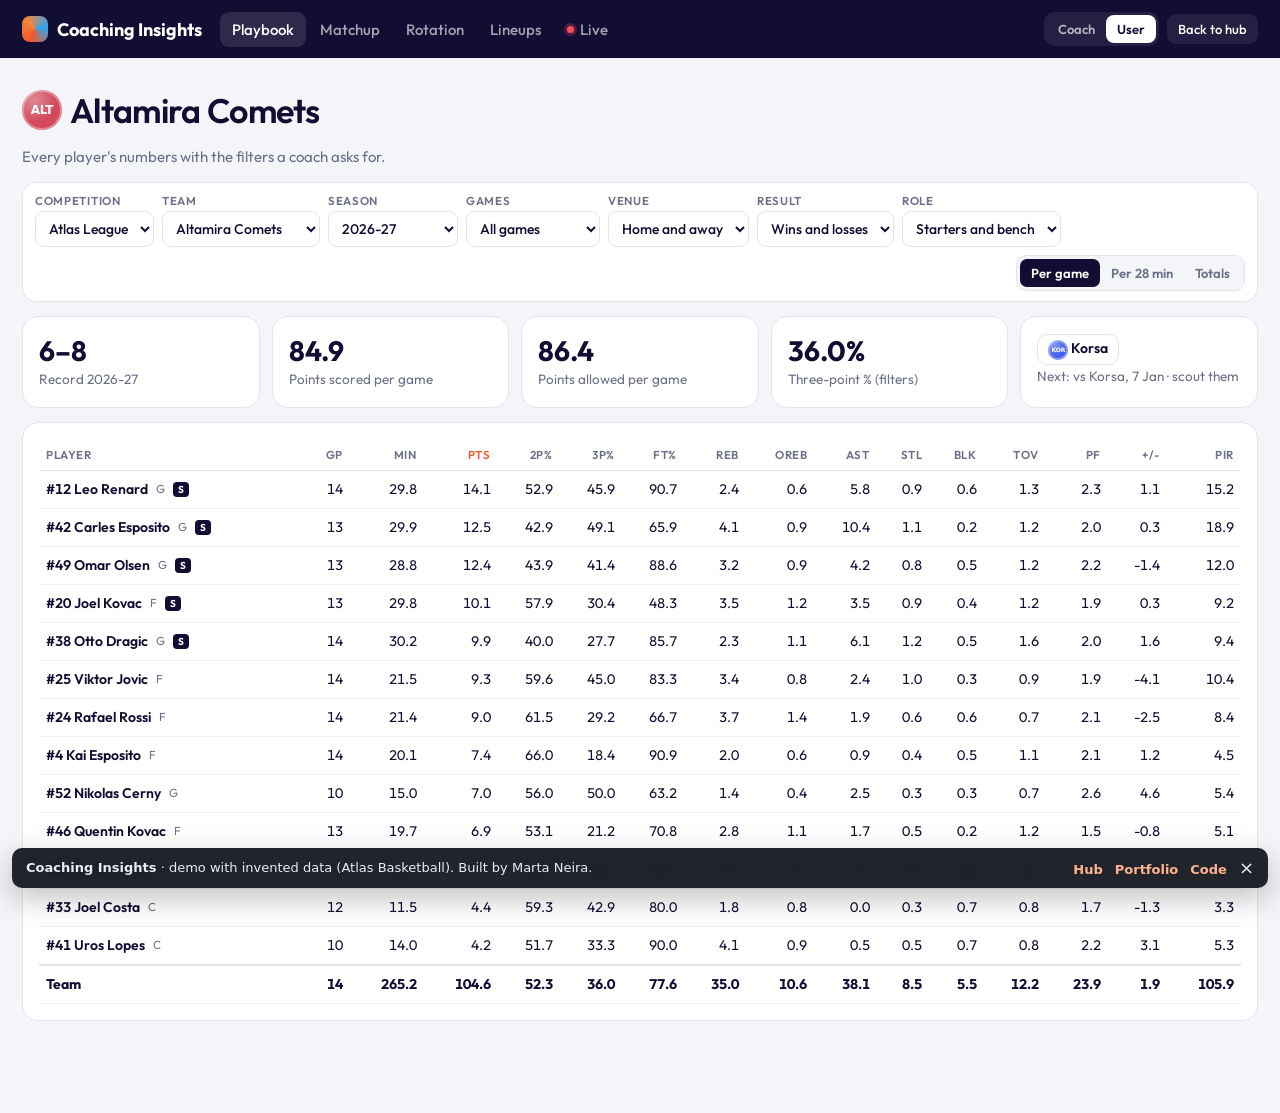
<file: coaching-insights/index.html>
<!DOCTYPE html>
<html lang="en">
<head>
<meta charset="utf-8">
<meta name="viewport" content="width=device-width, initial-scale=1">
<title>Coaching Insights · Atlas Basketball</title>
<link rel="preconnect" href="https://fonts.googleapis.com">
<link rel="preconnect" href="https://fonts.gstatic.com" crossorigin>
<link href="https://fonts.googleapis.com/css2?family=Outfit:wght@300;400;500;600;700;800&display=swap" rel="stylesheet">
<link rel="stylesheet" href="../shared/base.css">
<link rel="stylesheet" href="app.css">
</head>
<body>
<div id="app"></div>
<script src="../shared/atlas.js"></script>
<script src="app.js"></script>
</body>
</html>
</file>
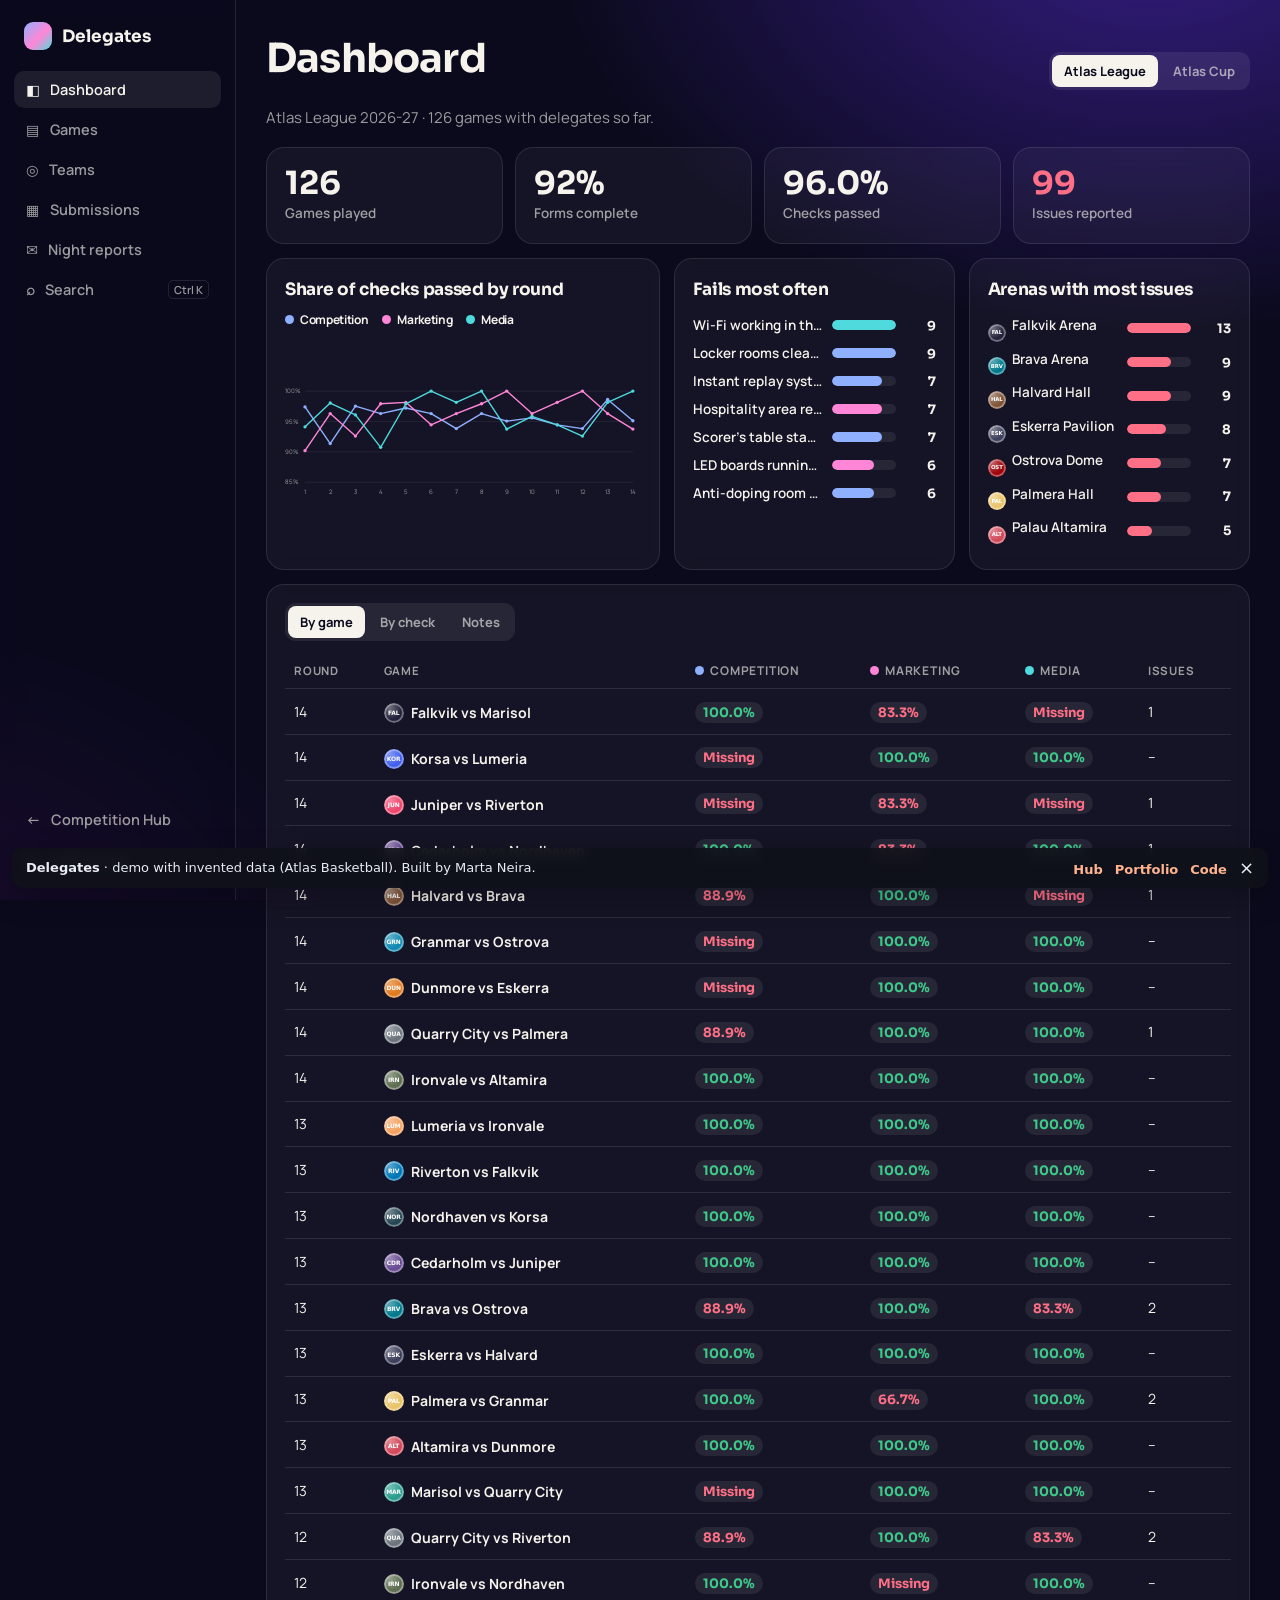
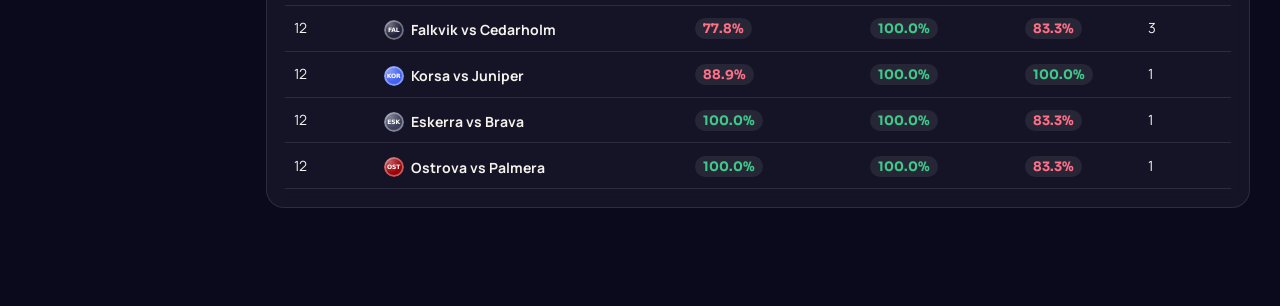
<file: delegates/index.html>
<!DOCTYPE html>
<html lang="en">
<head>
<meta charset="utf-8">
<meta name="viewport" content="width=device-width, initial-scale=1">
<title>Delegates · Atlas Basketball</title>
<link rel="preconnect" href="https://fonts.googleapis.com">
<link rel="preconnect" href="https://fonts.gstatic.com" crossorigin>
<link href="https://fonts.googleapis.com/css2?family=Sora:wght@500;600;700;800&family=Manrope:wght@400;500;600;700&display=swap" rel="stylesheet">
<link rel="stylesheet" href="../shared/base.css">
<link rel="stylesheet" href="app.css">
</head>
<body>
<div id="app"></div>
<script src="../shared/atlas.js"></script>
<script src="app.js"></script>
</body>
</html>
</file>
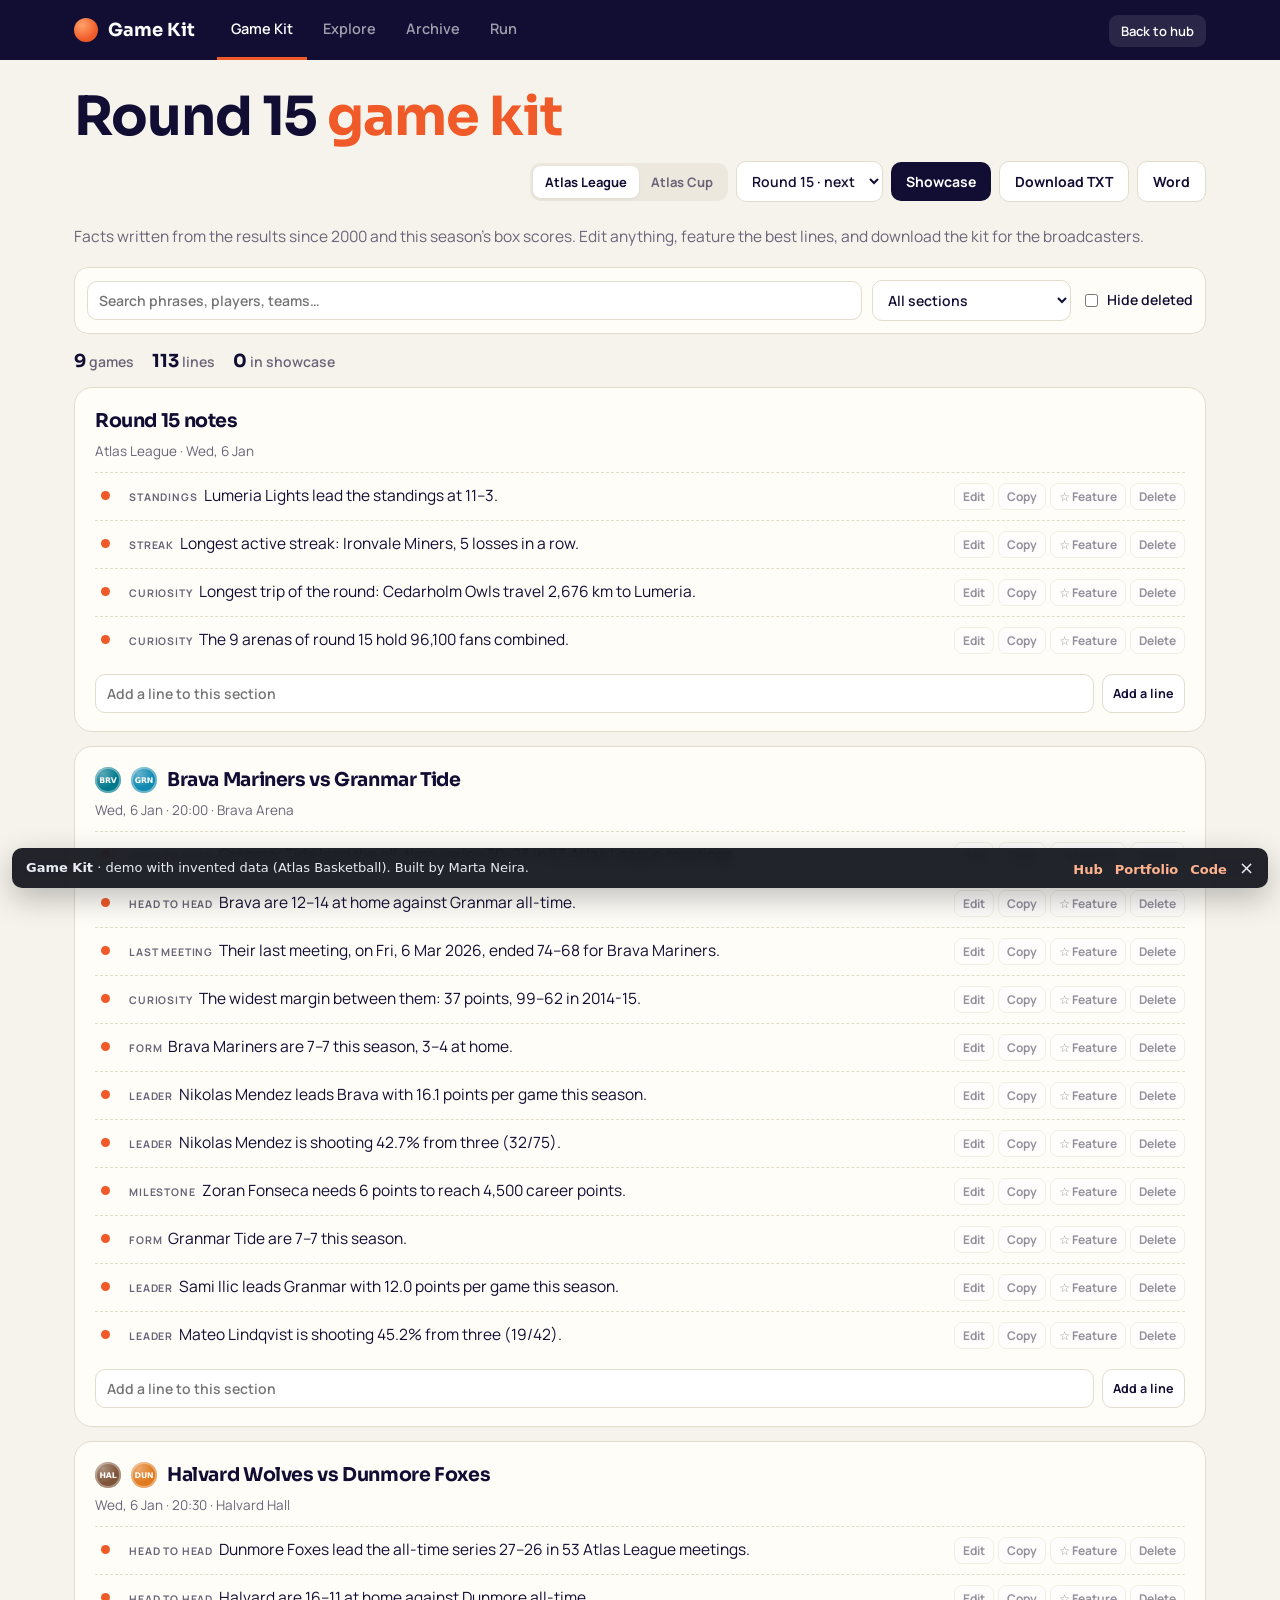
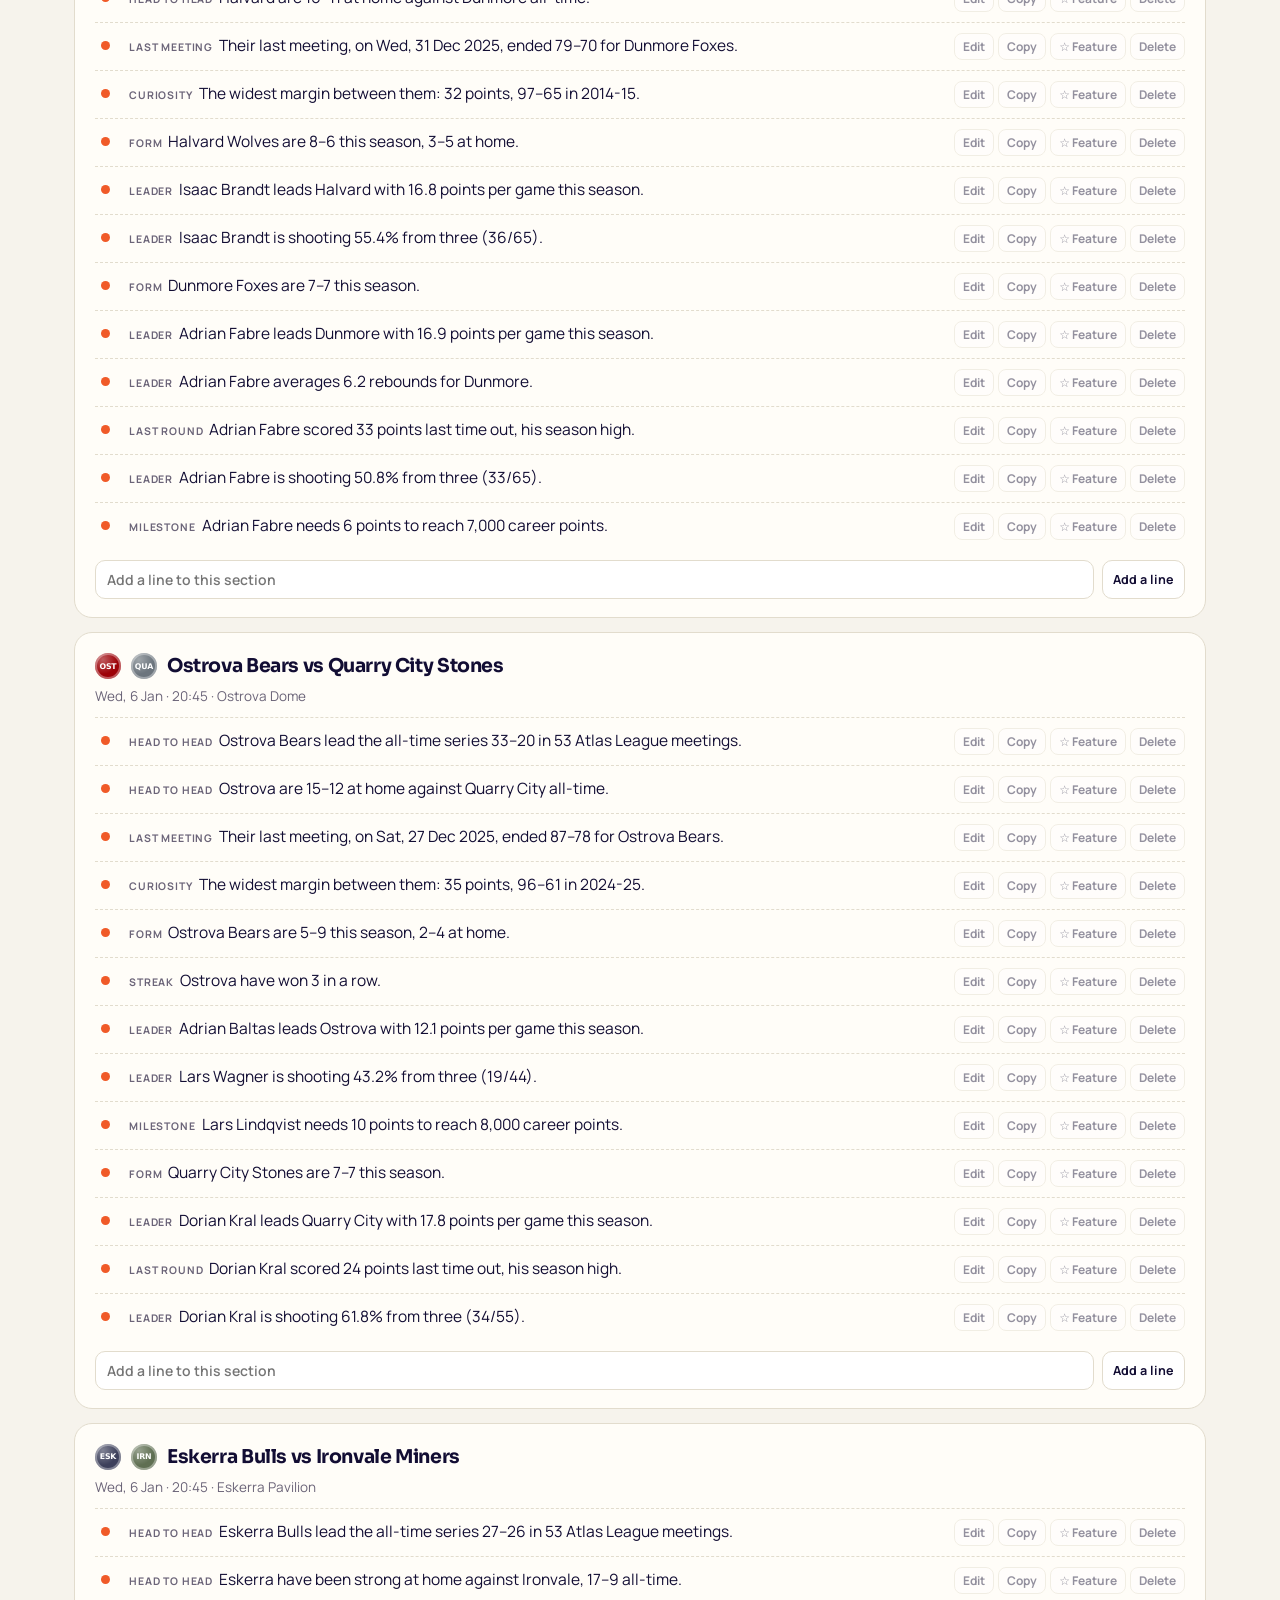
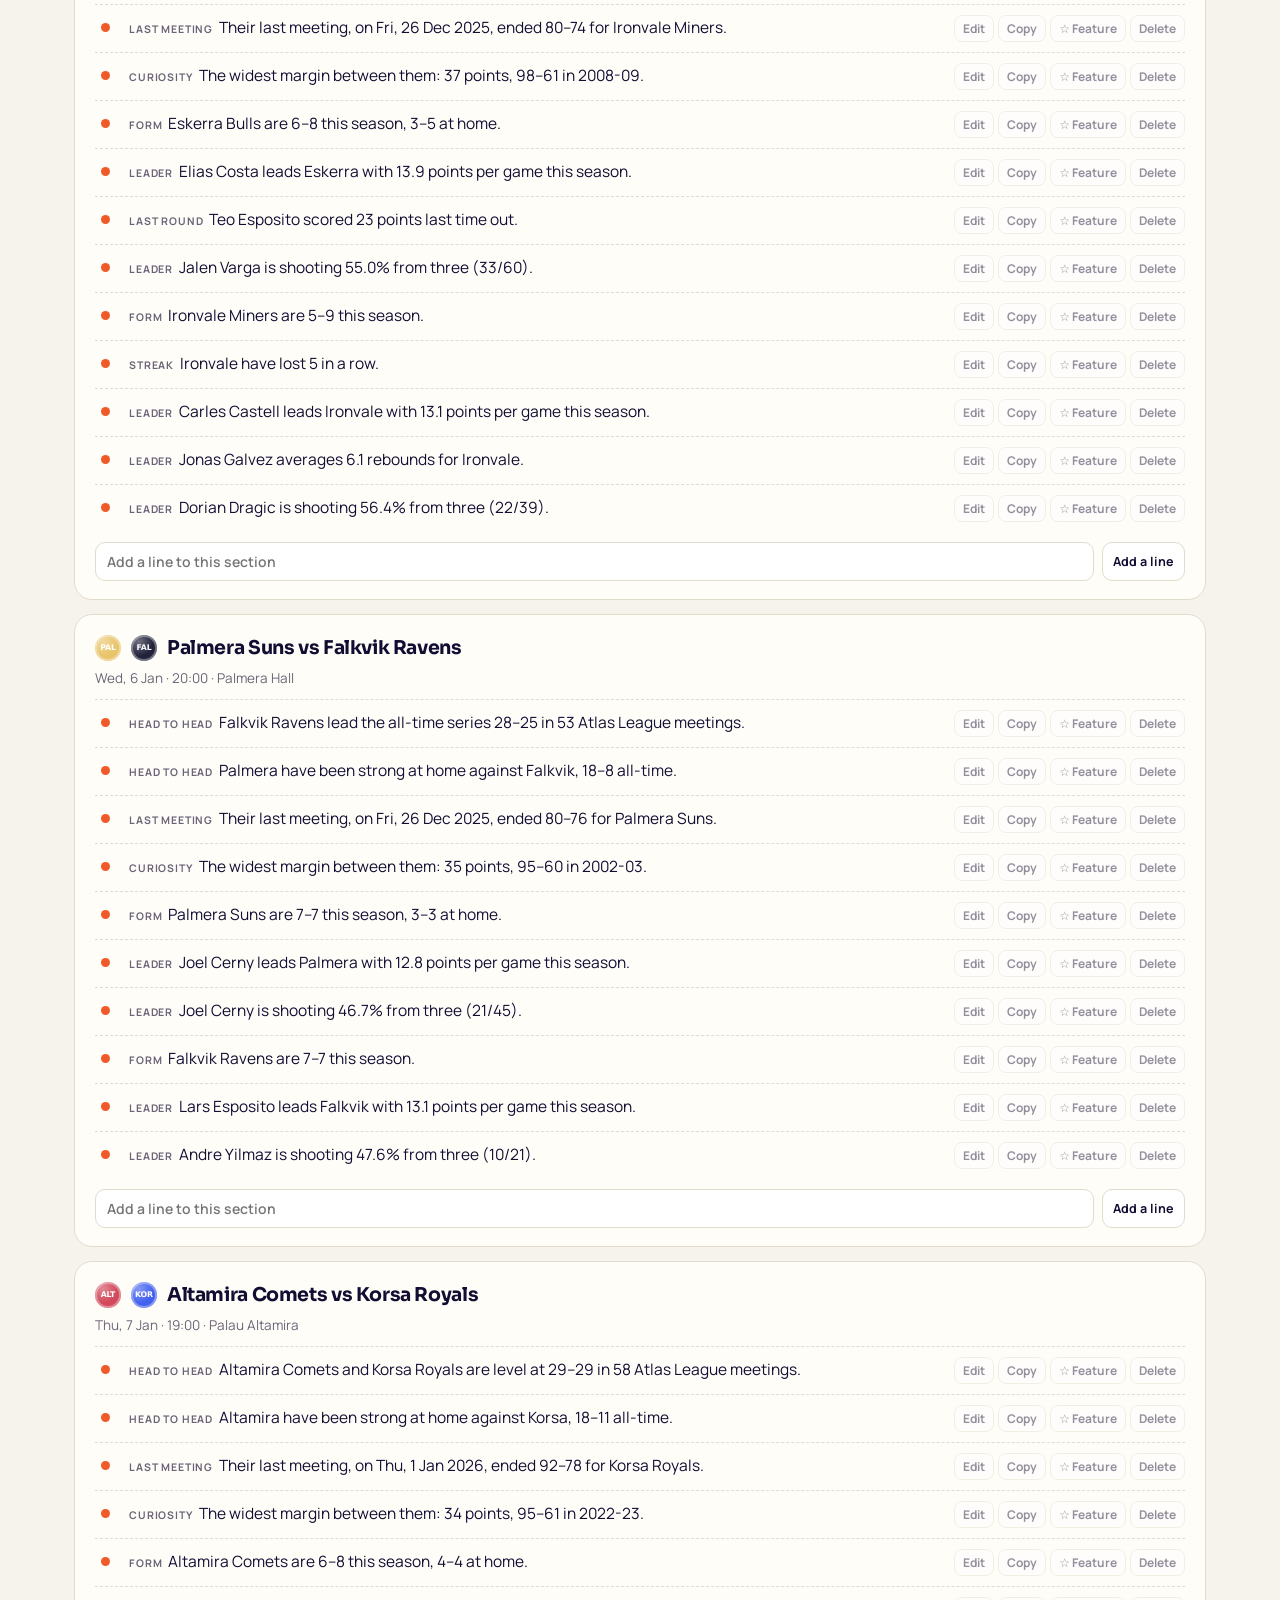
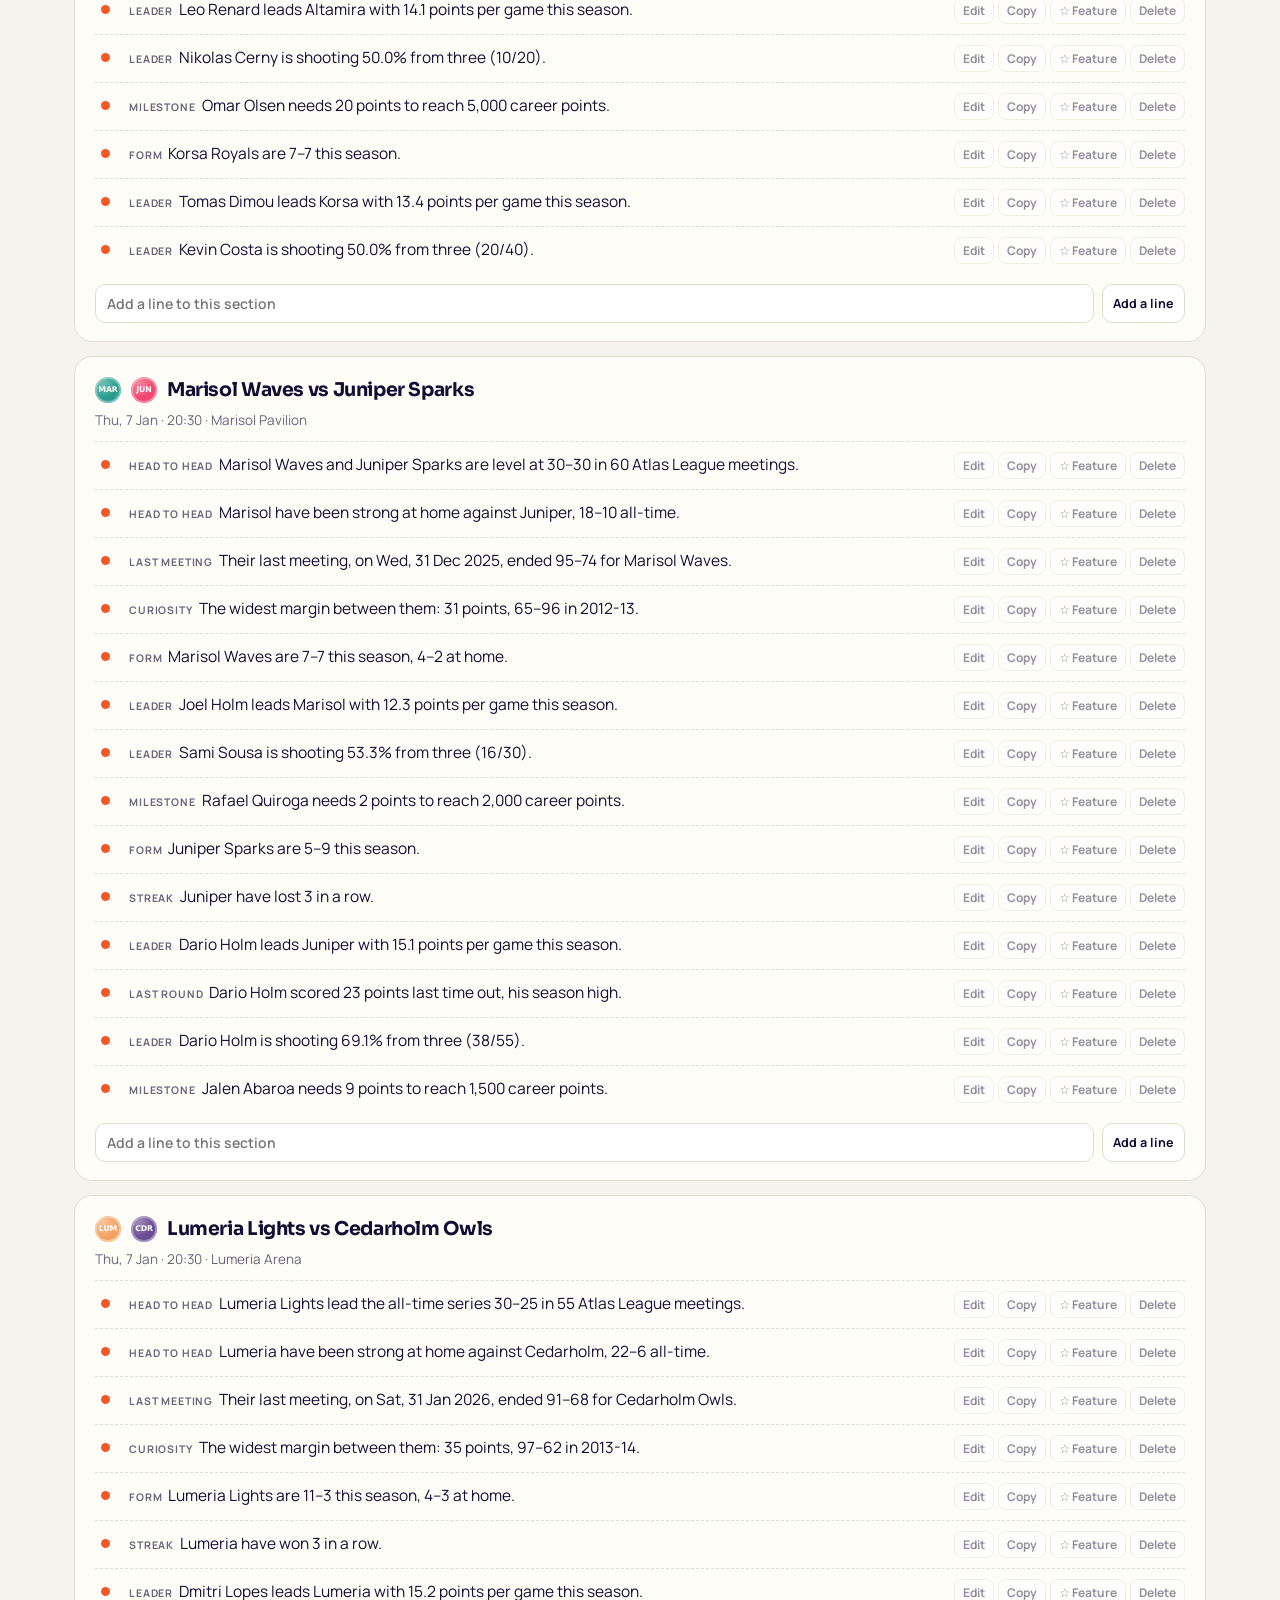
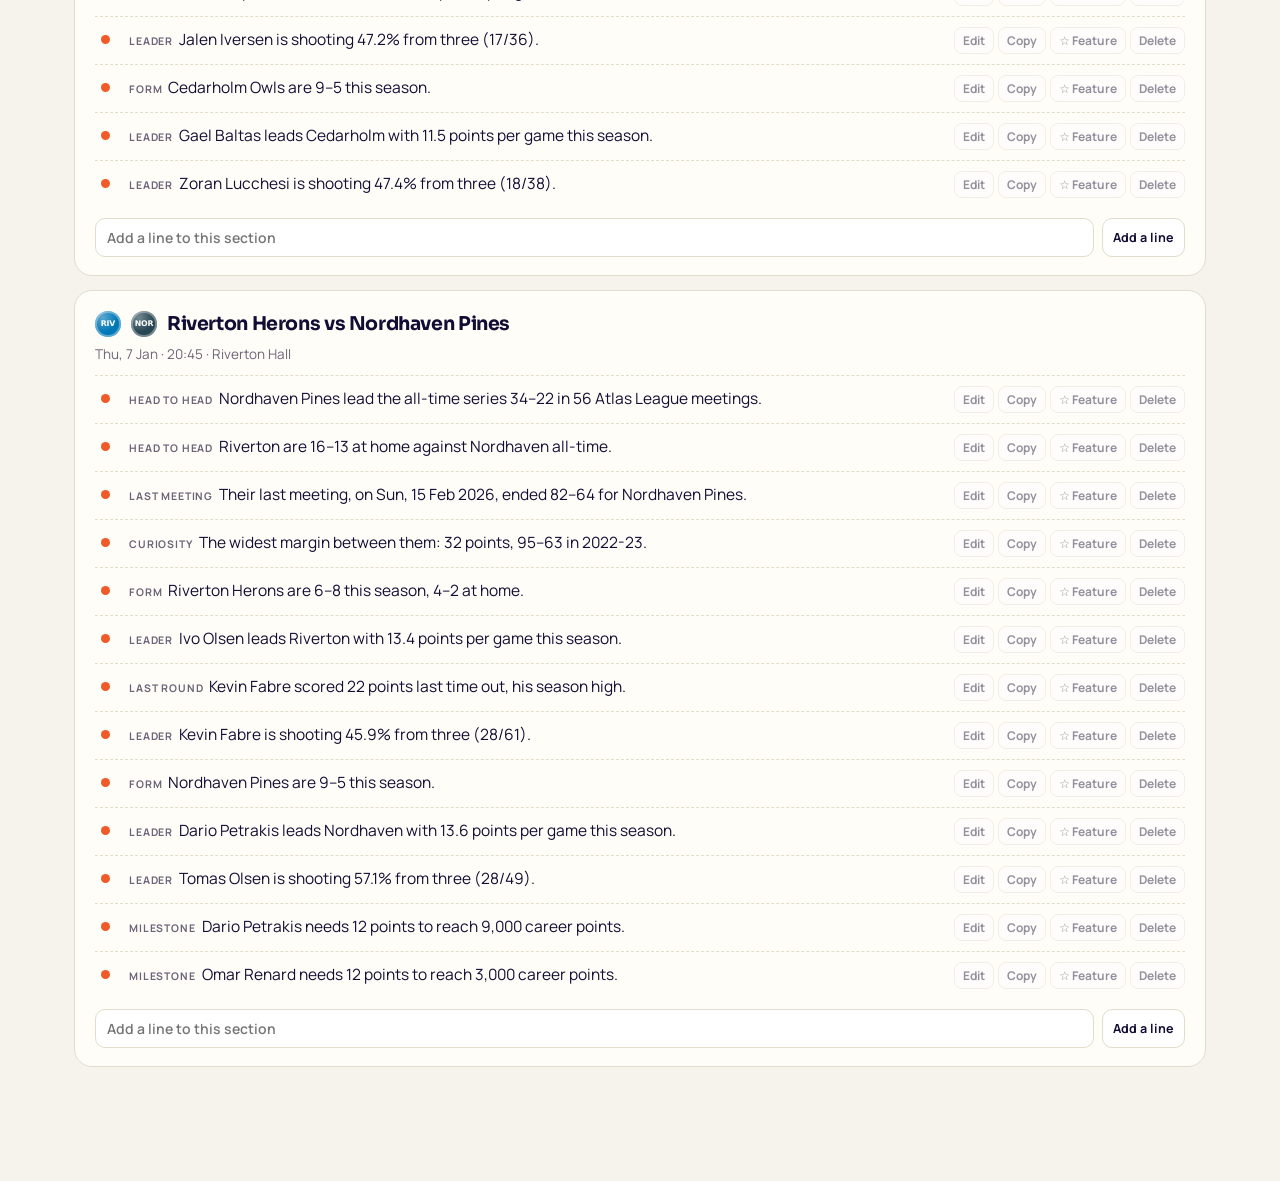
<file: game-kit/index.html>
<!DOCTYPE html>
<html lang="en">
<head>
<meta charset="utf-8">
<meta name="viewport" content="width=device-width, initial-scale=1">
<title>Game Kit · Atlas Basketball</title>
<link rel="preconnect" href="https://fonts.googleapis.com">
<link rel="preconnect" href="https://fonts.gstatic.com" crossorigin>
<link href="https://fonts.googleapis.com/css2?family=Sora:wght@500;600;700;800&family=Manrope:wght@400;500;600;700&display=swap" rel="stylesheet">
<link rel="stylesheet" href="../shared/base.css">
<link rel="stylesheet" href="app.css">
</head>
<body>
<div id="app"></div>
<script src="../shared/atlas.js"></script>
<script src="app.js"></script>
</body>
</html>
</file>
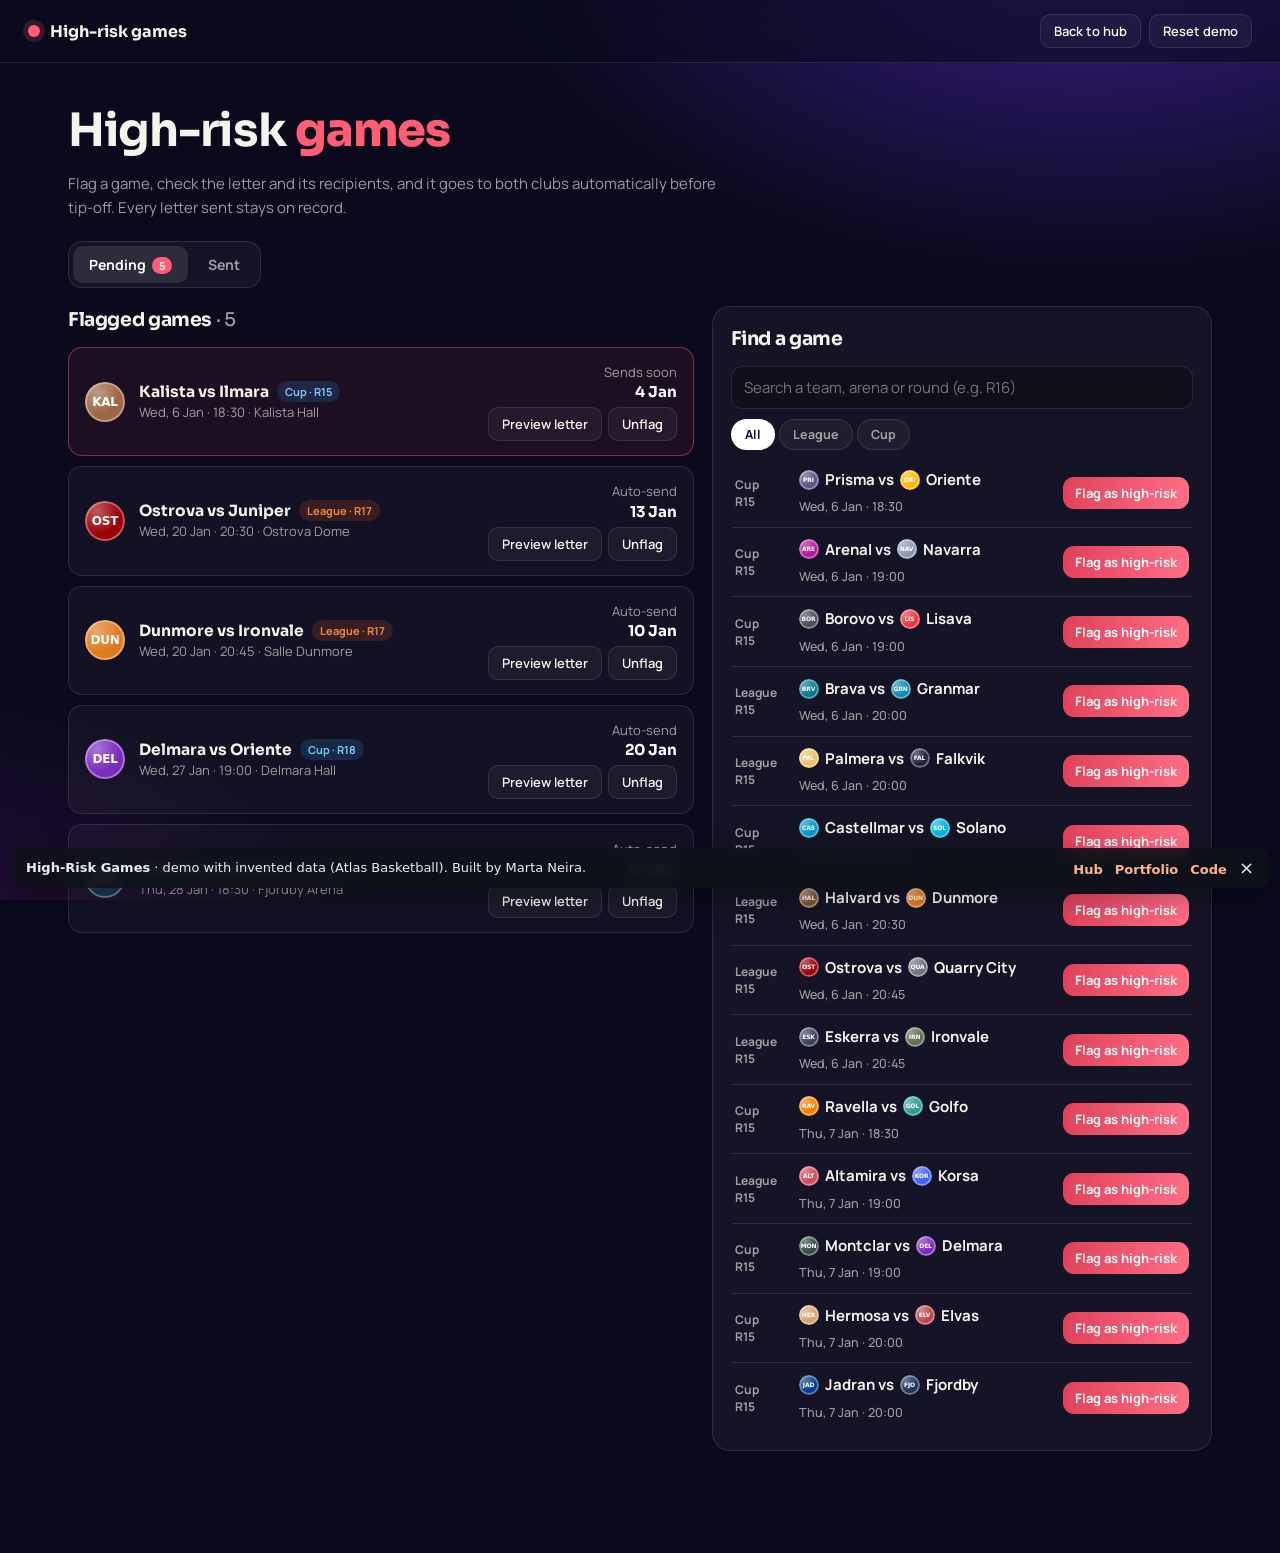
<file: high-risk-games/index.html>
<!DOCTYPE html>
<html lang="en">
<head>
<meta charset="utf-8">
<meta name="viewport" content="width=device-width, initial-scale=1">
<title>High-Risk Games · Atlas Basketball</title>
<link rel="preconnect" href="https://fonts.googleapis.com">
<link rel="preconnect" href="https://fonts.gstatic.com" crossorigin>
<link href="https://fonts.googleapis.com/css2?family=Sora:wght@500;600;700;800&family=Manrope:wght@400;500;600;700&display=swap" rel="stylesheet">
<link rel="stylesheet" href="../shared/base.css">
<link rel="stylesheet" href="app.css">
</head>
<body>
<div id="app"></div>
<script src="../shared/atlas.js"></script>
<script src="app.js"></script>
</body>
</html>
</file>
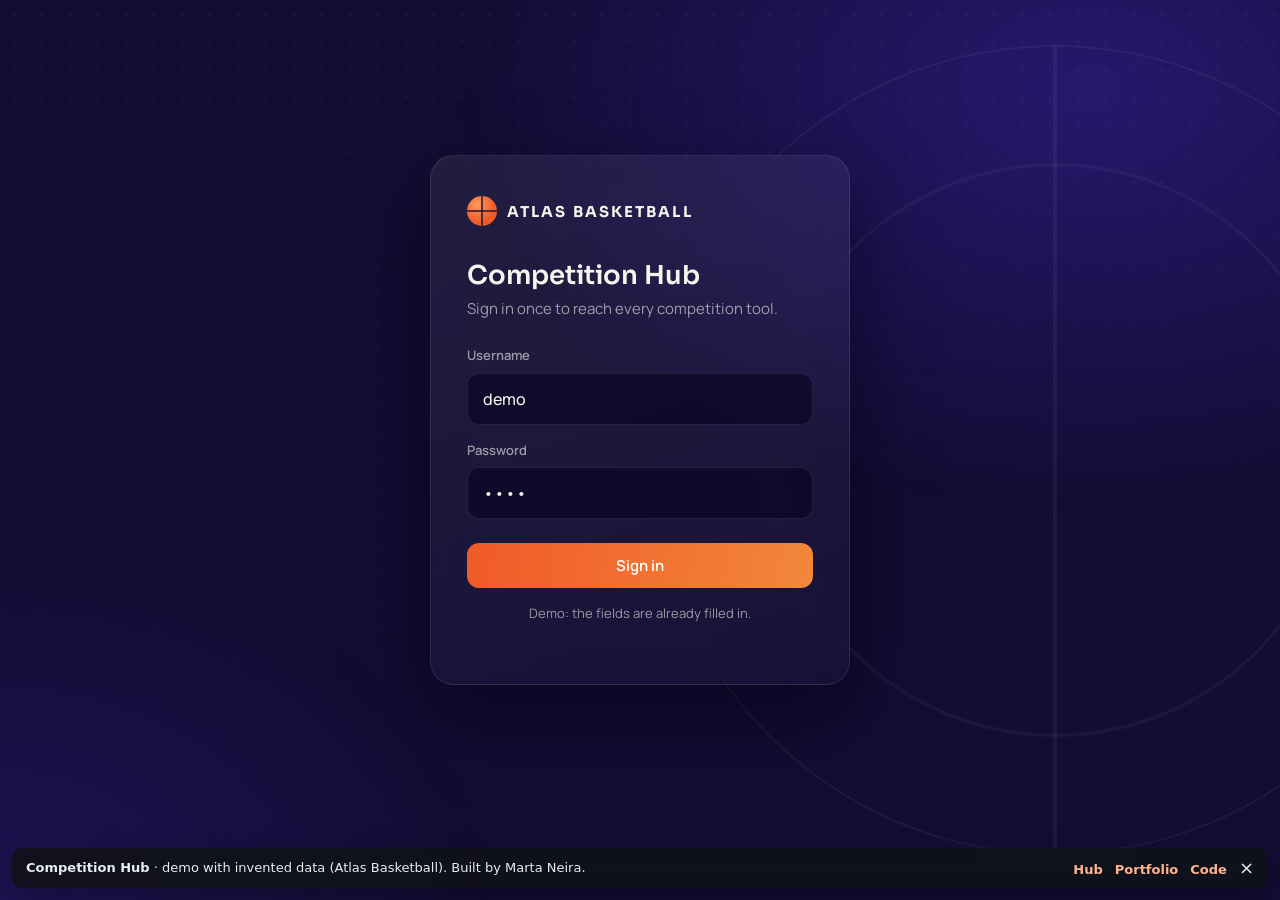
<file: hub/index.html>
<!DOCTYPE html>
<html lang="en">
<head>
<meta charset="utf-8">
<meta name="viewport" content="width=device-width, initial-scale=1">
<title>Competition Hub · Atlas Basketball</title>
<link rel="preconnect" href="https://fonts.googleapis.com">
<link rel="preconnect" href="https://fonts.gstatic.com" crossorigin>
<link href="https://fonts.googleapis.com/css2?family=Sora:wght@300;600;700&family=Manrope:wght@400;500;600;700&display=swap" rel="stylesheet">
<link rel="stylesheet" href="../shared/base.css">
<link rel="stylesheet" href="hub.css">
</head>
<body>
<div class="backdrop" aria-hidden="true"><div class="ball"><div class="sweep"></div></div></div>
<div class="shell" id="app"></div>
<script src="../shared/atlas.js"></script>
<script src="hub.js"></script>
</body>
</html>
</file>
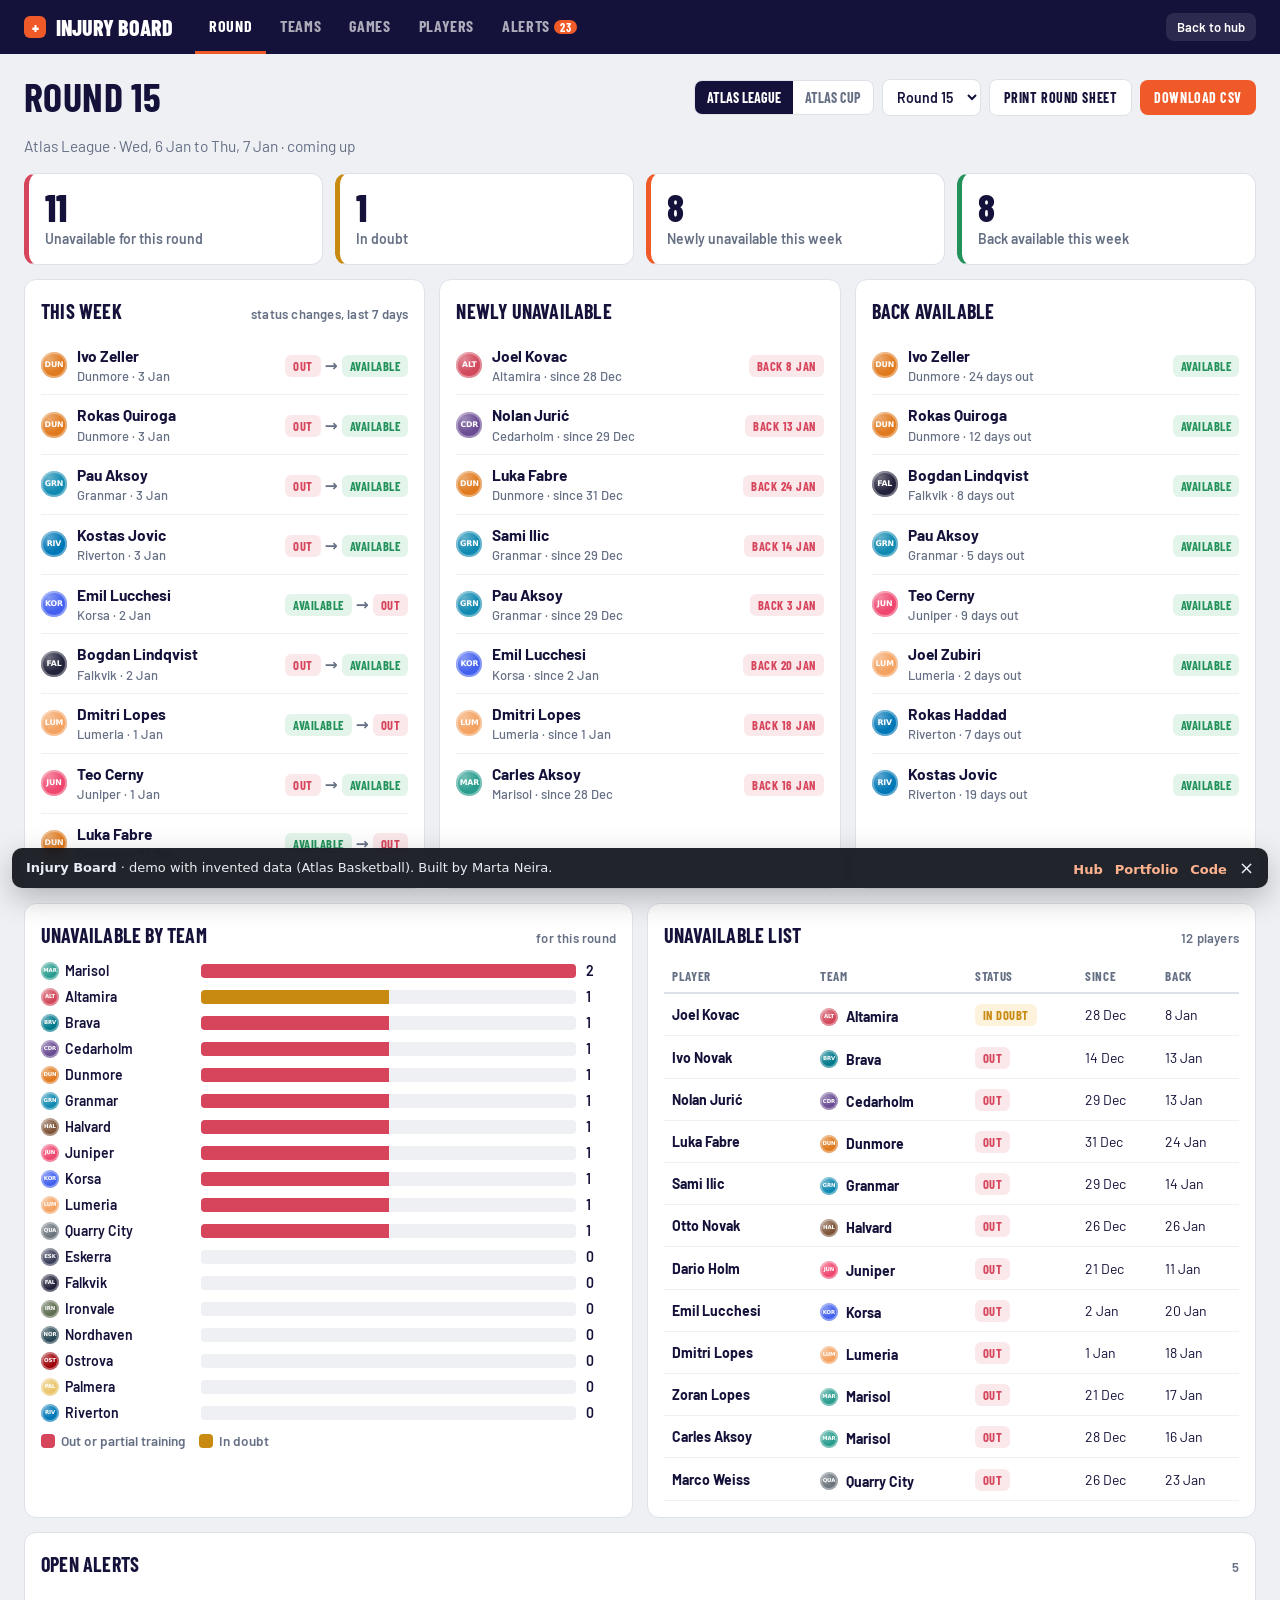
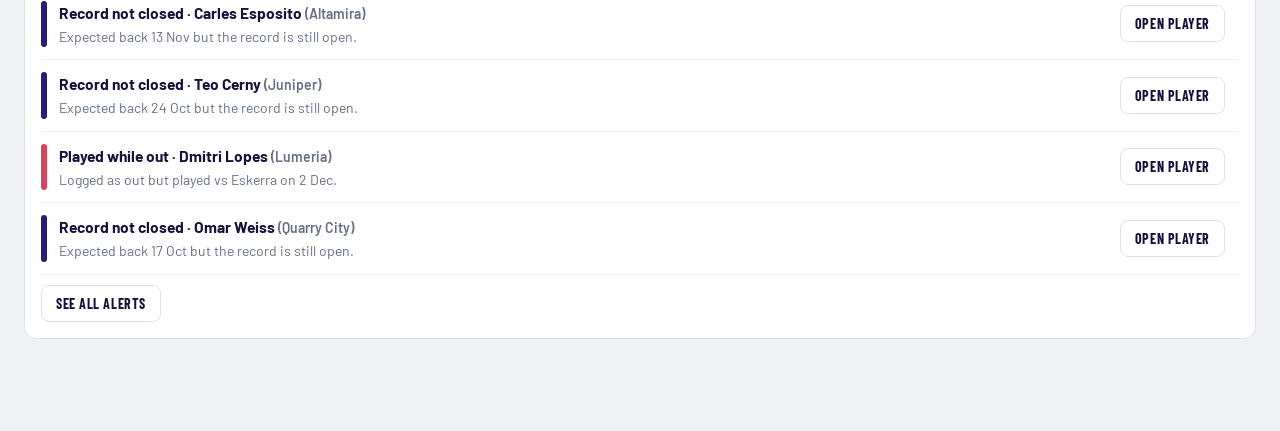
<file: injury-board/index.html>
<!DOCTYPE html>
<html lang="en">
<head>
<meta charset="utf-8">
<meta name="viewport" content="width=device-width, initial-scale=1">
<title>Injury Board · Atlas Basketball</title>
<link rel="preconnect" href="https://fonts.googleapis.com">
<link rel="preconnect" href="https://fonts.gstatic.com" crossorigin>
<link href="https://fonts.googleapis.com/css2?family=Barlow:wght@400;500;600;700&family=Barlow+Condensed:wght@600;700;800&display=swap" rel="stylesheet">
<link rel="stylesheet" href="../shared/base.css">
<link rel="stylesheet" href="app.css">
</head>
<body>
<div id="app"></div>
<script src="../shared/atlas.js"></script>
<script src="app.js"></script>
</body>
</html>
</file>
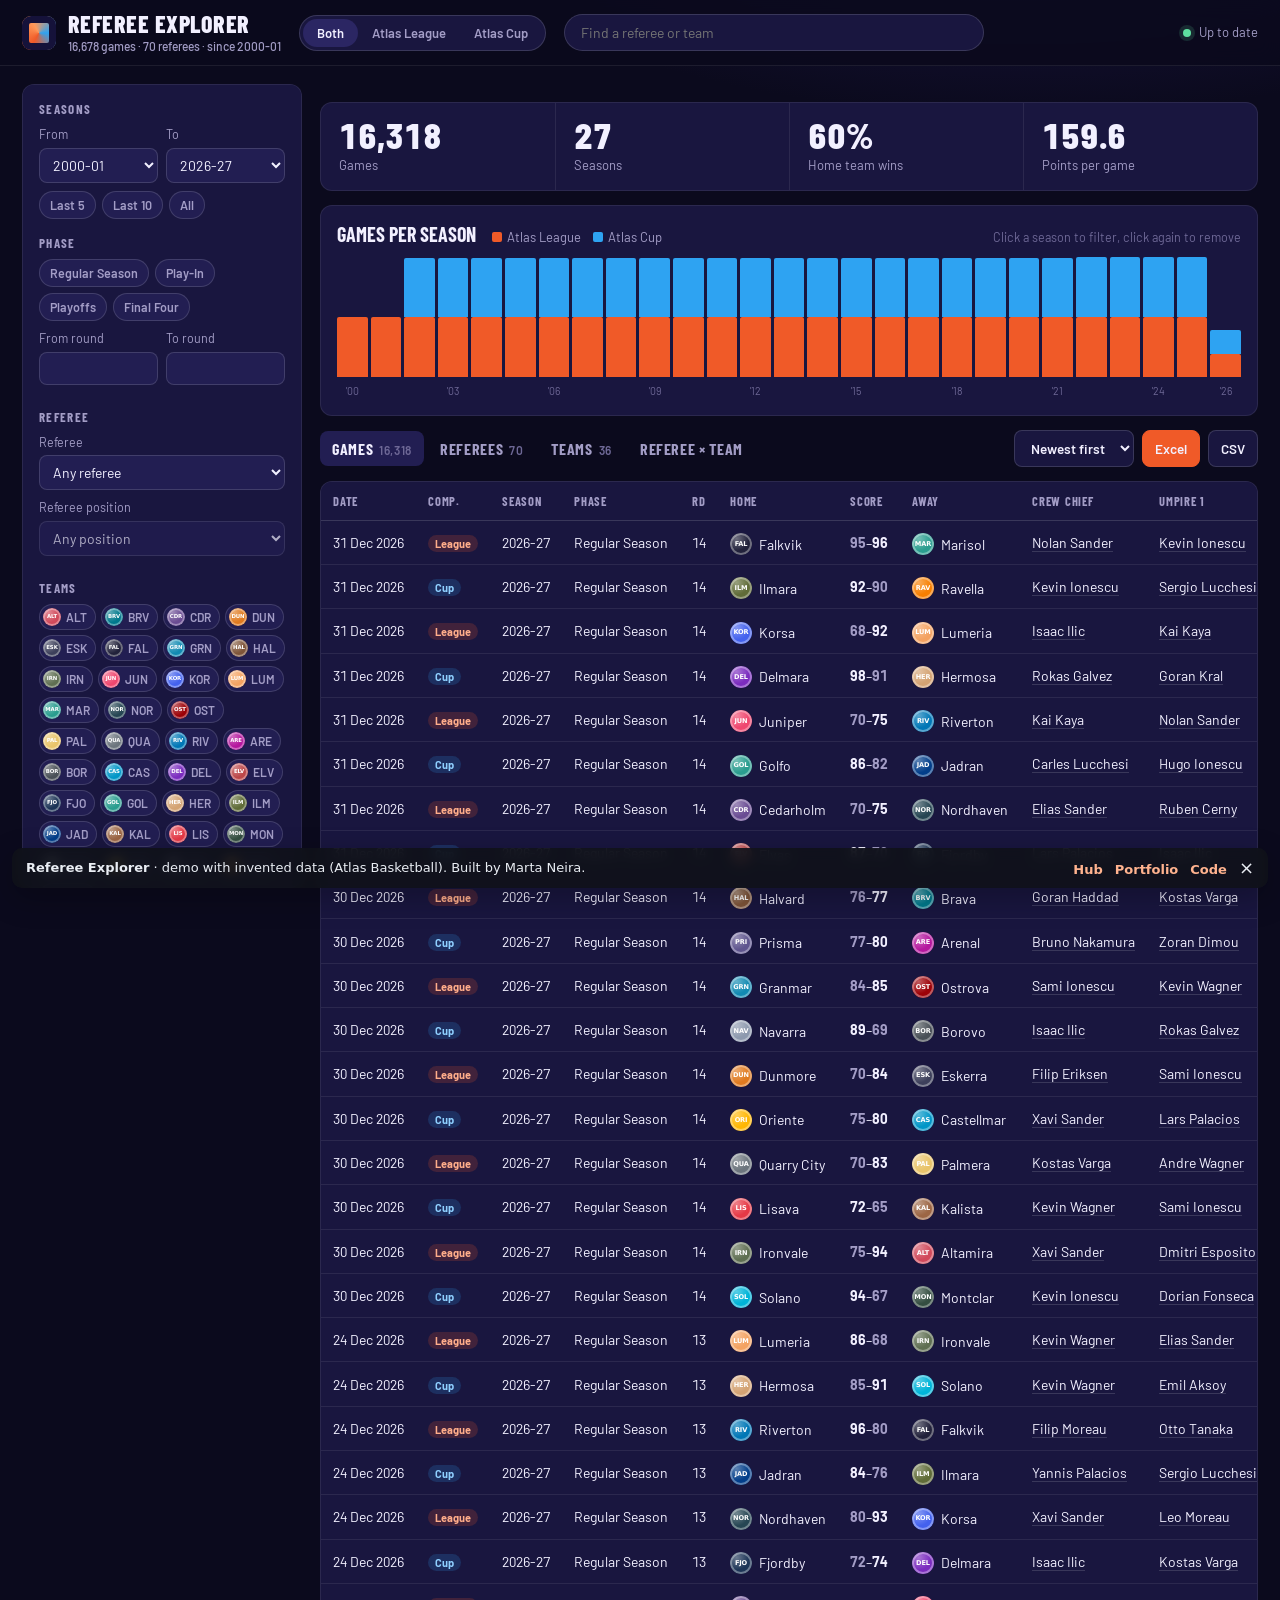
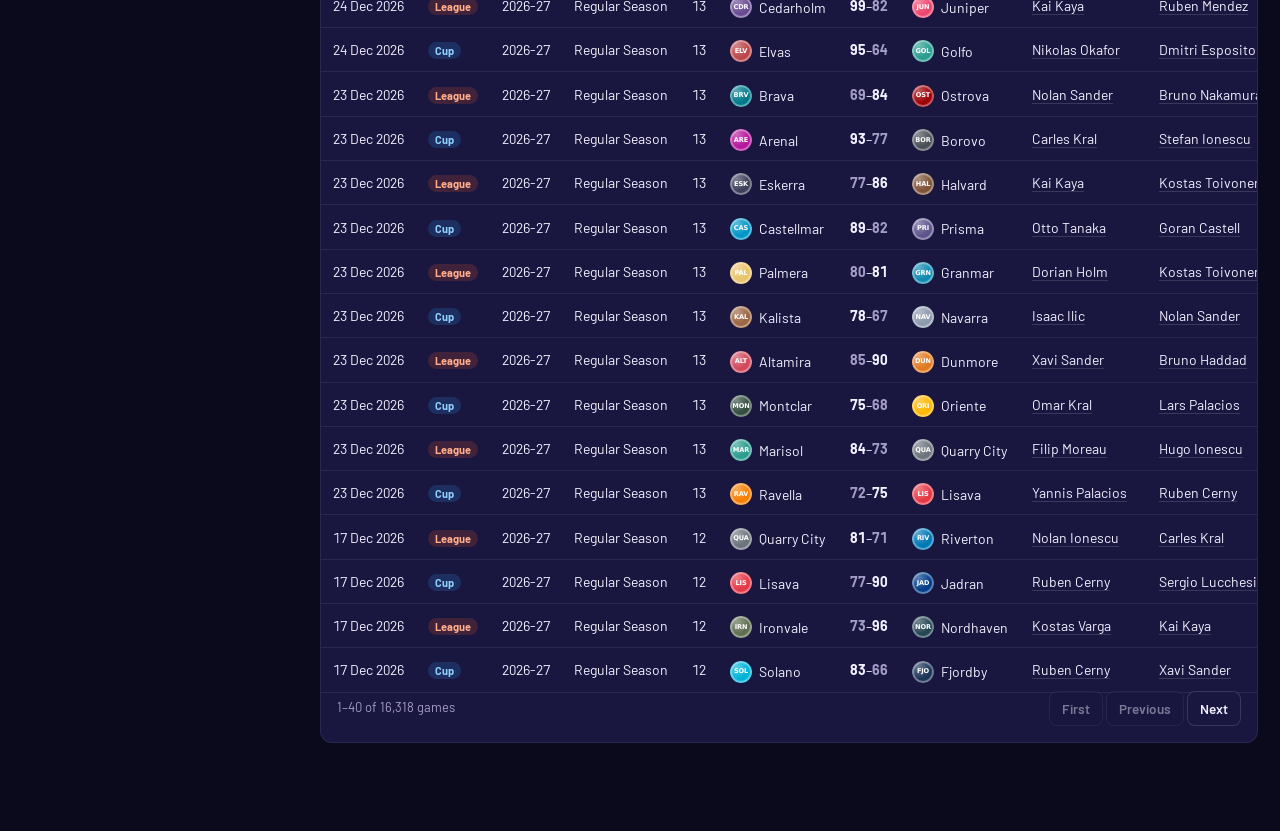
<file: referee-explorer/index.html>
<!DOCTYPE html>
<html lang="en">
<head>
<meta charset="utf-8">
<meta name="viewport" content="width=device-width, initial-scale=1">
<title>Referee Explorer · Atlas League & Atlas Cup</title>
<link rel="preconnect" href="https://fonts.googleapis.com">
<link rel="preconnect" href="https://fonts.gstatic.com" crossorigin>
<link href="https://fonts.googleapis.com/css2?family=Barlow:wght@400;500;600;700&family=Barlow+Condensed:wght@600;700;800&display=swap" rel="stylesheet">
<link rel="stylesheet" href="../shared/base.css">
<link rel="stylesheet" href="app.css">
</head>
<body>
<div class="loader" id="loader" role="status">
  <div class="box">
    <h2>Loading every season</h2>
    <p>Atlas League games since 2000-01 and Atlas Cup since 2002-03. The first visit builds everything; after that it starts from the saved copy.</p>
    <div class="prog"><div id="prog"></div></div>
    <div class="count" id="progCount">Connecting to the games API</div>
  </div>
</div>
<header class="topbar">
  <div class="brand"><span class="mark" aria-hidden="true"></span><h1>Referee Explorer<span id="statusLine">Loading</span></h1></div>
  <div class="comp-switch" id="compSwitch" role="group" aria-label="Competition"></div>
  <div class="gsearch">
    <input id="gq" type="search" placeholder="Find a referee or team" autocomplete="off" aria-label="Find a referee or team">
    <div class="results" id="gres" role="listbox"></div>
  </div>
  <div class="status"><span class="dot"></span><span id="statusText">Up to date</span></div>
</header>
<div class="shell">
  <aside class="rail" id="rail" aria-label="Filters"></aside>
  <main>
    <div class="chips" id="chips"></div>
    <div class="card kpis" id="kpis"></div>
    <div class="card timeline">
      <div class="timeline-head"><h2>Games per season</h2>
        <div class="legend"><span><i style="background:var(--el)"></i>Atlas League</span><span><i style="background:var(--ec)"></i>Atlas Cup</span></div>
        <span class="tip">Click a season to filter, click again to remove</span></div>
      <div id="timeline"></div>
    </div>
    <div class="toolbar">
      <div class="tabs" role="tablist" id="tabs"></div>
      <div class="right">
        <select class="btn" id="sort" aria-label="Sort games"><option value="desc">Newest first</option><option value="asc">Oldest first</option></select>
        <button class="btn primary" id="exportXlsx" type="button" title="Excel-friendly CSV with one row per game">Excel</button>
        <button class="btn" id="export" type="button" title="Plain CSV, comma separated">CSV</button>
      </div>
    </div>
    <div class="card" id="view"></div>
  </main>
</div>
<div class="scrim" id="scrim"></div>
<aside class="drawer" id="drawer" aria-label="Profile" aria-hidden="true"></aside>
<script src="../shared/atlas.js"></script>
<script src="app.js"></script>
</body>
</html>
</file>
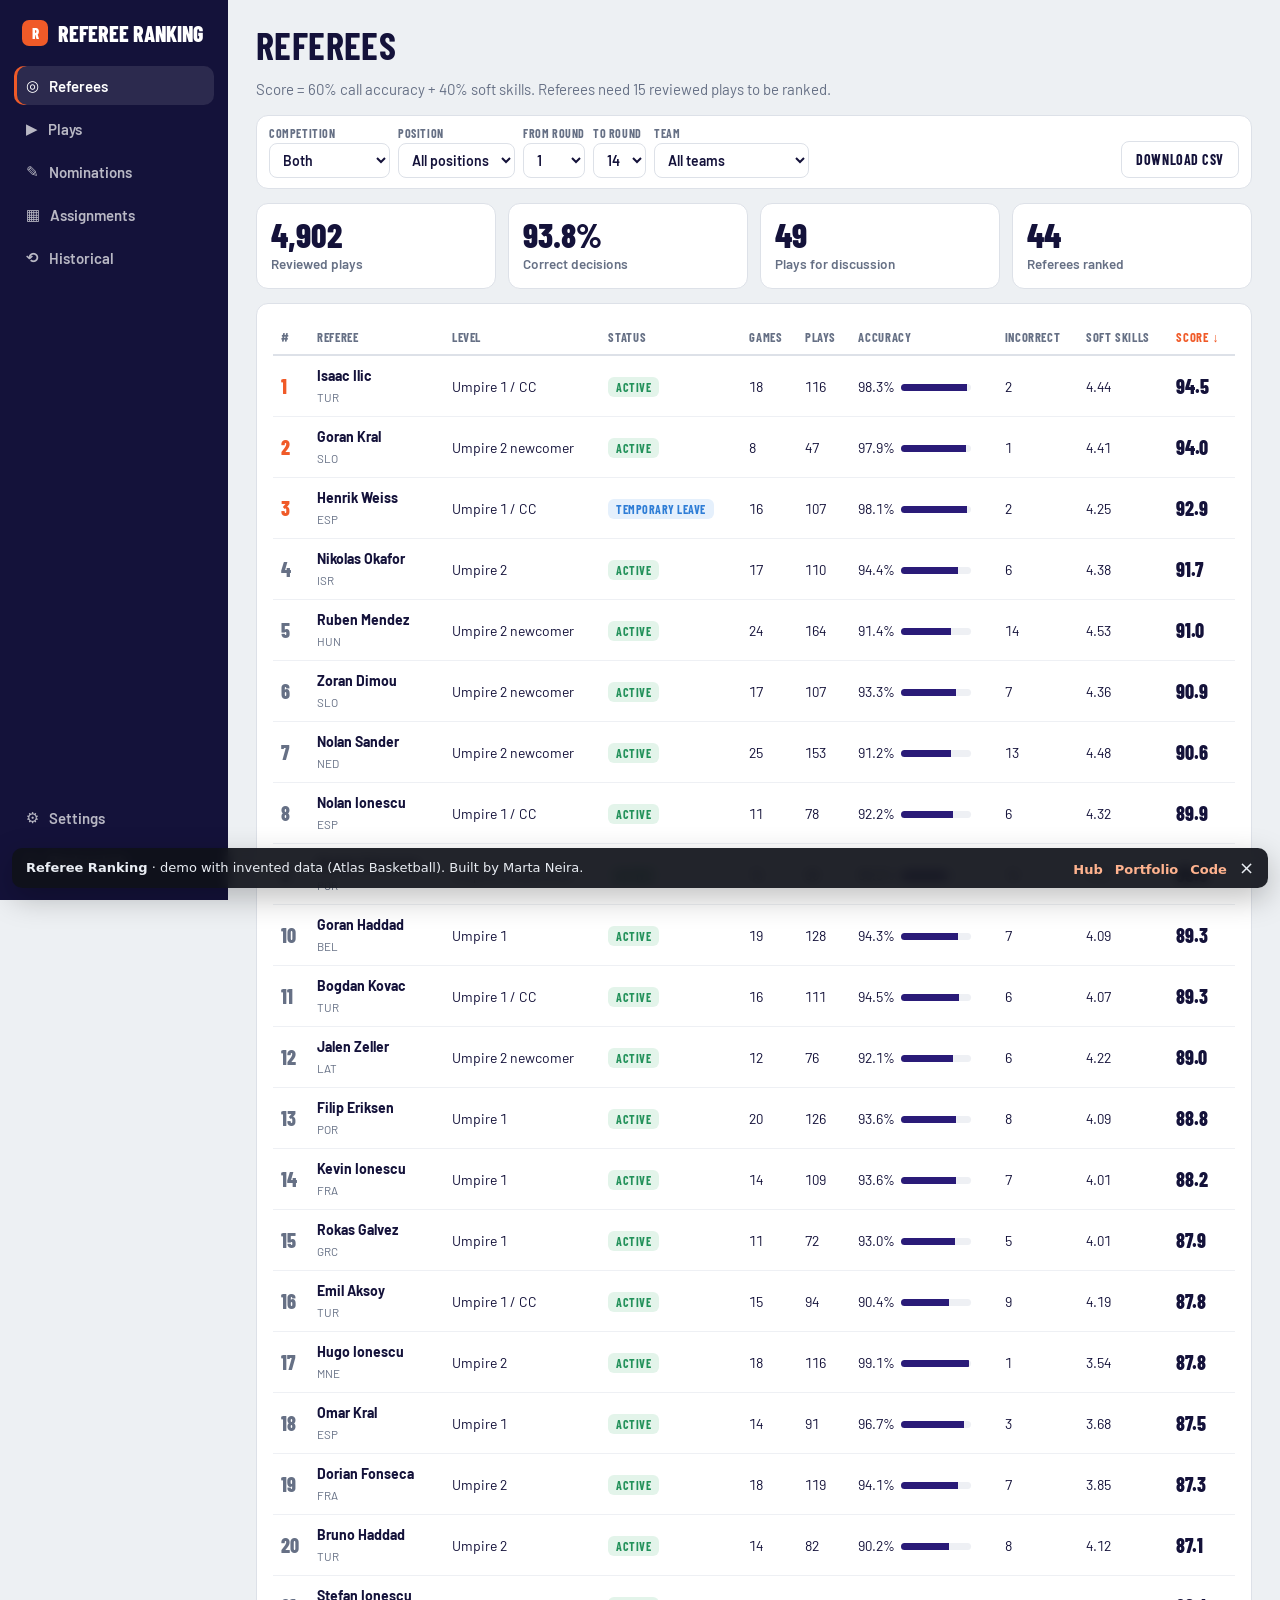
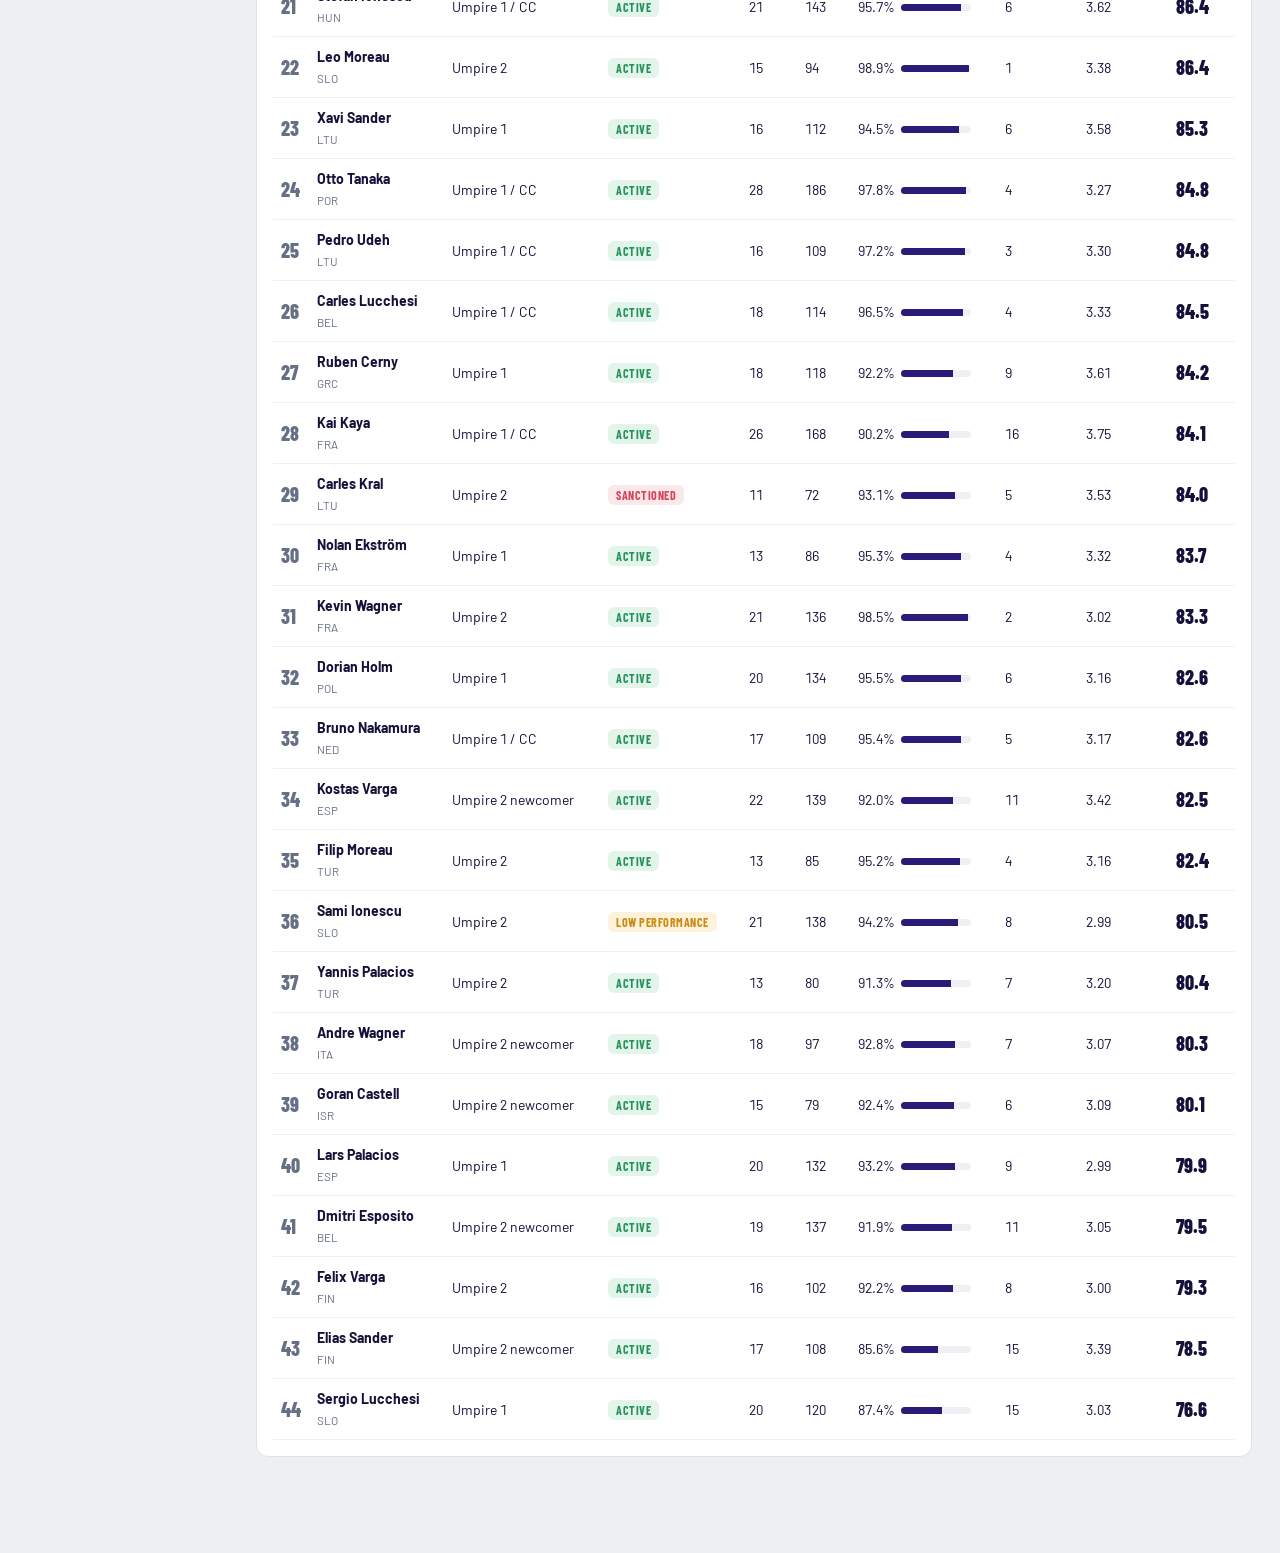
<file: referee-ranking/index.html>
<!DOCTYPE html>
<html lang="en">
<head>
<meta charset="utf-8">
<meta name="viewport" content="width=device-width, initial-scale=1">
<title>Referee Ranking · Atlas Basketball</title>
<link rel="preconnect" href="https://fonts.googleapis.com">
<link rel="preconnect" href="https://fonts.gstatic.com" crossorigin>
<link href="https://fonts.googleapis.com/css2?family=Barlow:wght@400;500;600;700&family=Barlow+Condensed:wght@600;700;800&display=swap" rel="stylesheet">
<link rel="stylesheet" href="../shared/base.css">
<link rel="stylesheet" href="app.css">
</head>
<body>
<div id="app"></div>
<script src="../shared/atlas.js"></script>
<script src="app.js"></script>
</body>
</html>
</file>
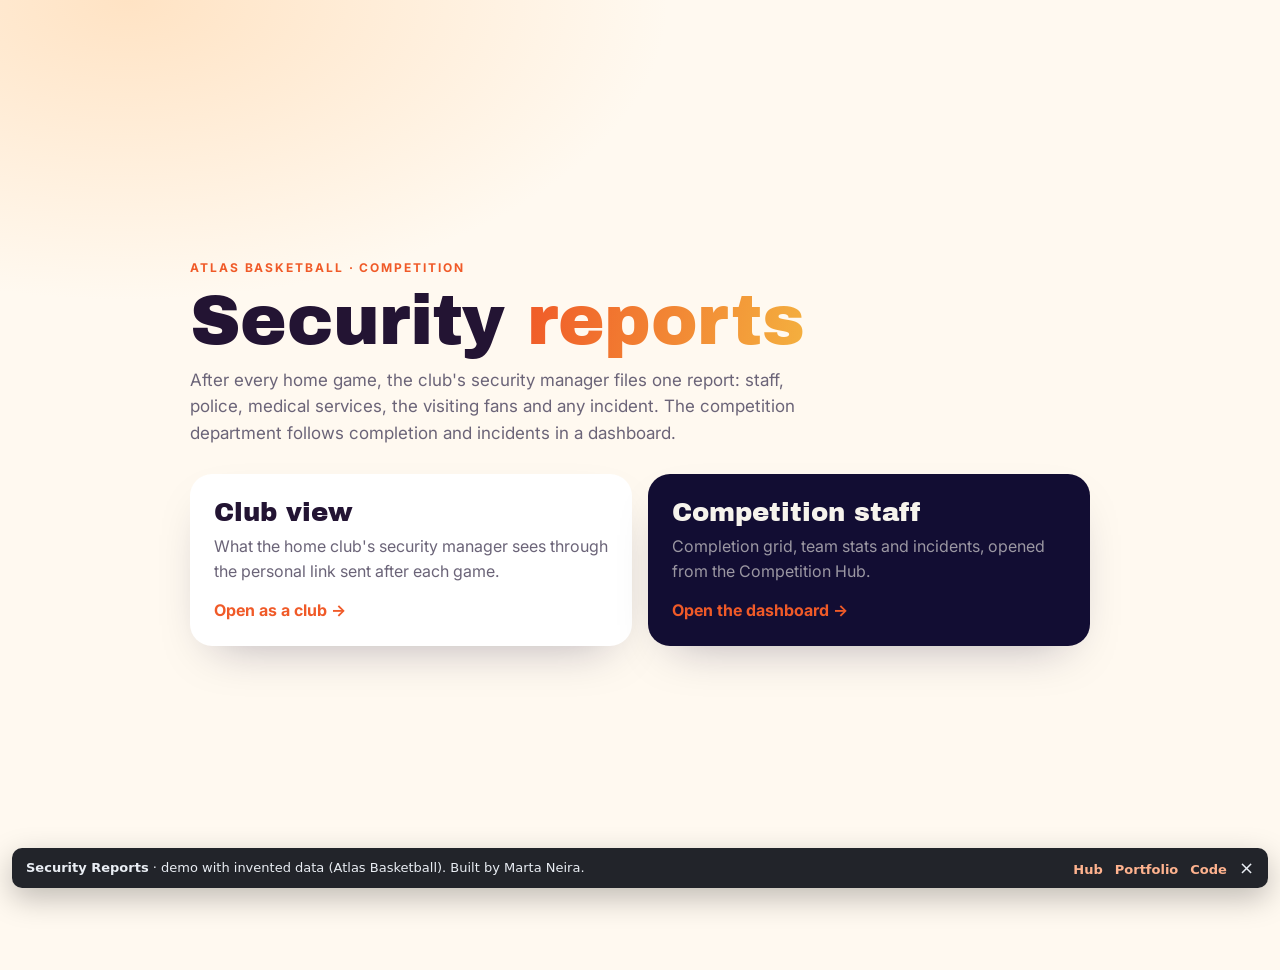
<file: security-report/index.html>
<!DOCTYPE html>
<html lang="en">
<head>
<meta charset="utf-8">
<meta name="viewport" content="width=device-width, initial-scale=1">
<title>Security Reports · Atlas Basketball</title>
<link rel="preconnect" href="https://fonts.googleapis.com">
<link rel="preconnect" href="https://fonts.gstatic.com" crossorigin>
<link href="https://fonts.googleapis.com/css2?family=Archivo+Black&family=Inter:wght@400;500;600;700&family=Sora:wght@300;400;600;700&family=Manrope:wght@400;500;600;700&display=swap" rel="stylesheet">
<link rel="stylesheet" href="../shared/base.css">
<link rel="stylesheet" href="app.css">
</head>
<body>
<div id="app"></div>
<script src="../shared/atlas.js"></script>
<script src="app.js"></script>
</body>
</html>
</file>
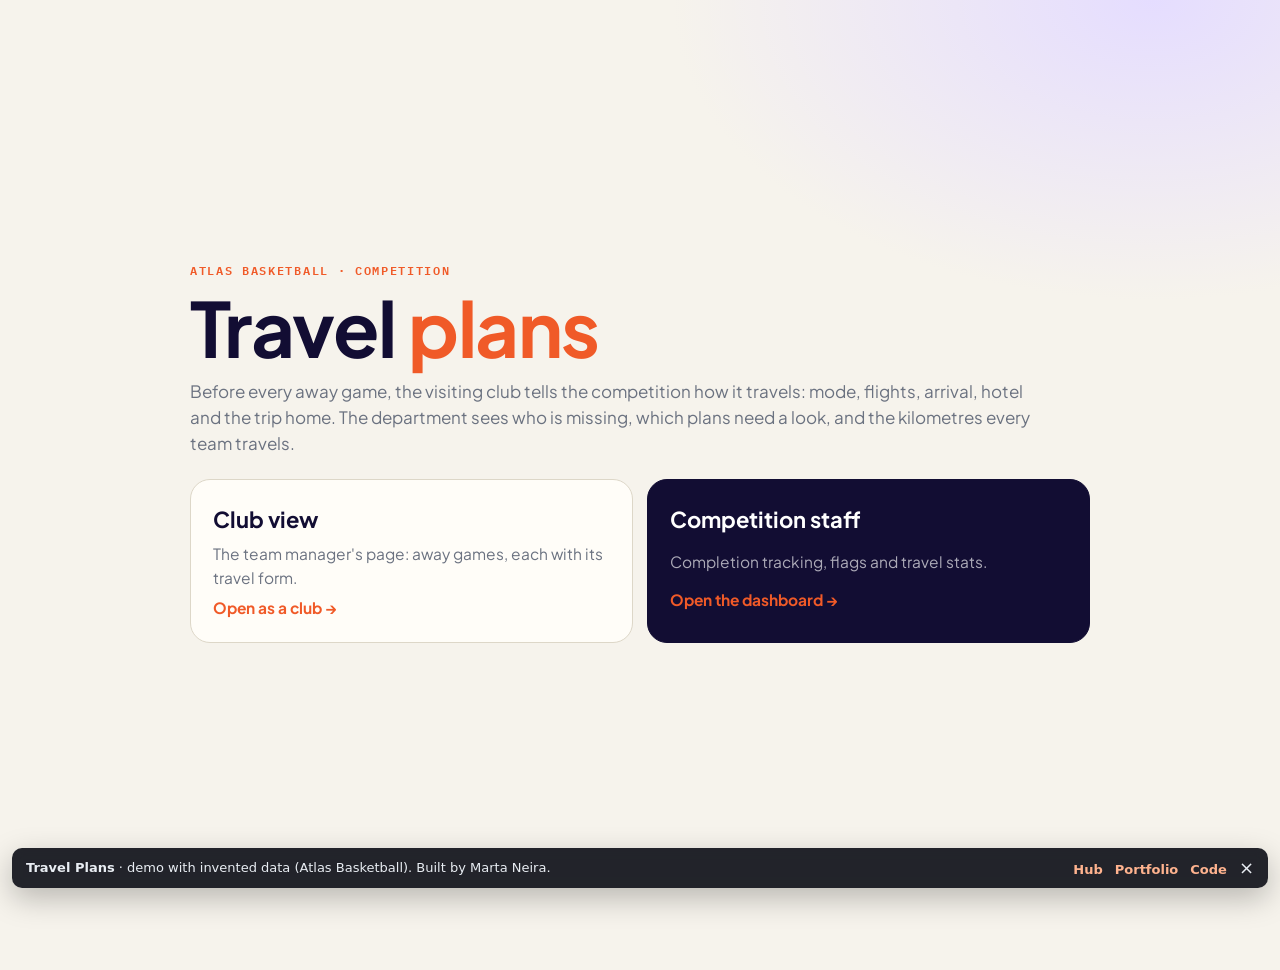
<file: travel-plans/index.html>
<!DOCTYPE html>
<html lang="en">
<head>
<meta charset="utf-8">
<meta name="viewport" content="width=device-width, initial-scale=1">
<title>Travel Plans · Atlas Basketball</title>
<link rel="preconnect" href="https://fonts.googleapis.com">
<link rel="preconnect" href="https://fonts.gstatic.com" crossorigin>
<link href="https://fonts.googleapis.com/css2?family=Plus+Jakarta+Sans:wght@400;500;600;700;800&family=IBM+Plex+Mono:wght@500;600&display=swap" rel="stylesheet">
<link rel="stylesheet" href="../shared/base.css">
<link rel="stylesheet" href="app.css">
</head>
<body>
<div id="app"></div>
<script src="../shared/atlas.js"></script>
<script src="app.js"></script>
</body>
</html>
</file>
<file: shared/base.css>
/* Pieces shared by every demo app: club crests and the demo ribbon. Each app has its own look on top. */
*, *::before, *::after { box-sizing: border-box; }
html, body { margin: 0; }
img, svg { max-width: 100%; }
button { font: inherit; color: inherit; }
.crest {
  --c: #555; --s: 26px;
  display: inline-grid; place-items: center; flex: none;
  width: var(--s); height: var(--s); border-radius: 50%;
  background: radial-gradient(circle at 30% 25%, rgba(255,255,255,.35), transparent 55%), var(--c);
  color: #fff; font: 800 calc(var(--s) * .3)/1 system-ui, sans-serif; letter-spacing: -.02em;
  box-shadow: inset 0 0 0 2px rgba(255,255,255,.35);
  vertical-align: middle;
}
.sr { position: absolute; width: 1px; height: 1px; overflow: hidden; clip: rect(0 0 0 0); white-space: nowrap; }
.demo-ribbon {
  position: fixed; left: 12px; right: 12px; bottom: 12px; z-index: 900;
  display: flex; justify-content: space-between; align-items: center; gap: 10px; flex-wrap: wrap;
  padding: 8px 10px 8px 14px; border-radius: 10px;
  background: rgba(16, 18, 26, .92); color: #e9edf3; font: 13px/1.35 system-ui, sans-serif;
  box-shadow: 0 10px 30px rgba(0,0,0,.25); backdrop-filter: blur(6px);
}
.demo-ribbon a { color: #ffb38f; margin-left: 12px; text-decoration: none; font-weight: 600; }
.demo-ribbon a:hover { text-decoration: underline; }
.demo-ribbon .ribbon-x { background: none; border: 0; color: #e9edf3; font-size: 18px; cursor: pointer; margin-left: 8px; padding: 0 4px; }
@media (max-width: 640px) { .demo-ribbon { font-size: 12px; } .demo-ribbon a { margin-left: 8px; } }
@media print { .demo-ribbon { display: none; } }
@media (prefers-reduced-motion: reduce) { *, *::before, *::after { animation: none !important; transition: none !important; } }
</file>
<file: coaching-insights/app.css>
:root { --bg: #f4f5f9; --card: #fff; --ink: #120d33; --ink-2: #2a1b78; --accent: #f05a28; --accent-2: #f2873a; --cup: #2ea3f2; --line: #e3e5ee; --muted: #6b7088; --good: #1f9d63; --bad: #d6455b;
  --f: "Outfit", system-ui, sans-serif; }
body { background: var(--bg); color: var(--ink); font: 15px/1.5 var(--f); padding-bottom: 70px; }
:focus-visible { outline: 2px solid var(--accent); outline-offset: 2px; }
h1, h2, h3 { margin: 0; letter-spacing: -.02em; }
.top { background: var(--ink); color: #fff; position: sticky; top: 0; z-index: 10; }
.top .in { max-width: 1320px; margin: 0 auto; padding: 0 22px; display: flex; align-items: center; gap: 18px; min-height: 58px; flex-wrap: wrap; }
.brand { font: 700 18px var(--f); display: flex; gap: 9px; align-items: center; }
.brand i { width: 26px; height: 26px; border-radius: 8px; background: conic-gradient(from 200deg, var(--accent), var(--accent-2), var(--cup), var(--accent)); }
.top nav { display: flex; gap: 2px; flex-wrap: wrap; }
.top nav button { background: none; border: 0; color: rgba(255,255,255,.62); font: 500 15px var(--f); padding: 8px 12px; border-radius: 9px; cursor: pointer; }
.top nav button[aria-current="true"] { background: rgba(255,255,255,.12); color: #fff; }
.top nav .live::before { content: ""; display: inline-block; width: 7px; height: 7px; border-radius: 50%; background: #ff4d5e; margin-right: 6px; vertical-align: 2px; box-shadow: 0 0 0 3px rgba(255,77,94,.25); }
.top .r { margin-left: auto; display: flex; gap: 8px; align-items: center; }
.mode { display: inline-flex; background: rgba(255,255,255,.08); border-radius: 10px; padding: 3px; }
.mode button { background: none; border: 0; color: rgba(255,255,255,.65); font: 600 13px var(--f); padding: 6px 11px; border-radius: 8px; cursor: pointer; }
.mode button[aria-pressed="true"] { background: #fff; color: var(--ink); }
.top a { color: #fff; text-decoration: none; font: 500 13px var(--f); background: rgba(255,255,255,.08); padding: 7px 11px; border-radius: 9px; }
.wrap { max-width: 1320px; margin: 0 auto; padding: 22px; }
.head { display: flex; align-items: end; gap: 12px; flex-wrap: wrap; margin-bottom: 14px; }
.head h1 { font: 700 34px var(--f); }
.head p { width: 100%; margin: 2px 0 0; color: var(--muted); }
.filters { display: flex; flex-wrap: wrap; gap: 8px; align-items: end; background: var(--card); border: 1px solid var(--line); border-radius: 14px; padding: 10px 12px; margin-bottom: 14px; }
.filters label { display: grid; gap: 3px; font: 600 11.5px var(--f); color: var(--muted); text-transform: uppercase; letter-spacing: .06em; }
select, input { font: 500 14px var(--f); color: var(--ink); background: #fff; border: 1px solid var(--line); border-radius: 9px; padding: 7px 9px; }
.seg { display: inline-flex; background: var(--bg); border-radius: 10px; padding: 3px; border: 1px solid var(--line); }
.seg button { background: none; border: 0; font: 600 13px var(--f); color: var(--muted); padding: 6px 11px; border-radius: 7px; cursor: pointer; }
.seg button[aria-pressed="true"] { background: var(--ink); color: #fff; }
.btn { border: 0; cursor: pointer; font: 600 14px var(--f); color: #fff; background: linear-gradient(100deg, var(--accent), var(--accent-2)); padding: 9px 14px; border-radius: 10px; }
.btn.ghost { background: #fff; color: var(--ink); border: 1px solid var(--line); }
.card { background: var(--card); border: 1px solid var(--line); border-radius: 16px; padding: 16px; }
.card h2 { font: 600 17px var(--f); margin-bottom: 10px; display: flex; justify-content: space-between; gap: 8px; align-items: baseline; flex-wrap: wrap; }
.card h2 small { font: 400 13px var(--f); color: var(--muted); }
.kpis { display: grid; grid-template-columns: repeat(5, minmax(0, 1fr)); gap: 12px; margin-bottom: 14px; }
@media (max-width: 1000px) { .kpis { grid-template-columns: repeat(2, minmax(0, 1fr)); } }
.kpi > b { display: block; font: 700 28px var(--f); } .kpi > span { color: var(--muted); font-size: 13.5px; }
table { width: 100%; border-collapse: collapse; font-size: 14px; }
th { text-align: right; font: 600 11.5px var(--f); text-transform: uppercase; letter-spacing: .05em; color: var(--muted); padding: 8px 7px; border-bottom: 1px solid var(--line); white-space: nowrap; cursor: pointer; }
th:first-child, td:first-child { text-align: left; }
th.on { color: var(--accent); }
td { padding: 8px 7px; border-bottom: 1px solid #f0f1f6; text-align: right; white-space: nowrap; font-variant-numeric: tabular-nums; }
tr:hover td { background: #fafbfd; }
tfoot td { font-weight: 700; border-top: 2px solid var(--line); }
.tw { overflow-x: auto; }
.pn { display: inline-flex; gap: 8px; align-items: center; font-weight: 600; }
.pn small { color: var(--muted); font-weight: 400; }
.st { font: 700 10px var(--f); background: var(--ink); color: #fff; border-radius: 4px; padding: 1px 5px; }
.g2 { display: grid; grid-template-columns: repeat(2, minmax(0, 1fr)); gap: 14px; margin-bottom: 14px; }
@media (max-width: 1000px) { .g2 { grid-template-columns: minmax(0, 1fr); } }
.mu { display: grid; gap: 14px; }
.mu-head { display: grid; grid-template-columns: repeat(var(--n), minmax(0, 1fr)); gap: 12px; }
.mu-p { background: var(--card); border: 1px solid var(--line); border-radius: 16px; padding: 14px; border-top: 4px solid var(--c); }
.mu-p select { width: 100%; margin-top: 8px; }
.mu-p b { font: 700 20px var(--f); display: block; }
.mu-p > span { color: var(--muted); font-size: 13.5px; }
.mrow { display: grid; grid-template-columns: 120px repeat(var(--n), minmax(0, 1fr)); gap: 12px; align-items: center; padding: 7px 0; border-bottom: 1px solid #f0f1f6; }
.mrow .lab { font-weight: 600; color: var(--muted); font-size: 13.5px; }
.mbar { display: grid; grid-template-columns: 52px minmax(0, 1fr); gap: 8px; align-items: center; }
.mbar b { text-align: right; font-variant-numeric: tabular-nums; } .mbar b.best { color: var(--accent); }
.mbar .t { height: 10px; border-radius: 99px; background: #eef0f6; overflow: hidden; } .mbar .t i { display: block; height: 100%; border-radius: 99px; background: var(--c); }
.rot td.m { padding: 3px 2px; text-align: center; }
.rot .cell { display: block; min-width: 30px; height: 26px; border-radius: 5px; font: 600 11.5px/26px var(--f); text-align: center; }
.on-off { display: grid; grid-template-columns: 1fr 80px 80px 80px; gap: 6px; align-items: center; padding: 6px 0; border-bottom: 1px solid #f0f1f6; font-size: 14px; }
.on-off .h { font: 600 11.5px var(--f); text-transform: uppercase; color: var(--muted); }
.pos { color: var(--good); font-weight: 700; } .neg { color: var(--bad); font-weight: 700; }
.live-list { display: grid; grid-template-columns: repeat(auto-fill, minmax(260px, 1fr)); gap: 12px; }
.lg { text-align: left; background: var(--card); border: 1px solid var(--line); border-radius: 16px; padding: 14px; cursor: pointer; font: inherit; color: inherit; display: grid; gap: 6px; }
.lg:hover { border-color: var(--accent); }
.lg .row { display: flex; justify-content: space-between; align-items: center; font-weight: 600; }
.lg .row b { font-size: 20px; }
.lg small { color: var(--muted); }
.scb { background: var(--ink); color: #fff; border-radius: 18px; padding: 20px 24px; display: grid; grid-template-columns: 1fr auto 1fr; align-items: center; gap: 16px; margin-bottom: 14px; }
.scb .tm { display: flex; align-items: center; gap: 12px; font: 600 20px var(--f); }
.scb .tm.r { justify-content: flex-end; }
.scb .tm b { font: 700 46px var(--f); }
.scb .clock { text-align: center; } .scb .clock b { font: 700 26px var(--f); display: block; } .scb .clock span { color: rgba(255,255,255,.6); font-size: 13px; }
.scb .livebadge { display: inline-block; background: #ff4d5e; color: #fff; border-radius: 6px; padding: 1px 8px; font: 700 11px var(--f); letter-spacing: .08em; margin-bottom: 4px; }
svg.tl { width: 100%; height: 180px; display: block; }
.pbp { max-height: 440px; overflow: auto; }
.pbp .ev { display: grid; grid-template-columns: 74px 26px minmax(0, 1fr) 64px; gap: 8px; padding: 7px 0; border-bottom: 1px solid #f0f1f6; font-size: 14px; align-items: center; }
.pbp .ev .t { color: var(--muted); font-variant-numeric: tabular-nums; } .pbp .ev .s { text-align: right; font-weight: 700; font-variant-numeric: tabular-nums; }
.pbp .ev.sc .d { font-weight: 600; }
.opener { display: flex; gap: 8px; flex-wrap: wrap; align-items: center; margin-bottom: 14px; }
.err { color: var(--bad); font-weight: 600; }
.poss { display: flex; flex-wrap: wrap; gap: 3px; }
.poss i { width: 14px; height: 22px; border-radius: 3px; display: block; }
.empty { color: var(--muted); padding: 16px 0; }
</file>
<file: delegates/app.css>
:root { --ink: #120d33; --night: #0b0a1d; --soft: #2a1b78; --paper: #f6f3ec; --accent: #f05a28; --accent-2: #f2873a; --ok: #3ec98a; --bad: #ff6f86; --warn: #f1c260;
  --comp: #8fb0ff; --mkt: #ff86d6; --media: #4fdadd; --edge: rgba(255,255,255,.1); --glass: rgba(255,255,255,.045); --glass-2: rgba(255,255,255,.08); --dim: rgba(246,243,236,.62);
  --display: "Sora", system-ui, sans-serif; --body: "Manrope", system-ui, sans-serif; color-scheme: dark; }
body.light { --night: #f3f1f8; --paper: #1b1630; --edge: rgba(18,13,51,.1); --glass: rgba(255,255,255,.75); --glass-2: rgba(18,13,51,.05); --dim: rgba(27,22,48,.62); --comp: #4a6fd6; --mkt: #c2399e; --media: #148c8f; color-scheme: light; }
body { background: radial-gradient(1000px 700px at 90% -10%, rgba(58,31,143,.9), transparent 60%), radial-gradient(800px 600px at -10% 110%, rgba(43,15,63,.9), transparent 60%), var(--night); background-attachment: fixed; color: var(--paper); font: 15px/1.55 var(--body); padding-bottom: 70px; min-height: 100vh; }
body.light { background: radial-gradient(1000px 700px at 90% -10%, #e1dbff, transparent 60%), var(--night); }
:focus-visible { outline: 2px solid var(--accent-2); outline-offset: 2px; }
h1, h2, h3 { font-family: var(--display); letter-spacing: -.02em; margin: 0; }
.shell { display: grid; grid-template-columns: 236px minmax(0, 1fr); min-height: 100vh; }
@media (max-width: 900px) { .shell { grid-template-columns: minmax(0, 1fr); } }
aside { padding: 22px 14px; border-right: 1px solid var(--edge); display: flex; flex-direction: column; gap: 3px; position: sticky; top: 0; height: 100vh; background: rgba(11,10,29,.35); backdrop-filter: blur(10px); }
body.light aside { background: rgba(255,255,255,.55); }
@media (max-width: 900px) { aside { position: static; height: auto; flex-direction: row; flex-wrap: wrap; border-right: 0; border-bottom: 1px solid var(--edge); } }
aside .brand { font: 700 17px var(--display); padding: 0 10px 18px; display: flex; gap: 10px; align-items: center; }
aside .brand i { width: 28px; height: 28px; border-radius: 9px; background: linear-gradient(135deg, var(--comp), var(--mkt) 55%, var(--media)); }
aside button, aside a { display: flex; gap: 10px; align-items: center; width: 100%; text-align: left; background: none; border: 0; color: var(--dim); font: 600 14.5px var(--body); padding: 9px 12px; border-radius: 10px; cursor: pointer; text-decoration: none; }
@media (max-width: 900px) { aside button, aside a { width: auto; } }
aside button[aria-current="true"] { background: var(--glass-2); color: var(--paper); }
aside kbd { margin-left: auto; font: 600 11px var(--body); border: 1px solid var(--edge); border-radius: 5px; padding: 1px 5px; color: var(--dim); }
aside .sp { flex: 1; }
aside .lbl { font: 700 11px var(--body); letter-spacing: .1em; text-transform: uppercase; color: var(--dim); padding: 14px 12px 4px; opacity: .8; }
main { padding: 28px 30px; min-width: 0; }
.head { display: flex; gap: 12px; align-items: end; flex-wrap: wrap; margin-bottom: 18px; }
.head h1 { font-size: clamp(28px, 3.6vw, 40px); }
.head p { width: 100%; color: var(--dim); margin: 4px 0 0; }
.ctl { margin-left: auto; display: flex; gap: 8px; flex-wrap: wrap; align-items: center; }
select, input, textarea { font: 600 14px var(--body); color: var(--paper); background: var(--glass-2); border: 1px solid var(--edge); border-radius: 10px; padding: 8px 10px; }
textarea { font-weight: 500; width: 100%; line-height: 1.55; resize: vertical; }
select option { color: #120d33; }
.seg { display: inline-flex; gap: 3px; padding: 3px; border-radius: 11px; background: var(--glass-2); }
.seg button { background: none; border: 0; color: var(--dim); font: 700 13px var(--body); padding: 7px 12px; border-radius: 8px; cursor: pointer; }
.seg button[aria-pressed="true"] { background: var(--paper); color: var(--night); }
.btn { border: 0; cursor: pointer; font: 700 14px var(--body); color: #fff; background: linear-gradient(100deg, var(--accent), var(--accent-2)); padding: 10px 15px; border-radius: 10px; }
.btn.ghost { background: var(--glass-2); color: var(--paper); border: 1px solid var(--edge); }
.btn.sm { padding: 6px 10px; font-size: 12.5px; }
.card { background: var(--glass); border: 1px solid var(--edge); border-radius: 18px; padding: 18px; backdrop-filter: blur(8px); }
.card h2 { font-size: 17px; margin-bottom: 12px; display: flex; justify-content: space-between; align-items: baseline; gap: 8px; flex-wrap: wrap; }
.card h2 small { font: 600 13px var(--body); color: var(--dim); }
.kpis { display: grid; grid-template-columns: repeat(4, minmax(0, 1fr)); gap: 12px; margin-bottom: 14px; }
@media (max-width: 900px) { .kpis { grid-template-columns: repeat(2, minmax(0, 1fr)); } }
.kpi b { display: block; font: 700 32px/1.1 var(--display); } .kpi span { color: var(--dim); font-weight: 600; font-size: 13.5px; }
.g2 { display: grid; grid-template-columns: repeat(2, minmax(0, 1fr)); gap: 14px; margin-bottom: 14px; }
.g3 { display: grid; grid-template-columns: 1.4fr 1fr 1fr; gap: 14px; margin-bottom: 14px; }
@media (max-width: 1100px) { .g2, .g3 { grid-template-columns: minmax(0, 1fr); } }
.dep { display: inline-flex; align-items: center; gap: 6px; font: 700 12px var(--body); }
.dep::before { content: ""; width: 9px; height: 9px; border-radius: 50%; background: var(--c); }
.legend { display: flex; gap: 14px; flex-wrap: wrap; }
svg.chart { width: 100%; height: 200px; display: block; }
.hb { display: grid; grid-template-columns: minmax(0, 1fr) 64px 30px; gap: 10px; align-items: center; margin: 7px 0; font-size: 13.5px; font-weight: 600; }
.hb > span:first-child { overflow: hidden; text-overflow: ellipsis; white-space: nowrap; display: block; }
.hb > span:first-child .crest { margin-right: 6px; vertical-align: -4px; }
.hb .t { height: 10px; background: var(--glass-2); border-radius: 99px; overflow: hidden; } .hb .t i { display: block; height: 100%; border-radius: 99px; background: var(--c, var(--bad)); }
.hb .v { text-align: right; font: 700 13px var(--display); }
table { width: 100%; border-collapse: collapse; font-size: 14px; }
th { text-align: left; font: 700 11.5px var(--body); text-transform: uppercase; letter-spacing: .07em; color: var(--dim); padding: 9px; border-bottom: 1px solid var(--edge); white-space: nowrap; }
td { padding: 10px 9px; border-bottom: 1px solid var(--edge); }
tr.click { cursor: pointer; } tr.click:hover td { background: var(--glass-2); }
.tw { overflow-x: auto; }
.team { display: inline-flex; align-items: center; gap: 7px; font-weight: 700; white-space: nowrap; }
.pct { font: 700 13px var(--display); padding: 2px 8px; border-radius: 99px; background: var(--glass-2); white-space: nowrap; }
.pct.good { color: var(--ok); } .pct.mid { color: var(--warn); } .pct.bad { color: var(--bad); }
.chk { display: grid; grid-template-columns: 22px minmax(0, 1fr) auto; gap: 10px; align-items: start; padding: 8px 0; border-bottom: 1px solid var(--edge); font-size: 14px; }
.chk:last-child { border-bottom: 0; }
.chk .ic { width: 20px; height: 20px; border-radius: 50%; display: grid; place-items: center; font: 800 12px var(--body); }
.chk .ic.ok { background: rgba(62,201,138,.18); color: var(--ok); } .chk .ic.no { background: rgba(255,111,134,.2); color: var(--bad); } .chk .ic.na { background: var(--glass-2); color: var(--dim); }
.chk small { display: block; color: var(--dim); }
.issue { border-left: 3px solid var(--c); padding: 8px 12px; margin: 8px 0; background: var(--glass-2); border-radius: 0 10px 10px 0; }
.issue b { display: block; } .issue span { color: var(--dim); font-size: 13.5px; }
.back { background: none; border: 0; color: var(--accent-2); font: 700 14px var(--body); cursor: pointer; padding: 0; margin-bottom: 12px; }
.gh { display: flex; gap: 16px; align-items: center; flex-wrap: wrap; margin-bottom: 16px; }
.gh .sc { font: 700 34px var(--display); }
dl.kv { display: grid; grid-template-columns: 150px 1fr; gap: 6px 12px; margin: 0; font-size: 14px; } dl.kv dt { color: var(--dim); } dl.kv dd { margin: 0; font-weight: 600; }
.sub-grid td.c { text-align: center; padding: 6px 4px; }
.trio { display: inline-flex; gap: 2px; } .trio i { width: 9px; height: 18px; border-radius: 3px; display: block; }
.trio i.complete { background: var(--ok); } .trio i.partial { background: var(--warn); } .trio i.missing { background: var(--bad); } .trio i.upcoming { background: transparent; border: 1px dashed var(--edge); }
.leg i { width: 10px; height: 10px; border-radius: 3px; display: inline-block; margin-right: 6px; vertical-align: -1px; }
.modal-bg { position: fixed; inset: 0; background: rgba(5,4,15,.6); backdrop-filter: blur(4px); display: grid; place-items: start center; padding: 12vh 16px 20px; z-index: 60; }
.palette { width: min(620px, 100%); background: #1a1640; border: 1px solid var(--edge); border-radius: 18px; overflow: hidden; color: #f6f3ec; }
body.light .palette { background: #fff; color: #1b1630; }
.palette input { width: 100%; border: 0; border-bottom: 1px solid var(--edge); border-radius: 0; padding: 16px 18px; font-size: 16px; background: transparent; color: inherit; }
.palette input:focus { outline: none; }
.palette .res { max-height: 50vh; overflow: auto; padding: 6px; }
.palette button { display: flex; gap: 10px; align-items: center; width: 100%; text-align: left; background: none; border: 0; border-radius: 10px; padding: 10px 12px; color: inherit; font: 600 14px var(--body); cursor: pointer; }
.palette button:hover, .palette button.on { background: rgba(255,255,255,.08); }
body.light .palette button:hover, body.light .palette button.on { background: rgba(18,13,51,.06); }
.palette small { color: var(--dim); margin-left: auto; font-weight: 600; }
.toast { position: fixed; bottom: 80px; left: 50%; transform: translateX(-50%); background: var(--ok); color: #06261a; padding: 10px 16px; border-radius: 10px; font-weight: 700; z-index: 70; }
.nr { display: grid; grid-template-columns: minmax(0, 1.5fr) minmax(0, 1fr); gap: 14px; }
@media (max-width: 1000px) { .nr { grid-template-columns: minmax(0, 1fr); } }
.empty { color: var(--dim); padding: 14px 0; }
</file>
<file: game-kit/app.css>
:root { --ink: #120d33; --ink-2: #2a1b78; --paper: #f6f3ec; --paper-2: #ece8de; --card: #fffdf8; --accent: #f05a28; --accent-2: #f2873a; --cup: #2ea3f2; --line: #e2dccd; --muted: #6b6478; --ok: #2f9e68; --bad: #d6455b;
  --display: "Sora", system-ui, sans-serif; --body: "Manrope", system-ui, sans-serif; }
body { background: var(--paper); color: var(--ink); font: 15.5px/1.6 var(--body); padding-bottom: 70px; }
:focus-visible { outline: 2px solid var(--accent); outline-offset: 2px; }
h1, h2, h3 { font-family: var(--display); letter-spacing: -.02em; margin: 0; }
.nav { background: var(--ink); color: #fff; position: sticky; top: 0; z-index: 10; }
.nav .in { max-width: 1180px; margin: 0 auto; padding: 0 24px; display: flex; align-items: center; gap: 22px; height: 60px; }
.nav .brand { font: 700 18px var(--display); display: flex; align-items: center; gap: 10px; }
.nav .brand i { width: 24px; height: 24px; border-radius: 50%; background: radial-gradient(circle at 35% 30%, #ffa36b, var(--accent) 65%); }
.nav nav { display: flex; gap: 2px; height: 100%; }
.nav nav button { background: none; border: 0; color: rgba(255,255,255,.6); font: 600 14.5px var(--body); padding: 0 14px; cursor: pointer; border-bottom: 3px solid transparent; }
.nav nav button[aria-current="true"] { color: #fff; border-color: var(--accent); }
.nav .r { margin-left: auto; } .nav .r a { color: #fff; text-decoration: none; font: 600 13px var(--body); background: rgba(255,255,255,.1); padding: 7px 12px; border-radius: 9px; }
@media (max-width: 700px) { .nav .in { height: auto; flex-wrap: wrap; padding: 10px 16px; } .nav nav { height: 40px; } }
.wrap { max-width: 1180px; margin: 0 auto; padding: 30px 24px; }
.hero { display: flex; align-items: end; gap: 16px; flex-wrap: wrap; margin-bottom: 18px; }
.hero h1 { font-size: clamp(32px, 4.6vw, 54px); line-height: 1.02; }
.hero h1 span { color: var(--accent); }
.hero p { color: var(--muted); margin: 6px 0 0; width: 100%; }
.ctl { display: flex; gap: 8px; flex-wrap: wrap; align-items: center; margin-left: auto; }
select, input[type=search], input[type=text], textarea { font: 600 14px var(--body); color: var(--ink); background: #fff; border: 1px solid var(--line); border-radius: 10px; padding: 9px 11px; }
textarea { font-weight: 500; width: 100%; resize: vertical; line-height: 1.5; }
.btn { border: 0; cursor: pointer; font: 700 14px var(--body); color: #fff; background: linear-gradient(100deg, var(--accent), var(--accent-2)); padding: 10px 15px; border-radius: 10px; white-space: nowrap; }
.btn.ghost { background: #fff; color: var(--ink); border: 1px solid var(--line); }
.btn.dark { background: var(--ink); }
.btn.sm { padding: 6px 10px; font-size: 12.5px; }
.seg { display: inline-flex; padding: 3px; border-radius: 11px; background: var(--paper-2); }
.seg button { border: 0; background: none; font: 700 13px var(--body); padding: 7px 12px; border-radius: 8px; cursor: pointer; color: var(--muted); }
.seg button[aria-pressed="true"] { background: #fff; color: var(--ink); box-shadow: 0 1px 3px rgba(0,0,0,.08); }
.toolbar { display: flex; gap: 10px; flex-wrap: wrap; align-items: center; padding: 12px; background: var(--card); border: 1px solid var(--line); border-radius: 14px; margin-bottom: 16px; position: sticky; top: 60px; z-index: 5; }
.toolbar input[type=search] { flex: 1; min-width: 200px; }
.toolbar label.chk { display: inline-flex; gap: 6px; align-items: center; font-weight: 600; font-size: 14px; }
.stats { display: flex; gap: 18px; color: var(--muted); font-weight: 600; font-size: 14px; margin-bottom: 14px; flex-wrap: wrap; }
.stats b { color: var(--ink); font: 700 18px var(--display); }
.sec { background: var(--card); border: 1px solid var(--line); border-radius: 18px; padding: 18px 20px; margin-bottom: 14px; }
.sec h2 { font-size: 19px; display: flex; gap: 10px; align-items: center; flex-wrap: wrap; margin-bottom: 4px; }
.sec .meta { color: var(--muted); font-size: 13.5px; margin-bottom: 10px; }
.ph { display: grid; grid-template-columns: 24px minmax(0, 1fr) auto; gap: 10px; padding: 10px 0; border-top: 1px dashed var(--line); align-items: start; }
.ph .dot { width: 9px; height: 9px; border-radius: 50%; background: var(--accent); margin: 8px 0 0 6px; }
.ph.feat .dot { background: var(--ink); box-shadow: 0 0 0 4px rgba(240,90,40,.35); }
.ph .txt { font-size: 15.5px; }
.ph .txt mark { background: #ffe1c9; color: inherit; border-radius: 3px; padding: 0 2px; }
.ph .kind { display: inline-block; font: 700 10.5px var(--body); letter-spacing: .08em; text-transform: uppercase; color: var(--muted); margin-right: 6px; }
.ph .edited { font: 700 10.5px var(--body); color: var(--ink-2); background: #ece7ff; border-radius: 5px; padding: 1px 6px; margin-left: 6px; }
.ph.del .txt { text-decoration: line-through; color: #a8a2b3; }
.ph .acts { display: flex; gap: 4px; opacity: .45; transition: opacity .15s; flex-wrap: wrap; justify-content: flex-end; }
.ph:hover .acts, .ph:focus-within .acts { opacity: 1; }
.ph .acts button { border: 1px solid var(--line); background: #fff; border-radius: 8px; font: 700 12px var(--body); padding: 4px 8px; cursor: pointer; color: var(--ink); }
.ph .acts button.on { background: var(--ink); color: #fff; border-color: var(--ink); }
@media (max-width: 700px) { .ph { grid-template-columns: 18px 1fr; } .ph .acts { grid-column: 2; justify-content: flex-start; opacity: 1; } }
.addline { display: flex; gap: 8px; margin-top: 10px; } .addline input { flex: 1; }
.chip { font: 700 11px var(--body); padding: 2px 8px; border-radius: 99px; background: #fde4d8; color: var(--accent); }
.chip.C { background: #dff1fd; color: #1a7fc1; }
.grid2 { display: grid; grid-template-columns: repeat(2, minmax(0, 1fr)); gap: 14px; }
.grid3 { display: grid; grid-template-columns: repeat(3, minmax(0, 1fr)); gap: 14px; }
@media (max-width: 960px) { .grid2, .grid3 { grid-template-columns: minmax(0, 1fr); } }
.lead { display: grid; grid-template-columns: 28px minmax(0, 1fr) auto; gap: 10px; align-items: center; padding: 8px 0; border-bottom: 1px solid var(--paper-2); }
.lead:last-child { border-bottom: 0; }
.lead .n { font: 700 15px var(--display); color: var(--muted); }
.lead .nm b { display: block; } .lead .nm small { color: var(--muted); display: inline-flex; gap: 6px; align-items: center; }
.lead .v { font: 700 20px var(--display); }
.cur { padding: 14px 16px; border-radius: 14px; background: var(--card); border: 1px solid var(--line); }
.cur b { display: block; font: 700 15px var(--display); margin-bottom: 4px; }
.team { display: inline-flex; gap: 7px; align-items: center; font-weight: 700; }
.arch { display: grid; grid-template-columns: repeat(auto-fill, minmax(220px, 1fr)); gap: 12px; }
.arch button { text-align: left; border: 1px solid var(--line); background: var(--card); border-radius: 16px; padding: 16px; cursor: pointer; font: inherit; color: inherit; }
.arch button:hover { border-color: var(--accent); }
.arch b { font: 700 22px var(--display); display: block; }
.arch small { color: var(--muted); }
.run { max-width: 640px; }
.run .card { background: var(--card); border: 1px solid var(--line); border-radius: 18px; padding: 22px; display: grid; gap: 16px; }
.prog { height: 10px; border-radius: 99px; background: var(--paper-2); overflow: hidden; } .prog i { display: block; height: 100%; width: 0; background: linear-gradient(90deg, var(--accent), var(--accent-2)); transition: width .25s; }
.log { font: 13px/1.6 ui-monospace, monospace; background: var(--ink); color: #d8d3f5; border-radius: 12px; padding: 12px 14px; min-height: 120px; white-space: pre-wrap; }
table { width: 100%; border-collapse: collapse; font-size: 14px; } th { text-align: left; font: 700 11.5px var(--body); text-transform: uppercase; letter-spacing: .07em; color: var(--muted); padding: 8px; border-bottom: 1px solid var(--line); } td { padding: 9px 8px; border-bottom: 1px solid var(--paper-2); }
.show { position: fixed; inset: 0; z-index: 100; background: radial-gradient(900px 600px at 80% 0%, #3a1f8f, transparent 60%), var(--ink); color: #fff; display: grid; grid-template-rows: auto 1fr auto; padding: 28px clamp(24px, 6vw, 90px); }
.show .top { display: flex; justify-content: space-between; align-items: center; gap: 10px; color: rgba(255,255,255,.6); font-weight: 600; flex-wrap: wrap; }
.show .slide { display: grid; align-content: center; gap: 22px; max-width: 1100px; }
.show .slide .game { display: flex; gap: 14px; align-items: center; font: 600 18px var(--display); color: rgba(255,255,255,.75); }
.show .slide p { font: 600 clamp(28px, 4.2vw, 56px)/1.18 var(--display); margin: 0; letter-spacing: -.02em; }
.show .ctrl { display: flex; gap: 10px; align-items: center; justify-content: space-between; flex-wrap: wrap; }
.show .ctrl button { background: rgba(255,255,255,.1); color: #fff; border: 0; border-radius: 10px; padding: 10px 16px; font: 700 14px var(--body); cursor: pointer; }
.dots { display: flex; gap: 6px; flex-wrap: wrap; } .dots i { width: 8px; height: 8px; border-radius: 50%; background: rgba(255,255,255,.25); } .dots i.on { background: var(--accent); }
.toast { position: fixed; bottom: 80px; left: 50%; transform: translateX(-50%); background: var(--ink); color: #fff; padding: 10px 16px; border-radius: 10px; font-weight: 700; z-index: 120; }
.empty { color: var(--muted); padding: 20px; text-align: center; }
.pcard { display: flex; gap: 16px; align-items: center; flex-wrap: wrap; margin-bottom: 14px; }
.pcard .av { width: 60px; height: 60px; border-radius: 50%; background: var(--ink); color: #fff; display: grid; place-items: center; font: 700 22px var(--display); }
.linkish { background: none; border: 0; padding: 0; font: inherit; color: inherit; cursor: pointer; text-align: left; }
.linkish:hover { color: var(--accent); }
.lead .nm .linkish { display: block; }
.show { padding-bottom: 84px; }
</file>
<file: high-risk-games/app.css>
:root { --ink: #120d33; --night: #0b0a1d; --soft: #2a1b78; --paper: #f6f3ec; --accent: #f05a28; --accent-2: #f2873a; --red: #ff5d73; --ok: #3ec98a; --cup: #2ea3f2;
  --edge: rgba(255,255,255,.1); --glass: rgba(255,255,255,.045); --dim: rgba(246,243,236,.62); --display: "Sora", system-ui, sans-serif; --body: "Manrope", system-ui, sans-serif; color-scheme: dark; }
body { background: radial-gradient(1000px 600px at 85% -10%, #3a1f8f 0%, transparent 60%), radial-gradient(800px 500px at -10% 110%, #2b0f3f 0%, transparent 60%), var(--night); background-attachment: fixed; color: var(--paper); font: 15px/1.55 var(--body); padding-bottom: 70px; min-height: 100vh; }
:focus-visible { outline: 2px solid var(--accent-2); outline-offset: 2px; }
h1, h2, h3 { font-family: var(--display); letter-spacing: -.02em; }
.bar { display: flex; align-items: center; gap: 14px; padding: 14px 28px; border-bottom: 1px solid var(--edge); background: rgba(11,10,29,.6); backdrop-filter: blur(10px); position: sticky; top: 0; z-index: 5; flex-wrap: wrap; }
.bar .app { font: 700 16px var(--display); display: flex; align-items: center; gap: 10px; }
.bar .app i { width: 12px; height: 12px; border-radius: 50%; background: var(--red); box-shadow: 0 0 0 5px rgba(255,93,115,.18); }
.bar .r { margin-left: auto; display: flex; gap: 8px; }
.ghost { background: var(--glass); border: 1px solid var(--edge); color: var(--paper); border-radius: 10px; padding: 7px 13px; font: 600 13px var(--body); cursor: pointer; text-decoration: none; }
.btn { border: 0; cursor: pointer; font: 700 14px var(--body); color: #fff; background: linear-gradient(100deg, var(--accent), var(--accent-2)); padding: 10px 16px; border-radius: 11px; }
.btn.red { background: linear-gradient(100deg, #e0415a, #ff6f86); }
.btn.sm { padding: 7px 12px; font-size: 13px; }
.page { max-width: 1200px; margin: 0 auto; padding: 32px 28px; }
h1 { font-size: clamp(30px, 4vw, 46px); margin: 0 0 6px; }
h1 b { color: var(--red); font-weight: 800; }
.sub { color: var(--dim); margin: 0 0 22px; max-width: 72ch; }
.tabs { display: inline-flex; gap: 4px; padding: 4px; border-radius: 14px; background: var(--glass); border: 1px solid var(--edge); margin-bottom: 18px; }
.tabs button { background: none; border: 0; color: var(--dim); font: 700 14px var(--body); padding: 9px 16px; border-radius: 10px; cursor: pointer; }
.tabs button[aria-selected="true"] { background: rgba(255,255,255,.1); color: #fff; }
.tabs .n { font: 700 11px var(--body); background: var(--red); color: #fff; border-radius: 99px; padding: 1px 7px; margin-left: 6px; }
.card { background: var(--glass); border: 1px solid var(--edge); border-radius: 18px; padding: 18px; }
.layout { display: grid; grid-template-columns: minmax(0, 1.25fr) minmax(0, 1fr); gap: 18px; align-items: start; }
@media (max-width: 960px) { .layout { grid-template-columns: minmax(0, 1fr); } }
.list { display: grid; gap: 10px; }
.hr { display: grid; grid-template-columns: auto minmax(0, 1fr) auto; gap: 14px; align-items: center; padding: 14px 16px; border-radius: 14px; background: rgba(255,255,255,.035); border: 1px solid var(--edge); }
.hr.hot { border-color: rgba(255,93,115,.45); background: rgba(255,93,115,.07); }
.hr .vs { display: flex; gap: 8px; align-items: center; font: 700 15.5px var(--display); flex-wrap: wrap; }
.hr .meta { color: var(--dim); font-size: 13px; }
.chip { font: 700 11px var(--body); padding: 3px 8px; border-radius: 99px; background: rgba(240,90,40,.16); color: var(--accent-2); white-space: nowrap; }
.chip.C { background: rgba(46,163,242,.16); color: #7cc6f7; }
.chip.ok { background: rgba(62,201,138,.15); color: var(--ok); }
.chip.red { background: rgba(255,93,115,.16); color: var(--red); }
.when { text-align: right; font-size: 13px; color: var(--dim); }
.when b { display: block; color: #fff; font: 700 15px var(--display); }
.acts { display: flex; gap: 6px; justify-content: flex-end; margin-top: 6px; flex-wrap: wrap; }
.search { display: grid; gap: 10px; }
.search input, .search select, .f input, .f select { width: 100%; font: 15px var(--body); color: #fff; background: rgba(0,0,0,.25); border: 1px solid var(--edge); border-radius: 11px; padding: 10px 12px; }
.search input:focus, .f input:focus { outline: none; border-color: var(--accent-2); }
.seg { display: inline-flex; gap: 4px; }
.seg button { background: var(--glass); border: 1px solid var(--edge); color: var(--dim); border-radius: 99px; padding: 6px 13px; font: 700 12.5px var(--body); cursor: pointer; }
.seg button[aria-pressed="true"] { background: #fff; color: var(--ink); }
.res { display: grid; grid-template-columns: 54px minmax(0, 1fr) auto; gap: 10px; align-items: center; padding: 10px 4px; border-bottom: 1px solid var(--edge); }
.res:last-child { border-bottom: 0; }
.res .rd { font: 700 12px var(--body); color: var(--dim); }
.res .t { font-weight: 700; display: flex; gap: 6px; align-items: center; flex-wrap: wrap; }
.res small { color: var(--dim); display: block; font-weight: 500; }
.empty { color: var(--dim); padding: 24px; text-align: center; }
.modal-bg { position: fixed; inset: 0; background: rgba(5,4,15,.72); backdrop-filter: blur(4px); display: grid; place-items: center; padding: 20px; z-index: 50; }
.modal { width: min(980px, 100%); max-height: 92vh; overflow: auto; background: #17143a; border: 1px solid var(--edge); border-radius: 20px; display: grid; grid-template-columns: minmax(0, 1fr) 320px; }
@media (max-width: 860px) { .modal { grid-template-columns: minmax(0, 1fr); } }
.letter { background: #fffdf8; color: #1b1630; padding: 34px 38px; font: 14.5px/1.6 Georgia, "Times New Roman", serif; border-radius: 20px 0 0 20px; }
@media (max-width: 860px) { .letter { border-radius: 20px 20px 0 0; } }
.letter h3 { font: 700 13px var(--body); letter-spacing: .12em; text-transform: uppercase; color: #8a2be2; margin: 20px 0 6px; }
.letter .lh { display: flex; justify-content: space-between; gap: 10px; font: 600 12px var(--body); color: #6b6478; border-bottom: 2px solid #1b1630; padding-bottom: 12px; margin-bottom: 18px; flex-wrap: wrap; }
.letter .lh b { color: #1b1630; font: 800 15px var(--display); }
.letter ul { padding-left: 20px; margin: 6px 0; }
.side { padding: 22px; display: grid; gap: 16px; align-content: start; }
.side h2 { font-size: 18px; margin: 0; }
.rcp { display: grid; gap: 6px; }
.rcp .lab { font: 700 12px var(--body); color: var(--dim); text-transform: uppercase; letter-spacing: .08em; }
.pill { display: flex; justify-content: space-between; gap: 6px; align-items: center; background: rgba(255,255,255,.06); border-radius: 9px; padding: 6px 10px; font-size: 13px; word-break: break-all; }
.pill button { background: none; border: 0; color: var(--dim); cursor: pointer; font-size: 16px; }
.addr { display: flex; gap: 6px; }
.addr input { flex: 1; font: 13px var(--body); color: #fff; background: rgba(0,0,0,.25); border: 1px solid var(--edge); border-radius: 9px; padding: 7px 9px; min-width: 0; }
.f { display: grid; gap: 6px; font: 600 13px var(--body); color: var(--dim); }
.toast { position: fixed; left: 50%; bottom: 80px; transform: translateX(-50%); background: var(--ok); color: #06261a; font-weight: 700; padding: 10px 18px; border-radius: 12px; z-index: 60; }
table { width: 100%; border-collapse: collapse; }
th { text-align: left; font: 700 11.5px var(--body); text-transform: uppercase; letter-spacing: .08em; color: var(--dim); padding: 10px; border-bottom: 1px solid var(--edge); }
td { padding: 11px 10px; border-bottom: 1px solid var(--edge); }
.tw { overflow-x: auto; }
.team { display: inline-flex; align-items: center; gap: 7px; font-weight: 700; }
</file>
<file: hub/hub.css>
:root {
  --ink: #120d33; --ink-soft: #2a1b78; --paper: #f6f3ec; --accent: #f05a28; --accent-2: #f2873a;
  --ok: #3ec98a; --edge: rgba(255,255,255,.09); --glass: rgba(255,255,255,.035); --dim: rgba(246,243,236,.6);
  --display: "Sora", system-ui, sans-serif; --body: "Manrope", system-ui, sans-serif; color-scheme: dark;
}
html { background: var(--ink); }
body { background: var(--ink); color: var(--paper); font: 16px/1.5 var(--body); -webkit-font-smoothing: antialiased; overflow-x: hidden; }
:focus-visible { outline: 2px solid var(--accent-2); outline-offset: 3px; }
.backdrop { position: fixed; inset: 0; pointer-events: none; overflow: hidden; }
.backdrop::before { content: ""; position: absolute; inset: 0; background: radial-gradient(900px 600px at 85% 10%, rgba(42,27,120,.85), transparent 70%), radial-gradient(700px 500px at 0% 100%, rgba(42,27,120,.45), transparent 70%); }
.backdrop::after { content: ""; position: absolute; inset: 0; background-image: radial-gradient(rgba(255,255,255,.07) 1px, transparent 1.2px); background-size: 28px 28px; mask-image: linear-gradient(180deg, #000, rgba(0,0,0,.3) 60%, transparent); -webkit-mask-image: linear-gradient(180deg, #000, rgba(0,0,0,.3) 60%, transparent); }
.ball { position: absolute; width: min(90vh, 940px); aspect-ratio: 1; right: -20vh; top: 50%; transform: translateY(-50%); border-radius: 50%; border: 2px solid rgba(255,255,255,.05);
  background: radial-gradient(circle, transparent 49.6%, rgba(255,255,255,.05) 50%, transparent 50.6%), linear-gradient(90deg, transparent 49.7%, rgba(255,255,255,.05) 49.7% 50.3%, transparent 50.3%); overflow: hidden; }
.sweep { position: absolute; inset: -10%; background: conic-gradient(from 0deg, transparent 0 290deg, rgba(240,90,40,.5) 350deg, rgba(242,135,58,.85) 360deg); animation: spin 9s linear infinite; mask: radial-gradient(circle, transparent 62%, #000 63%); -webkit-mask: radial-gradient(circle, transparent 62%, #000 63%); opacity: .5; }
@keyframes spin { to { transform: rotate(360deg); } }
.shell { position: relative; z-index: 1; min-height: 100vh; display: flex; flex-direction: column; padding-bottom: 60px; }
.wordmark { display: inline-flex; align-items: center; gap: 10px; font: 700 15px var(--display); letter-spacing: .14em; text-transform: uppercase; }
.wordmark i { width: 30px; height: 30px; border-radius: 50%; background: radial-gradient(circle at 35% 30%, #ff9a5a, var(--accent) 60%); position: relative; }
.wordmark i::after { content: ""; position: absolute; inset: 0; border-radius: 50%; background: linear-gradient(90deg, transparent 47%, rgba(18,13,51,.7) 47% 53%, transparent 53%), linear-gradient(0deg, transparent 47%, rgba(18,13,51,.7) 47% 53%, transparent 53%); }
.btn { border: 0; cursor: pointer; font: 600 15px/1 var(--body); color: #fff; background: linear-gradient(100deg, var(--accent), var(--accent-2)); padding: 15px 22px; border-radius: 12px; }
.btn:hover { filter: brightness(1.08); }
.login { flex: 1; display: grid; place-items: center; padding: 32px 20px; }
.panel { width: 100%; max-width: 420px; padding: 40px 36px 34px; border-radius: 24px; background: linear-gradient(160deg, rgba(255,255,255,.07), rgba(255,255,255,.02)); border: 1px solid var(--edge); backdrop-filter: blur(18px); box-shadow: 0 30px 80px rgba(5,1,20,.55); }
.panel .wordmark { margin-bottom: 34px; }
.panel h1 { font: 600 26px/1.2 var(--display); margin: 0 0 6px; }
.panel p { margin: 0 0 26px; color: var(--dim); font-size: 15px; }
.field { display: block; margin-bottom: 16px; }
.field span { display: block; font-size: 13px; font-weight: 600; color: var(--dim); margin-bottom: 7px; }
.field input { width: 100%; font: 500 16px var(--body); color: var(--paper); background: rgba(8,2,30,.55); border: 1px solid var(--edge); border-radius: 12px; padding: 14px 15px; }
.field input:focus { outline: none; border-color: var(--accent-2); box-shadow: 0 0 0 4px rgba(240,90,40,.18); }
.panel .btn { width: 100%; margin-top: 8px; }
.hint { margin-top: 16px !important; font-size: 13px !important; text-align: center; }
.error { margin: 0 0 14px; font-size: 14px; color: #ffb3a8; background: rgba(214,69,91,.16); border: 1px solid rgba(214,69,91,.35); border-radius: 10px; padding: 10px 12px; }
.topbar { display: flex; align-items: center; justify-content: space-between; gap: 16px; width: 100%; max-width: 1320px; margin: 0 auto; padding: 24px clamp(20px, 5vw, 64px); }
.user { display: flex; align-items: center; gap: 12px; font-size: 14px; color: var(--dim); }
.avatar { width: 34px; height: 34px; border-radius: 50%; display: grid; place-items: center; font: 600 13px var(--display); color: #fff; background: linear-gradient(135deg, var(--ink-soft), var(--accent)); }
.signout { background: none; border: 1px solid var(--edge); color: var(--paper); font: 500 13px var(--body); padding: 8px 14px; border-radius: 10px; cursor: pointer; }
.hub { flex: 1; width: 100%; max-width: 1320px; margin: 0 auto; padding: clamp(20px, 5vh, 56px) clamp(20px, 5vw, 64px) 40px; }
.hub h1 { font: 300 clamp(40px, 6.4vw, 76px)/1 var(--display); letter-spacing: -.035em; margin: 0 0 12px; }
.hub h1 b { font-weight: 700; }
.lede { margin: 0 0 clamp(26px, 5vh, 46px); color: var(--dim); max-width: 56ch; }
.hub-tabs { display: flex; gap: 6px; margin-bottom: 18px; flex-wrap: wrap; }
.hub-tabs button { background: var(--glass); border: 1px solid var(--edge); color: var(--dim); font: 600 14px var(--body); padding: 9px 16px; border-radius: 99px; cursor: pointer; }
.hub-tabs button[aria-pressed="true"] { color: #fff; border-color: var(--accent); background: rgba(240,90,40,.15); }
.hub-layout { display: grid; grid-template-columns: minmax(0, 1fr) 340px; gap: 18px; align-items: start; }
@media (max-width: 1060px) { .hub-layout { grid-template-columns: minmax(0, 1fr); } }
.grid { display: grid; grid-template-columns: repeat(2, minmax(0, 1fr)); gap: 16px; }
@media (max-width: 720px) { .grid { grid-template-columns: minmax(0, 1fr); } }
.tile { position: relative; display: flex; flex-direction: column; min-height: 210px; padding: 26px 26px 22px; border-radius: 22px; color: inherit; text-decoration: none; background: var(--glass); border: 1px solid var(--edge); backdrop-filter: blur(10px); overflow: hidden; transition: border-color .2s, background .2s, transform .2s; animation: rise .6s cubic-bezier(.2,.7,.2,1) both; }
.tile:nth-child(2) { animation-delay: .06s; } .tile:nth-child(3) { animation-delay: .12s; } .tile:nth-child(4) { animation-delay: .18s; } .tile:nth-child(5) { animation-delay: .24s; } .tile:nth-child(6) { animation-delay: .3s; }
@keyframes rise { from { opacity: 0; transform: translateY(14px); } to { opacity: 1; transform: none; } }
.tile::after { content: ""; position: absolute; width: 300px; height: 300px; right: -120px; top: -140px; border-radius: 50%; background: radial-gradient(circle, rgba(240,90,40,.22), transparent 65%); opacity: 0; transition: opacity .25s; pointer-events: none; }
a.tile:hover { background: rgba(255,255,255,.055); transform: translateY(-2px); border-color: rgba(240,90,40,.55); }
a.tile:hover::after { opacity: 1; }
.icon { width: 48px; height: 48px; border-radius: 14px; display: grid; place-items: center; margin-bottom: auto; background: rgba(255,255,255,.05); border: 1px solid var(--edge); color: var(--accent-2); }
.icon svg { width: 24px; height: 24px; }
.tile h2 { font: 600 23px/1.2 var(--display); margin: 26px 0 6px; }
.tile p { margin: 0; color: var(--dim); font-size: 15px; max-width: 42ch; }
.open { position: absolute; top: 26px; right: 26px; width: 40px; height: 40px; border-radius: 50%; display: grid; place-items: center; border: 1px solid var(--edge); transition: background .2s, transform .2s; }
a.tile:hover .open { background: var(--accent); border-color: var(--accent); transform: rotate(-45deg); }
.pill { position: absolute; top: 34px; right: 78px; font-size: 12px; font-weight: 600; color: var(--dim); border: 1px solid var(--edge); padding: 5px 10px; border-radius: 99px; }
.today { background: var(--glass); border: 1px solid var(--edge); border-radius: 22px; padding: 20px; backdrop-filter: blur(10px); }
.today-head { display: flex; justify-content: space-between; align-items: baseline; margin-bottom: 12px; gap: 8px; }
.today h2 { font: 600 19px var(--display); margin: 0; }
.today-date { color: var(--dim); font-size: 13px; }
.day-tabs { display: flex; gap: 6px; margin-bottom: 12px; }
.day-tabs button { flex: 1; background: none; border: 1px solid var(--edge); color: var(--dim); border-radius: 10px; padding: 7px; font: 600 13px var(--body); cursor: pointer; }
.day-tabs button[aria-pressed="true"] { color: #fff; background: rgba(255,255,255,.07); }
.game { display: grid; grid-template-columns: 1fr auto; gap: 4px 10px; padding: 10px 0; border-top: 1px solid var(--edge); }
.side { display: flex; align-items: center; gap: 8px; font-size: 14.5px; }
.side.win { font-weight: 700; }
.side .tscore { margin-left: auto; font-variant-numeric: tabular-nums; }
.gmeta { grid-column: 2; grid-row: 1 / span 2; align-self: center; text-align: right; font-size: 12px; color: var(--dim); line-height: 1.4; }
.chip { display: inline-block; font-size: 11px; font-weight: 700; padding: 2px 8px; border-radius: 99px; border: 1px solid var(--edge); }
.chip.final { color: var(--dim); }
.chip.L { color: #ffad8a; border-color: rgba(240,90,40,.4); } .chip.C { color: #8fd0ff; border-color: rgba(46,163,242,.4); }
.foot { width: 100%; max-width: 1320px; margin: 0 auto; padding: 22px clamp(20px, 5vw, 64px); color: rgba(246,243,236,.4); font-size: 13px; display: flex; justify-content: space-between; gap: 12px; flex-wrap: wrap; }
.code-dlg { position: fixed; inset: 0; display: grid; place-items: center; background: rgba(5,2,20,.6); z-index: 40; }
.code-dlg .panel { max-width: 380px; }
</file>
<file: injury-board/app.css>
:root { --bg: #eef0f4; --card: #fff; --navy: #14123a; --navy-2: #2a1b78; --accent: #f05a28; --line: #dde1e8; --muted: #667085;
  --out: #d6455b; --out-bg: #fbe8eb; --dtd: #c98a12; --dtd-bg: #fdf3dc; --part: #2e7dd6; --part-bg: #e5f0fc; --ok: #22915a; --ok-bg: #e3f4ea; --up: #c9ced8;
  --cond: "Barlow Condensed", "Arial Narrow", sans-serif; --body: "Barlow", system-ui, sans-serif; }
body { background: var(--bg); color: var(--navy); font: 15.5px/1.5 var(--body); padding-bottom: 70px; }
:focus-visible { outline: 2px solid var(--accent); outline-offset: 2px; }
h1, h2, h3 { font-family: var(--cond); text-transform: uppercase; letter-spacing: .01em; margin: 0; }
header.top { background: var(--navy); color: #fff; }
header .in { max-width: 1280px; margin: 0 auto; padding: 0 24px; display: flex; align-items: stretch; gap: 22px; flex-wrap: wrap; }
header .brand { font: 800 22px var(--cond); text-transform: uppercase; display: flex; align-items: center; gap: 10px; padding: 14px 0; }
header .brand i { width: 22px; height: 22px; border-radius: 6px; background: var(--accent); display: grid; place-items: center; font: 800 16px var(--cond); font-style: normal; }
header nav { display: flex; }
header nav button { background: none; border: 0; border-bottom: 3px solid transparent; color: rgba(255,255,255,.65); font: 700 16px var(--cond); text-transform: uppercase; letter-spacing: .04em; padding: 0 14px; cursor: pointer; }
header nav button[aria-selected="true"] { color: #fff; border-color: var(--accent); }
header nav .n { background: var(--accent); color: #fff; border-radius: 99px; padding: 0 6px; font-size: 12px; margin-left: 4px; }
header .r { margin-left: auto; display: flex; align-items: center; gap: 8px; }
header .r a { color: #fff; font: 600 13px var(--body); text-decoration: none; background: rgba(255,255,255,.1); border-radius: 8px; padding: 6px 11px; }
.wrap { max-width: 1280px; margin: 0 auto; padding: 22px 24px; }
.head { display: flex; align-items: end; gap: 14px; flex-wrap: wrap; margin-bottom: 16px; }
.head h1 { font-size: 40px; line-height: 1; }
.head .sub { color: var(--muted); width: 100%; margin: 4px 0 0; }
.ctl { display: flex; gap: 8px; flex-wrap: wrap; align-items: center; margin-left: auto; }
select, input[type=search] { font: 600 14px var(--body); color: var(--navy); background: #fff; border: 1px solid var(--line); border-radius: 8px; padding: 8px 10px; }
.seg { display: inline-flex; background: #fff; border: 1px solid var(--line); border-radius: 8px; overflow: hidden; }
.seg button { border: 0; background: none; font: 700 14px var(--cond); text-transform: uppercase; padding: 8px 12px; cursor: pointer; color: var(--muted); }
.seg button[aria-pressed="true"] { background: var(--navy); color: #fff; }
.btn { border: 0; background: var(--accent); color: #fff; font: 700 14px var(--cond); text-transform: uppercase; letter-spacing: .04em; padding: 9px 14px; border-radius: 8px; cursor: pointer; }
.btn.ghost { background: #fff; color: var(--navy); border: 1px solid var(--line); }
.card { background: var(--card); border: 1px solid var(--line); border-radius: 12px; padding: 16px; }
.card h2 { font-size: 20px; margin-bottom: 10px; display: flex; justify-content: space-between; align-items: baseline; gap: 8px; }
.card h2 small { font: 600 13px var(--body); text-transform: none; color: var(--muted); }
.kpis { display: grid; grid-template-columns: repeat(4, minmax(0, 1fr)); gap: 12px; margin-bottom: 14px; }
@media (max-width: 800px) { .kpis { grid-template-columns: repeat(2, minmax(0, 1fr)); } }
.kpi { background: #fff; border: 1px solid var(--line); border-radius: 12px; padding: 14px 16px; border-left: 5px solid var(--c, var(--navy)); }
.kpi b { display: block; font: 800 38px/1 var(--cond); }
.kpi span { color: var(--muted); font-weight: 600; font-size: 14px; }
.grid2 { display: grid; grid-template-columns: repeat(2, minmax(0, 1fr)); gap: 14px; margin-bottom: 14px; }
.grid3 { display: grid; grid-template-columns: repeat(3, minmax(0, 1fr)); gap: 14px; margin-bottom: 14px; }
@media (max-width: 1000px) { .grid2, .grid3 { grid-template-columns: minmax(0, 1fr); } }
.pl { display: grid; grid-template-columns: auto minmax(0, 1fr) auto; gap: 10px; align-items: center; padding: 8px 0; border-bottom: 1px solid #eef0f4; }
.pl:last-child { border-bottom: 0; }
.pl .nm { font-weight: 700; } .pl .nm small { display: block; color: var(--muted); font-weight: 500; font-size: 13px; }
.pl .nm button { background: none; border: 0; padding: 0; font: inherit; color: inherit; cursor: pointer; text-align: left; }
.pl .nm button:hover { color: var(--accent); }
.s { font: 700 12.5px var(--cond); text-transform: uppercase; letter-spacing: .04em; padding: 3px 8px; border-radius: 6px; white-space: nowrap; }
.s.out { background: var(--out-bg); color: var(--out); } .s.dtd { background: var(--dtd-bg); color: var(--dtd); } .s.part { background: var(--part-bg); color: var(--part); } .s.ok { background: var(--ok-bg); color: var(--ok); }
.arrow { color: var(--muted); font-weight: 700; margin: 0 4px; }
.empty { color: var(--muted); padding: 10px 0; }
.bars .row { display: grid; grid-template-columns: 150px minmax(0, 1fr) 30px; gap: 10px; align-items: center; margin: 5px 0; font-size: 14px; font-weight: 600; }
.bars .t { height: 14px; background: #eef0f4; border-radius: 4px; overflow: hidden; display: flex; }
.bars .t i { display: block; height: 100%; }
.bars .row > span:first-child { display: flex; gap: 6px; align-items: center; overflow: hidden; white-space: nowrap; }
table { width: 100%; border-collapse: collapse; font-size: 14px; }
th { text-align: left; font: 700 13px var(--cond); text-transform: uppercase; letter-spacing: .05em; color: var(--muted); padding: 8px; border-bottom: 2px solid var(--line); white-space: nowrap; }
td { padding: 8px; border-bottom: 1px solid #eef0f4; white-space: nowrap; }
.tw { overflow-x: auto; }
.avail th.g, .avail td.g { text-align: center; padding: 6px 2px; min-width: 26px; }
.sq { display: inline-block; width: 20px; height: 20px; border-radius: 4px; vertical-align: middle; }
.sq.P { background: var(--ok); } .sq.O { background: var(--out); } .sq.D { background: var(--dtd); } .sq.U { background: #fff; border: 1.5px dashed var(--up); } .sq.N { background: #e4e7ee; }
.legend { display: flex; gap: 14px; flex-wrap: wrap; font-size: 13.5px; color: var(--muted); font-weight: 600; margin: 8px 0 12px; }
.legend span { display: inline-flex; gap: 6px; align-items: center; }
.legend .sq { width: 14px; height: 14px; }
.team { display: inline-flex; align-items: center; gap: 8px; font-weight: 700; }
.gameh { display: flex; align-items: center; gap: 14px; flex-wrap: wrap; }
.gameh b { font: 800 30px var(--cond); text-transform: uppercase; }
.alert { display: grid; grid-template-columns: 6px minmax(0, 1fr) auto; gap: 12px; align-items: center; padding: 12px 14px 12px 0; border-bottom: 1px solid #eef0f4; }
.alert::before { content: ""; align-self: stretch; border-radius: 3px; background: var(--c, var(--out)); }
.alert b { display: block; } .alert span { color: var(--muted); font-size: 14px; }
.tl { position: relative; padding-left: 22px; }
.tl::before { content: ""; position: absolute; left: 6px; top: 6px; bottom: 6px; width: 2px; background: var(--line); }
.tl .ev { position: relative; padding: 0 0 16px; }
.tl .ev::before { content: ""; position: absolute; left: -21px; top: 5px; width: 12px; height: 12px; border-radius: 50%; background: var(--c, var(--out)); border: 2px solid #fff; box-shadow: 0 0 0 1px var(--line); }
.tl .ev b { display: block; } .tl .ev span { color: var(--muted); font-size: 14px; }
.ptop { display: flex; gap: 16px; align-items: center; flex-wrap: wrap; margin-bottom: 14px; }
.avatar { width: 64px; height: 64px; border-radius: 50%; background: var(--navy); color: #fff; display: grid; place-items: center; font: 800 26px var(--cond); }
.plist { max-height: 560px; overflow: auto; }
.plist button { display: flex; width: 100%; gap: 8px; align-items: center; text-align: left; border: 0; background: none; padding: 7px 6px; border-radius: 8px; cursor: pointer; font: 600 14px var(--body); color: var(--navy); }
.plist button:hover, .plist button[aria-current="true"] { background: #eef0f4; }
.plist button .s { margin-left: auto; }
.two-col { display: grid; grid-template-columns: 280px minmax(0, 1fr); gap: 14px; }
@media (max-width: 860px) { .two-col { grid-template-columns: minmax(0, 1fr); } }
@media print { header.top, .ctl, .demo-ribbon, .no-print { display: none !important; } body { background: #fff; } .card { break-inside: avoid; } }
@media (max-width: 700px) {
  header nav { order: 3; width: 100%; overflow-x: auto; height: 46px; }
  header nav button { white-space: nowrap; }
  header .r { margin-left: auto; }
  .pl { grid-template-columns: auto minmax(0, 1fr); } .pl > div:last-child { grid-column: 2; }
  .bars .row { grid-template-columns: 110px minmax(0, 1fr) 26px; }
}
</file>
<file: referee-explorer/app.css>
:root {
  --night: #0b0a1d; --brand: #15123a; --panel: #19163f; --panel-2: #221e52; --raise: #2b2663;
  --line: rgba(255,255,255,.08); --line-2: rgba(255,255,255,.14);
  --text: #f2f0ff; --muted: #a39dc6; --dim: #6e6896;
  --el: #f05a28; --ec: #2ea3f2; --good: #5ee0a0;
  --body: "Barlow", "Segoe UI", system-ui, sans-serif; --cond: "Barlow Condensed", "Arial Narrow", sans-serif;
  --r: 12px; color-scheme: dark;
}
body { background: radial-gradient(1200px 600px at 80% -10%, #231b5c 0%, transparent 60%), var(--night); color: var(--text); font: 15px/1.5 var(--body); min-height: 100vh; padding-bottom: 70px; }
a { color: inherit; }
:focus-visible { outline: 2px solid var(--el); outline-offset: 2px; }
.loader { position: fixed; inset: 0; z-index: 50; display: grid; place-items: center; background: var(--night); transition: opacity .4s; }
.loader.done { opacity: 0; pointer-events: none; }
.loader .box { width: min(460px, 90vw); text-align: center; }
.loader h2 { font: 800 34px/1 var(--cond); text-transform: uppercase; margin: 0 0 10px; }
.loader p { color: var(--muted); margin: 0 0 18px; }
.prog { height: 6px; background: var(--panel-2); border-radius: 99px; overflow: hidden; }
.prog div { height: 100%; width: 0; background: linear-gradient(90deg, var(--el), #ff9a5a); transition: width .1s; }
.count { margin-top: 10px; color: var(--muted); font-size: 13px; font-variant-numeric: tabular-nums; }

.topbar { position: sticky; top: 0; z-index: 20; display: flex; align-items: center; gap: 18px; padding: 12px 22px; background: rgba(11,10,29,.86); backdrop-filter: blur(10px); border-bottom: 1px solid var(--line); flex-wrap: wrap; }
.brand { display: flex; align-items: center; gap: 12px; }
.mark { width: 34px; height: 34px; border-radius: 9px; background: conic-gradient(from 210deg, var(--el), #ff9a5a, var(--ec), var(--el)); box-shadow: inset 0 0 0 7px var(--brand); }
.brand h1 { font: 800 24px/1 var(--cond); text-transform: uppercase; letter-spacing: .02em; margin: 0; display: flex; flex-direction: column; }
.brand h1 span { font: 500 12px var(--body); color: var(--muted); text-transform: none; letter-spacing: 0; margin-top: 3px; }
.comp-switch { display: inline-flex; background: var(--panel); border: 1px solid var(--line-2); border-radius: 99px; padding: 3px; }
.comp-switch button { border: 0; background: none; color: var(--muted); font: 600 13px var(--body); padding: 6px 14px; border-radius: 99px; cursor: pointer; }
.comp-switch button[aria-pressed="true"] { background: var(--raise); color: var(--text); }
.comp-switch button[data-c="L"][aria-pressed="true"] { background: var(--el); }
.comp-switch button[data-c="C"][aria-pressed="true"] { background: var(--ec); }
.gsearch { position: relative; flex: 1; min-width: 200px; max-width: 420px; }
.gsearch input { width: 100%; background: var(--panel); border: 1px solid var(--line-2); color: var(--text); border-radius: 99px; padding: 9px 16px; font: 14px var(--body); }
.results { position: absolute; left: 0; right: 0; top: calc(100% + 6px); background: var(--panel-2); border: 1px solid var(--line-2); border-radius: var(--r); box-shadow: 0 20px 40px rgba(0,0,0,.45); max-height: 340px; overflow: auto; display: none; }
.results.open { display: block; }
.results button { display: flex; width: 100%; align-items: center; gap: 10px; text-align: left; background: none; border: 0; padding: 9px 14px; cursor: pointer; color: var(--text); }
.results button:hover, .results button.active { background: var(--raise); }
.results small { color: var(--muted); margin-left: auto; }
.status { display: flex; align-items: center; gap: 8px; color: var(--muted); font-size: 13px; margin-left: auto; }
.status .dot { width: 8px; height: 8px; border-radius: 50%; background: var(--good); box-shadow: 0 0 0 4px rgba(94,224,160,.15); }

.shell { display: grid; grid-template-columns: 280px minmax(0, 1fr); gap: 18px; padding: 18px 22px; max-width: 1500px; margin: 0 auto; }
@media (max-width: 980px) { .shell { grid-template-columns: minmax(0, 1fr); } }
.rail { background: var(--panel); border: 1px solid var(--line); border-radius: var(--r); padding: 16px; align-self: start; position: sticky; top: 76px; max-height: calc(100vh - 96px); overflow: auto; }
@media (max-width: 980px) { .rail { position: static; max-height: none; } }
.rail h3 { font: 700 13px var(--cond); text-transform: uppercase; letter-spacing: .1em; color: var(--muted); margin: 16px 0 8px; }
.rail h3:first-child { margin-top: 0; }
.rail label { display: block; font-size: 12.5px; color: var(--muted); margin-bottom: 4px; }
.rail select, .rail input[type=date], .rail input[type=number] { width: 100%; background: var(--panel-2); border: 1px solid var(--line-2); color: var(--text); border-radius: 8px; padding: 7px 9px; font: 14px var(--body); margin-bottom: 8px; }
.rail .row2 { display: grid; grid-template-columns: 1fr 1fr; gap: 8px; }
.seg { display: flex; flex-wrap: wrap; gap: 6px; margin-bottom: 8px; }
.seg button, .pill-btn { border: 1px solid var(--line-2); background: var(--panel-2); color: var(--muted); border-radius: 99px; padding: 5px 10px; font: 600 12.5px var(--body); cursor: pointer; }
.seg button[aria-pressed="true"], .pill-btn[aria-pressed="true"] { color: var(--text); border-color: var(--el); background: rgba(240,90,40,.16); }
.check { display: flex !important; gap: 8px; align-items: center; color: var(--text) !important; font-size: 14px !important; margin: 6px 0 !important; cursor: pointer; }
.check input { accent-color: var(--el); width: 16px; height: 16px; }
.check.off { opacity: .45; cursor: not-allowed; }
.teamlist { display: flex; flex-wrap: wrap; gap: 5px; margin-bottom: 8px; }
.teamlist button { border: 1px solid var(--line-2); background: var(--panel-2); border-radius: 99px; padding: 3px 8px 3px 3px; display: inline-flex; align-items: center; gap: 5px; font: 600 12px var(--body); color: var(--muted); cursor: pointer; }
.teamlist button[aria-pressed="true"] { color: var(--text); border-color: var(--text); background: var(--raise); }
.clear-all { width: 100%; margin-top: 14px; }

main { min-width: 0; display: grid; gap: 14px; align-content: start; }
.card { background: var(--panel); border: 1px solid var(--line); border-radius: var(--r); padding: 16px; }
.chips { display: flex; flex-wrap: wrap; gap: 6px; min-height: 4px; }
.chip { display: inline-flex; align-items: center; gap: 6px; background: var(--panel-2); border: 1px solid var(--line-2); border-radius: 99px; padding: 4px 6px 4px 12px; font-size: 13px; }
.chip button { background: var(--raise); border: 0; border-radius: 50%; width: 20px; height: 20px; cursor: pointer; color: var(--text); line-height: 1; }
.kpis { display: grid; grid-template-columns: repeat(4, minmax(0, 1fr)); gap: 0; padding: 0; }
.kpis div { padding: 14px 18px; border-left: 1px solid var(--line); }
.kpis div:first-child { border-left: 0; }
.kpis b { display: block; font: 800 36px/1 var(--cond); font-variant-numeric: tabular-nums; }
.kpis span { color: var(--muted); font-size: 13px; }
@media (max-width: 700px) { .kpis { grid-template-columns: 1fr 1fr; } .kpis div:nth-child(3) { border-left: 0; } }
.timeline-head { display: flex; align-items: baseline; gap: 16px; flex-wrap: wrap; margin-bottom: 10px; }
.timeline-head h2 { font: 700 20px var(--cond); text-transform: uppercase; margin: 0; }
.legend { display: flex; gap: 12px; font-size: 13px; color: var(--muted); }
.legend i { display: inline-block; width: 10px; height: 10px; border-radius: 2px; margin-right: 5px; }
.tip { margin-left: auto; color: var(--dim); font-size: 12.5px; }
.bars { display: flex; align-items: flex-end; gap: 3px; height: 120px; }
.bars button { flex: 1; display: flex; flex-direction: column-reverse; align-items: stretch; height: 100%; justify-content: flex-start; background: none; border: 0; padding: 0; cursor: pointer; position: relative; }
.bars button i { display: block; border-radius: 2px 2px 0 0; }
.bars button .l { background: var(--el); }
.bars button .c { background: var(--ec); }
.bars button.dim i { opacity: .25; }
.bars button:hover i { filter: brightness(1.2); }
.axis { display: flex; gap: 3px; margin-top: 6px; }
.axis span { flex: 1; text-align: center; font-size: 10.5px; color: var(--dim); white-space: nowrap; overflow: hidden; }
.toolbar { display: flex; justify-content: space-between; align-items: center; gap: 10px; flex-wrap: wrap; }
.tabs { display: flex; gap: 4px; flex-wrap: wrap; }
.tab { background: none; border: 0; color: var(--muted); font: 700 16px var(--cond); text-transform: uppercase; letter-spacing: .04em; padding: 8px 12px; border-radius: 8px; cursor: pointer; }
.tab[aria-selected="true"] { background: var(--panel-2); color: var(--text); }
.tab .n { font: 600 12px var(--body); color: var(--dim); margin-left: 6px; }
.right { display: flex; gap: 8px; }
.btn { background: var(--panel); border: 1px solid var(--line-2); color: var(--text); border-radius: 8px; padding: 8px 12px; font: 600 13.5px var(--body); cursor: pointer; }
.btn.primary { background: var(--el); border-color: var(--el); }
.btn:disabled { opacity: .45; cursor: default; }
table { width: 100%; border-collapse: collapse; font-size: 14px; }
.tw { overflow-x: auto; margin: -16px; }
th { text-align: left; font: 700 12.5px var(--cond); text-transform: uppercase; letter-spacing: .06em; color: var(--muted); padding: 11px 12px; border-bottom: 1px solid var(--line-2); background: var(--panel); position: sticky; top: 0; white-space: nowrap; cursor: default; }
th[data-k] { cursor: pointer; }
td { padding: 9px 12px; border-bottom: 1px solid var(--line); white-space: nowrap; font-variant-numeric: tabular-nums; }
tr:hover td { background: rgba(255,255,255,.02); }
.team { display: inline-flex; align-items: center; gap: 7px; }
.score b { font-weight: 700; }
.score .w { color: var(--text); } .score .lo { color: var(--muted); }
.ref { background: none; border: 0; padding: 0; cursor: pointer; color: var(--text); text-decoration: underline; text-decoration-color: var(--line-2); text-underline-offset: 3px; font: inherit; }
.ref:hover { text-decoration-color: var(--el); }
.ref.hl { color: #ffb38f; font-weight: 700; }
.tag { font: 700 11px var(--body); padding: 2px 7px; border-radius: 99px; background: var(--panel-2); color: var(--muted); }
.tag.L { background: rgba(240,90,40,.18); color: #ffad8a; } .tag.C { background: rgba(46,163,242,.18); color: #8fd0ff; }
.tag.ff { background: rgba(255,214,90,.16); color: #ffd65a; }
.pager { display: flex; justify-content: space-between; align-items: center; margin-top: 14px; color: var(--muted); font-size: 13px; gap: 10px; flex-wrap: wrap; }
.empty { padding: 40px; text-align: center; color: var(--muted); }
.mini { height: 6px; background: var(--panel-2); border-radius: 99px; overflow: hidden; min-width: 90px; }
.mini i { display: block; height: 100%; background: var(--el); }
.matrix td.h { text-align: center; font-weight: 700; color: #120f2c; }

.scrim { position: fixed; inset: 0; background: rgba(5,4,15,.55); opacity: 0; pointer-events: none; transition: opacity .2s; z-index: 30; }
.scrim.open { opacity: 1; pointer-events: auto; }
.drawer { position: fixed; top: 0; right: 0; bottom: 0; width: min(560px, 100vw); background: var(--brand); border-left: 1px solid var(--line-2); z-index: 31; transform: translateX(100%); transition: transform .25s; overflow-y: auto; padding: 22px 22px 90px; }
.drawer.open { transform: none; }
.drawer .x { position: absolute; top: 14px; right: 14px; }
.ph { display: flex; gap: 14px; align-items: center; margin-bottom: 16px; }
.avatar { width: 64px; height: 64px; border-radius: 50%; background: linear-gradient(135deg, var(--raise), var(--panel-2)); display: grid; place-items: center; font: 800 24px var(--cond); }
.ph h2 { font: 800 30px/1 var(--cond); text-transform: uppercase; margin: 0 0 4px; }
.ph p { margin: 0; color: var(--muted); }
.stats { display: grid; grid-template-columns: repeat(3, 1fr); gap: 8px; margin-bottom: 16px; }
.stats div { background: var(--panel); border: 1px solid var(--line); border-radius: 10px; padding: 10px 12px; }
.stats b { display: block; font: 800 26px/1.05 var(--cond); }
.stats span { color: var(--muted); font-size: 12px; }
.drawer h3 { font: 700 15px var(--cond); text-transform: uppercase; letter-spacing: .08em; color: var(--muted); margin: 18px 0 8px; }
.hbar { display: grid; grid-template-columns: 150px 1fr 40px; gap: 10px; align-items: center; font-size: 13.5px; margin-bottom: 6px; }
.hbar .t { height: 10px; background: var(--panel-2); border-radius: 99px; overflow: hidden; }
.hbar .t i { display: block; height: 100%; background: var(--el); border-radius: 99px; }
.hbar .v { text-align: right; color: var(--muted); font-variant-numeric: tabular-nums; }
.hbar .lbl { overflow: hidden; text-overflow: ellipsis; white-space: nowrap; }
.career { display: flex; align-items: flex-end; gap: 2px; height: 70px; }
.career i { flex: 1; background: var(--el); border-radius: 2px 2px 0 0; min-height: 2px; }
main > * { min-width: 0; }
.card { overflow: hidden; }
</file>
<file: referee-ranking/app.css>
:root { --bg: #edf0f3; --card: #fff; --ink: #14123a; --ink-2: #2a1b78; --accent: #f05a28; --accent-soft: #fde9e1; --line: #dde1e8; --muted: #667085;
  --good: #22915a; --good-bg: #e3f4ea; --bad: #d6455b; --bad-bg: #fbe8eb; --mid: #c98a12; --mid-bg: #fdf3dc; --blue: #2e7dd6; --blue-bg: #e5f0fc;
  --cond: "Barlow Condensed", "Arial Narrow", sans-serif; --body: "Barlow", system-ui, sans-serif; }
body { background: var(--bg); color: var(--ink); font: 15px/1.5 var(--body); padding-bottom: 70px; }
:focus-visible { outline: 2px solid var(--accent); outline-offset: 2px; }
h1, h2, h3 { font-family: var(--cond); margin: 0; letter-spacing: .01em; }
.shell { display: grid; grid-template-columns: 228px minmax(0, 1fr); min-height: 100vh; }
@media (max-width: 900px) { .shell { grid-template-columns: minmax(0, 1fr); } }
aside { background: var(--ink); color: #fff; padding: 20px 14px; display: flex; flex-direction: column; gap: 4px; position: sticky; top: 0; height: 100vh; }
@media (max-width: 900px) { aside { position: static; height: auto; flex-direction: row; flex-wrap: wrap; } }
aside .brand { font: 800 22px var(--cond); text-transform: uppercase; padding: 0 8px 16px; display: flex; gap: 10px; align-items: center; }
aside .brand i { width: 26px; height: 26px; border-radius: 7px; background: var(--accent); display: grid; place-items: center; font-style: normal; font-size: 15px; }
aside button, aside a { display: flex; gap: 10px; align-items: center; width: 100%; text-align: left; background: none; border: 0; color: rgba(255,255,255,.7); font: 600 15px var(--body); padding: 10px 12px; border-radius: 10px; cursor: pointer; text-decoration: none; }
@media (max-width: 900px) { aside button, aside a { width: auto; } }
aside button[aria-current="true"] { background: rgba(255,255,255,.1); color: #fff; box-shadow: inset 3px 0 0 var(--accent); }
aside .sp { flex: 1; }
main { padding: 26px 28px; min-width: 0; }
.head { display: flex; gap: 12px; align-items: end; flex-wrap: wrap; margin-bottom: 14px; }
.head h1 { font-size: 38px; text-transform: uppercase; line-height: 1; }
.head p { width: 100%; color: var(--muted); margin: 2px 0 0; }
.filters { display: flex; gap: 8px; flex-wrap: wrap; align-items: end; background: #fff; border: 1px solid var(--line); border-radius: 12px; padding: 10px 12px; margin-bottom: 14px; }
.filters label { display: grid; gap: 3px; font: 700 12px var(--cond); text-transform: uppercase; letter-spacing: .05em; color: var(--muted); }
select, input { font: 600 14px var(--body); color: var(--ink); background: #fff; border: 1px solid var(--line); border-radius: 8px; padding: 7px 9px; }
.btn { border: 0; background: var(--accent); color: #fff; font: 700 14px var(--cond); text-transform: uppercase; letter-spacing: .04em; padding: 9px 14px; border-radius: 8px; cursor: pointer; }
.btn.ghost { background: #fff; color: var(--ink); border: 1px solid var(--line); }
.btn.sm { padding: 6px 10px; font-size: 13px; }
.card { background: var(--card); border: 1px solid var(--line); border-radius: 12px; padding: 16px; }
.card h2 { font-size: 20px; text-transform: uppercase; margin-bottom: 10px; display: flex; justify-content: space-between; gap: 8px; align-items: baseline; }
.card h2 small { font: 600 13px var(--body); text-transform: none; color: var(--muted); }
table { width: 100%; border-collapse: collapse; font-size: 14px; }
th { text-align: left; font: 700 12.5px var(--cond); text-transform: uppercase; letter-spacing: .05em; color: var(--muted); padding: 9px 8px; border-bottom: 2px solid var(--line); white-space: nowrap; cursor: default; }
th[data-sort] { cursor: pointer; } th[data-sort]:hover { color: var(--ink); }
th.on { color: var(--accent); }
td { padding: 9px 8px; border-bottom: 1px solid #eef0f4; white-space: nowrap; font-variant-numeric: tabular-nums; }
tr.click { cursor: pointer; } tr.click:hover td { background: #f7f8fa; }
.tw { overflow-x: auto; }
.rank { font: 800 20px var(--cond); color: var(--muted); width: 34px; }
.rank.top { color: var(--accent); }
.nm b { display: block; } .nm small { color: var(--muted); }
.score { font: 800 20px var(--cond); }
.meter { display: inline-block; width: 70px; height: 7px; border-radius: 4px; background: #eef0f4; vertical-align: middle; margin-left: 6px; overflow: hidden; }
.meter i { display: block; height: 100%; background: var(--ink-2); }
.tag { font: 700 12px var(--cond); text-transform: uppercase; letter-spacing: .04em; padding: 3px 8px; border-radius: 6px; white-space: nowrap; background: #eef0f4; color: var(--muted); }
.tag.good { background: var(--good-bg); color: var(--good); } .tag.bad { background: var(--bad-bg); color: var(--bad); } .tag.mid { background: var(--mid-bg); color: var(--mid); } .tag.blue { background: var(--blue-bg); color: var(--blue); } .tag.or { background: var(--accent-soft); color: var(--accent); }
.kpis { display: grid; grid-template-columns: repeat(4, minmax(0, 1fr)); gap: 12px; margin-bottom: 14px; }
@media (max-width: 800px) { .kpis { grid-template-columns: repeat(2, minmax(0, 1fr)); } }
.kpi { background: #fff; border: 1px solid var(--line); border-radius: 12px; padding: 14px; }
.kpi b { display: block; font: 800 34px/1 var(--cond); } .kpi span { color: var(--muted); font-weight: 600; font-size: 13.5px; }
.g2 { display: grid; grid-template-columns: repeat(2, minmax(0, 1fr)); gap: 14px; margin-bottom: 14px; }
@media (max-width: 1000px) { .g2 { grid-template-columns: minmax(0, 1fr); } }
.hb { display: grid; grid-template-columns: 190px minmax(0, 1fr) 46px; gap: 10px; align-items: center; margin: 6px 0; font-size: 14px; font-weight: 600; }
.hb .t { height: 12px; background: #eef0f4; border-radius: 4px; overflow: hidden; }
.hb .t i { display: block; height: 100%; border-radius: 4px; background: var(--c, var(--ink-2)); }
.hb .v { text-align: right; font: 700 14px var(--cond); }
.back { background: none; border: 0; color: var(--accent); font: 700 14px var(--body); cursor: pointer; padding: 0; margin-bottom: 10px; }
.rtop { display: flex; gap: 16px; align-items: center; flex-wrap: wrap; margin-bottom: 14px; }
.avatar { width: 62px; height: 62px; border-radius: 50%; background: var(--ink); color: #fff; display: grid; place-items: center; font: 800 24px var(--cond); }
.big { font: 800 52px/1 var(--cond); color: var(--accent); }
svg.line { width: 100%; height: 170px; display: block; }
.mx td.c { text-align: center; padding: 6px 3px; }
.fq { display: inline-block; min-width: 26px; padding: 2px 4px; border-radius: 5px; font: 700 12px var(--cond); text-align: center; }
.fq.Preferred { background: var(--good-bg); color: var(--good); } .fq.Frequent { background: var(--blue-bg); color: var(--blue); } .fq.Occasional { background: #eef0f4; color: var(--muted); } .fq.Rare { background: var(--mid-bg); color: var(--mid); } .fq.Not { background: var(--bad); color: #fff; }
.nom { display: grid; grid-template-columns: minmax(0, 1.2fr) 110px minmax(0, 2fr) auto; gap: 12px; align-items: center; padding: 12px 0; border-bottom: 1px solid #eef0f4; }
@media (max-width: 900px) { .nom { grid-template-columns: minmax(0, 1fr); } }
.nom .vs { font-weight: 700; display: flex; gap: 6px; align-items: center; flex-wrap: wrap; } .nom small { color: var(--muted); display: block; font-weight: 500; }
.crew { display: grid; grid-template-columns: repeat(3, minmax(0, 1fr)); gap: 6px; }
.crew label { display: grid; gap: 2px; font: 700 11px var(--cond); text-transform: uppercase; color: var(--muted); }
.crew select { width: 100%; font-size: 13px; }
.warn { color: var(--bad); font-size: 12.5px; font-weight: 600; }
.diff { font: 700 12px var(--cond); text-transform: uppercase; }
.modal-bg { position: fixed; inset: 0; background: rgba(20,18,58,.45); display: grid; place-items: center; padding: 20px; z-index: 40; }
.modal { background: #fff; border-radius: 16px; width: min(560px, 100%); max-height: 90vh; overflow: auto; padding: 22px; }
.modal h2 { font-size: 26px; text-transform: uppercase; margin-bottom: 6px; }
.wrow { display: grid; grid-template-columns: 1fr 90px; gap: 10px; align-items: center; margin: 6px 0; }
.toast { position: fixed; bottom: 80px; left: 50%; transform: translateX(-50%); background: var(--ink); color: #fff; padding: 10px 16px; border-radius: 10px; font-weight: 700; z-index: 60; }
.oc { display: inline-flex; gap: 6px; align-items: center; } .oc i { width: 9px; height: 9px; border-radius: 50%; background: var(--c); }
</file>
<file: security-report/app.css>
/* Two looks, like the real app: a warm light form for clubs and a dark dashboard for the competition staff. */
:root {
  --or-1: #f05a28; --or-2: #f2873a; --or-3: #f4b03f; --or-4: #fbe2a6; --purple: #120d33; --lime: #d6f23c;
  --paper: #fff9f0; --ink: #231433; --ink-soft: #6b6478; --line: #ece4d8; --good: #2e9e5b; --danger: #e0412a;
  --a-ink: #120d33; --a-soft: #2a1b78; --a-paper: #f6f3ec; --a-ok: #3ec98a; --a-warn: #f1c260; --a-bad: #ff6f86; --a-edge: rgba(255,255,255,.09); --a-glass: rgba(255,255,255,.04); --a-dim: rgba(246,243,236,.6);
}
body { font: 16px/1.55 "Inter", system-ui, sans-serif; color: var(--ink); background: var(--paper); padding-bottom: 70px; }
:focus-visible { outline: 2px solid var(--or-1); outline-offset: 2px; }
h1, h2, .display { font-family: "Archivo Black", "Inter", sans-serif; font-weight: 400; letter-spacing: -.01em; }

/* ---------- start ---------- */
.start { min-height: 100vh; display: grid; place-items: center; padding: 30px 20px; background: radial-gradient(900px 500px at 10% 0%, #ffe3c4, transparent 60%), var(--paper); }
.start-box { max-width: 900px; width: 100%; }
.start h1 { font-size: clamp(40px, 6vw, 70px); line-height: .95; margin: 10px 0 12px; }
.start h1 span { background: linear-gradient(100deg, var(--or-1), var(--or-3)); -webkit-background-clip: text; background-clip: text; color: transparent; }
.start p.lede { color: var(--ink-soft); max-width: 58ch; margin: 0 0 28px; font-size: 17px; }
.kicker { font: 700 12px "Inter", system-ui, sans-serif; letter-spacing: .16em; text-transform: uppercase; color: var(--or-1); }
.roles { display: grid; grid-template-columns: 1fr 1fr; gap: 16px; }
@media (max-width: 700px) { .roles { grid-template-columns: minmax(0, 1fr); } }
.role { text-align: left; border: 0; cursor: pointer; padding: 24px; border-radius: 22px; background: #fff; box-shadow: 0 20px 50px -24px rgba(18,13,51,.35); display: grid; gap: 8px; transition: transform .15s; }
.role:hover { transform: translateY(-3px); }
.role.dark { background: var(--a-ink); color: var(--a-paper); }
.role b { font: 400 26px "Archivo Black", "Arial Black", sans-serif; }
.role span { color: var(--ink-soft); }
.role.dark span { color: var(--a-dim); }
.role em { font-style: normal; font-weight: 700; color: var(--or-1); margin-top: 6px; }

/* ---------- club side ---------- */
.club-top { background: var(--purple); color: #fff; }
.club-top .in { max-width: 980px; margin: 0 auto; padding: 16px 22px; display: flex; justify-content: space-between; align-items: center; gap: 12px; flex-wrap: wrap; }
.club-top .who { display: flex; align-items: center; gap: 10px; font-weight: 600; }
.club-top a, .club-top button { color: #fff; background: rgba(255,255,255,.1); border: 0; border-radius: 99px; padding: 7px 14px; font: 600 13px "Inter", system-ui, sans-serif; text-decoration: none; cursor: pointer; }
.wrap { max-width: 980px; margin: 0 auto; padding: 28px 22px; }
.hero-strip { background: linear-gradient(100deg, var(--or-1), var(--or-2) 55%, var(--or-3)); color: #fff; border-radius: 26px; padding: 26px 28px; margin-bottom: 22px; box-shadow: 0 20px 50px -20px rgba(240,90,40,.55); }
.hero-strip h1 { margin: 0 0 4px; font-size: clamp(30px, 4.6vw, 44px); line-height: 1; }
.hero-strip p { margin: 0; opacity: .92; }
.login-card { max-width: 440px; margin: 8vh auto; background: #fff; border-radius: 26px; padding: 30px; box-shadow: 0 20px 50px -20px rgba(18,13,51,.35); }
.login-card h1 { font-size: 30px; margin: 6px 0 8px; }
.login-card p { color: var(--ink-soft); margin: 0 0 18px; }
.f { display: grid; gap: 6px; margin-bottom: 14px; font-weight: 600; font-size: 14px; }
.f input, .f select, .f textarea { font: 15px "Inter", system-ui, sans-serif; padding: 11px 13px; border: 1.5px solid var(--line); border-radius: 12px; background: #fff; color: var(--ink); width: 100%; }
.f input:focus, .f select:focus, .f textarea:focus { outline: none; border-color: var(--or-2); box-shadow: 0 0 0 4px rgba(240,90,40,.14); }
.btn-or { border: 0; cursor: pointer; color: #fff; font: 700 15px "Inter", system-ui, sans-serif; padding: 13px 20px; border-radius: 14px; background: linear-gradient(100deg, var(--or-1), var(--or-2)); }
.btn-ghost { border: 1.5px solid var(--line); background: #fff; cursor: pointer; color: var(--ink); font: 600 14px "Inter", system-ui, sans-serif; padding: 11px 16px; border-radius: 14px; }
.err { color: var(--danger); font-weight: 600; font-size: 14px; min-height: 20px; margin: 4px 0 10px; }
.games { display: grid; gap: 10px; }
.g { display: grid; grid-template-columns: auto 1fr auto; gap: 14px; align-items: center; background: #fff; border-radius: 18px; padding: 14px 18px; box-shadow: 0 10px 30px -22px rgba(18,13,51,.4); }
.g .vs { display: flex; align-items: center; gap: 8px; font-weight: 600; flex-wrap: wrap; }
.g .meta { color: var(--ink-soft); font-size: 13.5px; }
.g .rd { font: 400 20px "Archivo Black", "Arial Black", sans-serif; color: var(--or-1); width: 52px; text-align: center; }
.st { font: 700 12px "Inter", system-ui, sans-serif; padding: 5px 10px; border-radius: 99px; }
.st.ok { background: #e3f4ea; color: var(--good); } .st.need { background: #fde6e1; color: var(--danger); } .st.wait { background: #f2eee6; color: var(--ink-soft); }
.g a, .g button.act { font: 700 13.5px "Inter", system-ui, sans-serif; color: var(--or-1); text-decoration: none; background: none; border: 0; cursor: pointer; }
.stepper { display: flex; gap: 6px; flex-wrap: wrap; margin-bottom: 18px; }
.stepper span { font: 600 12.5px "Inter", system-ui, sans-serif; padding: 6px 12px; border-radius: 99px; background: #fff; color: var(--ink-soft); border: 1.5px solid var(--line); }
.stepper span.on { background: var(--purple); color: #fff; border-color: var(--purple); }
.stepper span.done { border-color: var(--good); color: var(--good); }
.sheet { background: #fff; border-radius: 24px; padding: 26px; box-shadow: 0 20px 50px -26px rgba(18,13,51,.35); }
.sheet h2 { font-size: 26px; margin: 0 0 18px; }
.q { margin-bottom: 20px; }
.q > label, .q > .ql { display: block; font-weight: 600; margin-bottom: 8px; }
.q .req { color: var(--or-1); }
.yn { display: inline-flex; border: 1.5px solid var(--line); border-radius: 12px; overflow: hidden; }
.yn button { border: 0; background: #fff; padding: 9px 22px; font: 600 14px "Inter", system-ui, sans-serif; cursor: pointer; color: var(--ink); }
.yn button[aria-pressed="true"] { background: var(--purple); color: #fff; }
.opts { display: flex; flex-wrap: wrap; gap: 8px; }
.opts label { display: inline-flex; align-items: center; gap: 7px; padding: 8px 12px; border: 1.5px solid var(--line); border-radius: 12px; cursor: pointer; font-size: 14px; }
.opts input { accent-color: var(--or-1); }
.opts label:has(input:checked) { border-color: var(--or-1); background: #fff3ec; }
.nav-btns { display: flex; justify-content: space-between; gap: 10px; margin-top: 10px; }
.review { display: grid; grid-template-columns: 240px 1fr; gap: 8px 16px; margin: 0; }
.review dt { color: var(--ink-soft); } .review dd { margin: 0; font-weight: 500; }
.done-box { text-align: center; padding: 30px; }
.done-box h2 { font-size: 34px; }

/* ---------- admin side ---------- */
.admin { min-height: 100vh; background: radial-gradient(900px 600px at 85% 5%, rgba(42,27,120,.85), transparent 70%), var(--a-ink); color: var(--a-paper); font-family: "Manrope", system-ui, sans-serif; }
.admin h1, .admin h2, .admin h3 { font-family: "Sora", sans-serif; letter-spacing: -.02em; }
.bar { display: flex; align-items: center; gap: 18px; padding: 16px clamp(16px, 4vw, 44px); border-bottom: 1px solid var(--a-edge); flex-wrap: wrap; }
.bar .app { font: 600 16px "Sora", system-ui, sans-serif; display: flex; align-items: center; gap: 10px; }
.bar .app i { width: 26px; height: 26px; border-radius: 50%; background: radial-gradient(circle at 35% 30%, #ff9a5a, var(--or-1) 60%); }
.tabs { display: flex; gap: 4px; flex-wrap: wrap; }
.tabs button { background: none; border: 0; color: var(--a-dim); font: 600 14px "Manrope", system-ui, sans-serif; padding: 8px 12px; border-radius: 10px; cursor: pointer; }
.tabs button[aria-selected="true"] { color: #fff; background: rgba(255,255,255,.08); }
.bar .right { margin-left: auto; display: flex; gap: 8px; }
.ghost { color: var(--a-paper); background: none; border: 1px solid var(--a-edge); border-radius: 10px; padding: 8px 13px; font: 500 13px "Manrope", system-ui, sans-serif; cursor: pointer; text-decoration: none; }
.page { padding: 26px clamp(16px, 4vw, 44px) 40px; max-width: 1400px; margin: 0 auto; }
.page h1 { font-weight: 300; font-size: clamp(32px, 4vw, 48px); margin: 0 0 6px; }
.page h1 b { font-weight: 700; }
.sub { color: var(--a-dim); margin: 0 0 20px; max-width: 70ch; }
.stats-row { display: grid; grid-template-columns: repeat(5, minmax(0, 1fr)); gap: 12px; margin-bottom: 18px; }
@media (max-width: 900px) { .stats-row { grid-template-columns: repeat(2, 1fr); } }
.card { background: var(--a-glass); border: 1px solid var(--a-edge); border-radius: 18px; padding: 16px; }
.stat .v { font: 700 32px "Sora", system-ui, sans-serif; } .stat .l { color: var(--a-dim); font-size: 13px; }
.stat.good .v { color: var(--a-ok); } .stat.warn .v { color: var(--a-warn); } .stat.bad .v { color: var(--a-bad); } .stat.flag .v { color: var(--or-2); }
.toolbar { display: flex; justify-content: space-between; align-items: center; gap: 12px; flex-wrap: wrap; margin-bottom: 12px; }
.ctoggle { display: inline-flex; border: 1px solid var(--a-edge); border-radius: 99px; padding: 3px; }
.ctoggle button { background: none; border: 0; color: var(--a-dim); padding: 6px 14px; border-radius: 99px; font: 600 13px "Manrope", system-ui, sans-serif; cursor: pointer; }
.ctoggle button[aria-pressed="true"] { background: var(--or-1); color: #fff; }
.legend { display: flex; gap: 12px; flex-wrap: wrap; font-size: 12.5px; color: var(--a-dim); }
.legend span { display: inline-flex; align-items: center; gap: 6px; }
.grid-wrap { overflow-x: auto; }
table.grid { border-collapse: separate; border-spacing: 4px; }
table.grid th { font: 600 11.5px "Manrope", system-ui, sans-serif; color: var(--a-dim); text-align: center; padding: 2px; }
table.grid td.team { white-space: nowrap; padding-right: 10px; font-weight: 600; font-size: 14px; }
.sq { display: block; width: 26px; height: 26px; border-radius: 7px; position: relative; border: 0; padding: 0; }
button.sq { cursor: pointer; }
.s-submitted { background: var(--a-ok); } .s-pending { background: var(--a-warn); } .s-overdue { background: var(--a-bad); }
.s-upcoming { background: transparent; border: 1px dashed rgba(255,255,255,.18); } .s-away { background: rgba(255,255,255,.05); }
.sq .dot { position: absolute; right: 4px; top: 4px; width: 8px; height: 8px; border-radius: 50%; background: var(--a-ink); }
.legend .sq { width: 14px; height: 14px; border-radius: 4px; display: inline-block; } .legend .sq .dot { width: 5px; height: 5px; right: 2px; top: 2px; }
table.t { width: 100%; border-collapse: collapse; font-size: 14px; }
table.t th { text-align: left; font: 600 12px "Manrope", system-ui, sans-serif; color: var(--a-dim); text-transform: uppercase; letter-spacing: .06em; padding: 10px; border-bottom: 1px solid var(--a-edge); white-space: nowrap; }
table.t td { padding: 10px; border-bottom: 1px solid var(--a-edge); white-space: nowrap; font-variant-numeric: tabular-nums; }
.tw { overflow-x: auto; }
.tag { display: inline-block; font-size: 12px; font-weight: 600; padding: 3px 9px; border-radius: 99px; background: rgba(255,111,134,.15); color: #ffb3c0; margin: 2px 4px 2px 0; }
.tag.ok { background: rgba(62,201,138,.15); color: #9ff0c8; }
.filters { display: flex; gap: 10px; flex-wrap: wrap; align-items: end; margin-bottom: 12px; }
.filters label { display: grid; gap: 4px; font-size: 12px; color: var(--a-dim); font-weight: 600; }
.filters select { background: rgba(8,2,30,.5); color: var(--a-paper); border: 1px solid var(--a-edge); border-radius: 10px; padding: 7px 10px; font: 14px "Manrope", system-ui, sans-serif; }
.btn-a { border: 0; cursor: pointer; color: #fff; font: 600 14px "Manrope", system-ui, sans-serif; padding: 9px 14px; border-radius: 10px; background: linear-gradient(100deg, var(--or-1), var(--or-2)); }
.two { display: grid; grid-template-columns: 1fr 1fr; gap: 14px; }
@media (max-width: 900px) { .two { grid-template-columns: minmax(0, 1fr); } }
.hb { display: grid; grid-template-columns: 170px 1fr 44px; gap: 10px; align-items: center; margin-bottom: 7px; font-size: 13.5px; }
.hb .t { height: 10px; background: rgba(255,255,255,.07); border-radius: 99px; overflow: hidden; }
.hb .t i { display: block; height: 100%; background: linear-gradient(90deg, var(--or-1), var(--or-2)); border-radius: 99px; }
.hb .v { text-align: right; color: var(--a-dim); }
.hb span:first-child { overflow: hidden; text-overflow: ellipsis; white-space: nowrap; }
.report-head { display: flex; align-items: center; gap: 14px; flex-wrap: wrap; margin-bottom: 14px; }
.report-head .score { font: 700 30px "Sora", system-ui, sans-serif; }
dl.kv { display: grid; grid-template-columns: minmax(180px, 320px) 1fr; gap: 8px 16px; margin: 0; }
dl.kv dt { color: var(--a-dim); } dl.kv dd { margin: 0; }
.alert-box { border: 1px solid rgba(255,111,134,.35); background: rgba(255,111,134,.08); border-radius: 14px; padding: 12px 14px; margin-bottom: 14px; }
.team-cell { display: inline-flex; align-items: center; gap: 8px; }

.q input, .q select, .q textarea { font: 15px "Inter", system-ui, sans-serif; padding: 11px 13px; border: 1.5px solid var(--line); border-radius: 12px; background: #fff; color: var(--ink); width: 100%; max-width: 560px; }
.q textarea { max-width: none; }
.q input:focus, .q select:focus, .q textarea:focus { outline: none; border-color: var(--or-2); box-shadow: 0 0 0 4px rgba(240,90,40,.14); }
.admin button, .admin select, .admin a { font-family: "Manrope", system-ui, sans-serif; }
</file>
<file: travel-plans/app.css>
:root {
  --ink: #120d33; --ink-soft: #2a1b78; --paper: #f6f3ec; --paper-dim: #ece8de; --card: #fffdf8;
  --accent: #f05a28; --accent-2: #f2873a; --ok: #2f9e68; --ok-bg: #e6f4ec; --alert: #d6455b; --alert-bg: #fbe9ec; --warn: #b7791f; --warn-bg: #fbf0dc;
  --muted: #6b7280; --line: #ddd7c8; --cup: #2ea3f2;
  --body: "Plus Jakarta Sans", system-ui, sans-serif; --mono: "IBM Plex Mono", ui-monospace, monospace;
}
body { background: var(--paper); color: var(--ink); font: 15.5px/1.55 var(--body); padding-bottom: 70px; }
:focus-visible { outline: 2px solid var(--accent); outline-offset: 2px; }
h1, h2, h3 { letter-spacing: -.02em; }
.top { background: var(--ink); color: #fff; }
.top .in { max-width: 1240px; margin: 0 auto; padding: 14px 24px; display: flex; align-items: center; gap: 16px; flex-wrap: wrap; }
.top b.app { font-weight: 800; font-size: 17px; display: inline-flex; align-items: center; gap: 10px; }
.top b.app i { width: 26px; height: 26px; border-radius: 8px; background: linear-gradient(135deg, var(--accent), var(--accent-2)); display: grid; place-items: center; font-style: normal; font-size: 14px; }
.top nav { display: flex; gap: 4px; flex-wrap: wrap; }
.top nav button { background: none; border: 0; color: rgba(255,255,255,.65); font: 600 14px var(--body); padding: 8px 12px; border-radius: 9px; cursor: pointer; }
.top nav button[aria-selected="true"] { background: rgba(255,255,255,.1); color: #fff; }
.top .r { margin-left: auto; display: flex; gap: 8px; }
.top .r a, .top .r button { color: #fff; background: rgba(255,255,255,.08); border: 0; border-radius: 9px; padding: 7px 12px; font: 600 13px var(--body); text-decoration: none; cursor: pointer; }
.wrap { max-width: 1240px; margin: 0 auto; padding: 28px 24px; }
.wrap.narrow { max-width: 860px; }
h1 { font-size: clamp(30px, 4vw, 44px); margin: 0 0 6px; }
.sub { color: var(--muted); margin: 0 0 22px; max-width: 70ch; }
.btn { border: 0; cursor: pointer; font: 700 14.5px var(--body); color: #fff; background: linear-gradient(100deg, var(--accent), var(--accent-2)); padding: 11px 18px; border-radius: 11px; }
.btn.ghost { background: var(--card); color: var(--ink); border: 1px solid var(--line); }
.btn.sm { padding: 7px 12px; font-size: 13px; }
.card { background: var(--card); border: 1px solid var(--line); border-radius: 16px; padding: 18px; }
.start { min-height: 100vh; display: grid; place-items: center; padding: 24px; background: radial-gradient(800px 500px at 90% 0%, #e5ddff, transparent 60%), var(--paper); }
.start .box { max-width: 900px; }
.kicker { font: 600 12px var(--mono); letter-spacing: .14em; text-transform: uppercase; color: var(--accent); }
.start h1 { font-size: clamp(42px, 7vw, 76px); line-height: .95; margin: 10px 0 14px; }
.roles { display: grid; grid-template-columns: 1fr 1fr; gap: 14px; margin-top: 22px; }
@media (max-width: 700px) { .roles { grid-template-columns: minmax(0, 1fr); } }
.role { text-align: left; border: 1px solid var(--line); background: var(--card); border-radius: 20px; padding: 22px; cursor: pointer; display: grid; gap: 6px; }
.role.dark { background: var(--ink); color: #fff; border-color: var(--ink); }
.role b { font-size: 22px; } .role span { color: var(--muted); } .role.dark span { color: rgba(255,255,255,.65); } .role em { font-style: normal; color: var(--accent); font-weight: 700; }
.f { display: grid; gap: 6px; font-weight: 600; font-size: 13.5px; }
.f input, .f select, .f textarea { font: 15px var(--body); padding: 10px 12px; border: 1px solid var(--line); border-radius: 10px; background: #fff; color: var(--ink); width: 100%; }
.f input:focus, .f select:focus, .f textarea:focus { outline: none; border-color: var(--accent); box-shadow: 0 0 0 3px rgba(240,90,40,.15); }
.f small { font-weight: 400; color: var(--muted); }
.fg { display: grid; grid-template-columns: repeat(2, minmax(0, 1fr)); gap: 14px 16px; }
.fg .wide { grid-column: 1 / -1; }
@media (max-width: 640px) { .fg { grid-template-columns: minmax(0, 1fr); } }
.err { color: var(--alert); font-weight: 600; font-size: 14px; min-height: 20px; margin: 8px 0; }
.games { display: grid; gap: 10px; }
.g { display: grid; grid-template-columns: 64px 1fr auto; align-items: center; gap: 14px; background: var(--card); border: 1px solid var(--line); border-radius: 14px; padding: 12px 16px; }
.g .rd { font: 600 13px var(--mono); color: var(--muted); }
.g .vs { display: flex; gap: 8px; align-items: center; font-weight: 700; flex-wrap: wrap; }
.g .meta { color: var(--muted); font-size: 13.5px; }
.away { font: 600 11px var(--mono); background: var(--paper-dim); padding: 3px 8px; border-radius: 99px; color: var(--muted); }
.st { font: 600 12px var(--body); padding: 4px 10px; border-radius: 99px; white-space: nowrap; }
.st.ok { background: var(--ok-bg); color: var(--ok); } .st.bad { background: var(--alert-bg); color: var(--alert); } .st.warn { background: var(--warn-bg); color: var(--warn); } .st.idle { background: var(--paper-dim); color: var(--muted); }
.linkbtn { background: none; border: 0; padding: 0; color: var(--accent); font: 700 14px var(--body); cursor: pointer; }
.steps { display: flex; gap: 6px; margin-bottom: 16px; flex-wrap: wrap; }
.steps span { font: 600 12.5px var(--body); padding: 6px 12px; border-radius: 99px; background: var(--card); border: 1px solid var(--line); color: var(--muted); }
.steps span.on { background: var(--ink); border-color: var(--ink); color: #fff; }
.steps span.done { color: var(--ok); border-color: var(--ok); }
.legbox { border: 1px dashed var(--line); border-radius: 14px; padding: 14px; margin-top: 8px; }
.calc { font: 600 13px var(--mono); padding: 8px 12px; border-radius: 10px; background: var(--ok-bg); color: var(--ok); display: inline-block; }
.calc.miss { background: var(--alert-bg); color: var(--alert); }
.navb { display: flex; justify-content: space-between; gap: 10px; margin-top: 18px; flex-wrap: wrap; }
.counters { display: flex; gap: 10px; flex-wrap: wrap; margin-bottom: 14px; }
.counter { display: inline-flex; align-items: center; gap: 8px; padding: 8px 12px; border-radius: 12px; border: 1px solid var(--line); background: var(--card); font-weight: 600; cursor: pointer; }
.counter b { font-size: 20px; }
.counter.flag b { color: var(--warn); } .counter.miss b { color: var(--alert); } .counter.ok b { color: var(--ok); }
.filters { display: flex; gap: 10px; flex-wrap: wrap; align-items: end; margin-bottom: 14px; }
.filters .f { min-width: 150px; }
.setting { display: flex; gap: 10px; align-items: end; flex-wrap: wrap; padding: 12px 14px; border-radius: 12px; background: var(--paper-dim); margin-bottom: 14px; }
.setting .f { max-width: 330px; }
table { width: 100%; border-collapse: collapse; font-size: 14px; }
th { text-align: left; font: 600 11.5px var(--mono); text-transform: uppercase; letter-spacing: .06em; color: var(--muted); padding: 10px; border-bottom: 1px solid var(--line); white-space: nowrap; }
td { padding: 10px; border-bottom: 1px solid var(--paper-dim); white-space: nowrap; font-variant-numeric: tabular-nums; }
tr:hover td { background: #fbf8f1; }
.tw { overflow-x: auto; }
.team { display: inline-flex; align-items: center; gap: 8px; font-weight: 600; }
.tag2 { font: 600 11px var(--mono); padding: 2px 7px; border-radius: 6px; background: #fdebe4; color: var(--accent); }
.tag2.C { background: #e3f3fd; color: #1a7fc1; }
.dr { font: 700 10.5px var(--mono); background: var(--ink); color: #fff; padding: 2px 6px; border-radius: 5px; }
.detail-grid { display: grid; grid-template-columns: 1fr 1fr; gap: 14px; }
@media (max-width: 860px) { .detail-grid { grid-template-columns: minmax(0, 1fr); } }
dl.kv { display: grid; grid-template-columns: 170px 1fr; gap: 7px 12px; margin: 0; }
dl.kv dt { color: var(--muted); } dl.kv dd { margin: 0; font-weight: 500; }
.note { border-radius: 12px; padding: 12px 14px; margin-bottom: 14px; }
.note.warn { background: var(--warn-bg); color: #6b4a0f; } .note.bad { background: var(--alert-bg); color: #7a1f2e; } .note.ok { background: var(--ok-bg); color: #175a3b; }
.charts { display: grid; grid-template-columns: 1fr 1fr; gap: 14px; margin-bottom: 14px; }
@media (max-width: 900px) { .charts { grid-template-columns: minmax(0, 1fr); } }
.charts h2 { font-size: 17px; margin: 0 0 12px; }
.hb { display: grid; grid-template-columns: 150px 1fr 74px; gap: 10px; align-items: center; font-size: 13.5px; margin-bottom: 7px; }
.hb .t { height: 12px; background: var(--paper-dim); border-radius: 4px; overflow: hidden; }
.hb .t i { display: block; height: 100%; background: var(--ink-soft); border-radius: 4px; }
.hb .v { text-align: right; font: 600 12.5px var(--mono); color: var(--muted); }
.hb span:first-child { overflow: hidden; text-overflow: ellipsis; white-space: nowrap; }
.donut { display: flex; align-items: center; gap: 18px; }
.donut svg { width: 130px; height: 130px; flex: none; }
.lg { display: grid; gap: 6px; font-size: 14px; }
.lg span::before { content: ""; display: inline-block; width: 10px; height: 10px; border-radius: 3px; margin-right: 8px; background: var(--c); }
.cols { display: flex; align-items: flex-end; gap: 4px; height: 140px; padding-top: 6px; }
.cols div { flex: 1; display: flex; flex-direction: column; justify-content: flex-end; align-items: center; gap: 4px; height: 100%; }
.cols i { display: block; width: 100%; background: var(--accent); border-radius: 4px 4px 0 0; }
.cols small { font: 600 10.5px var(--mono); color: var(--muted); }
</file>
